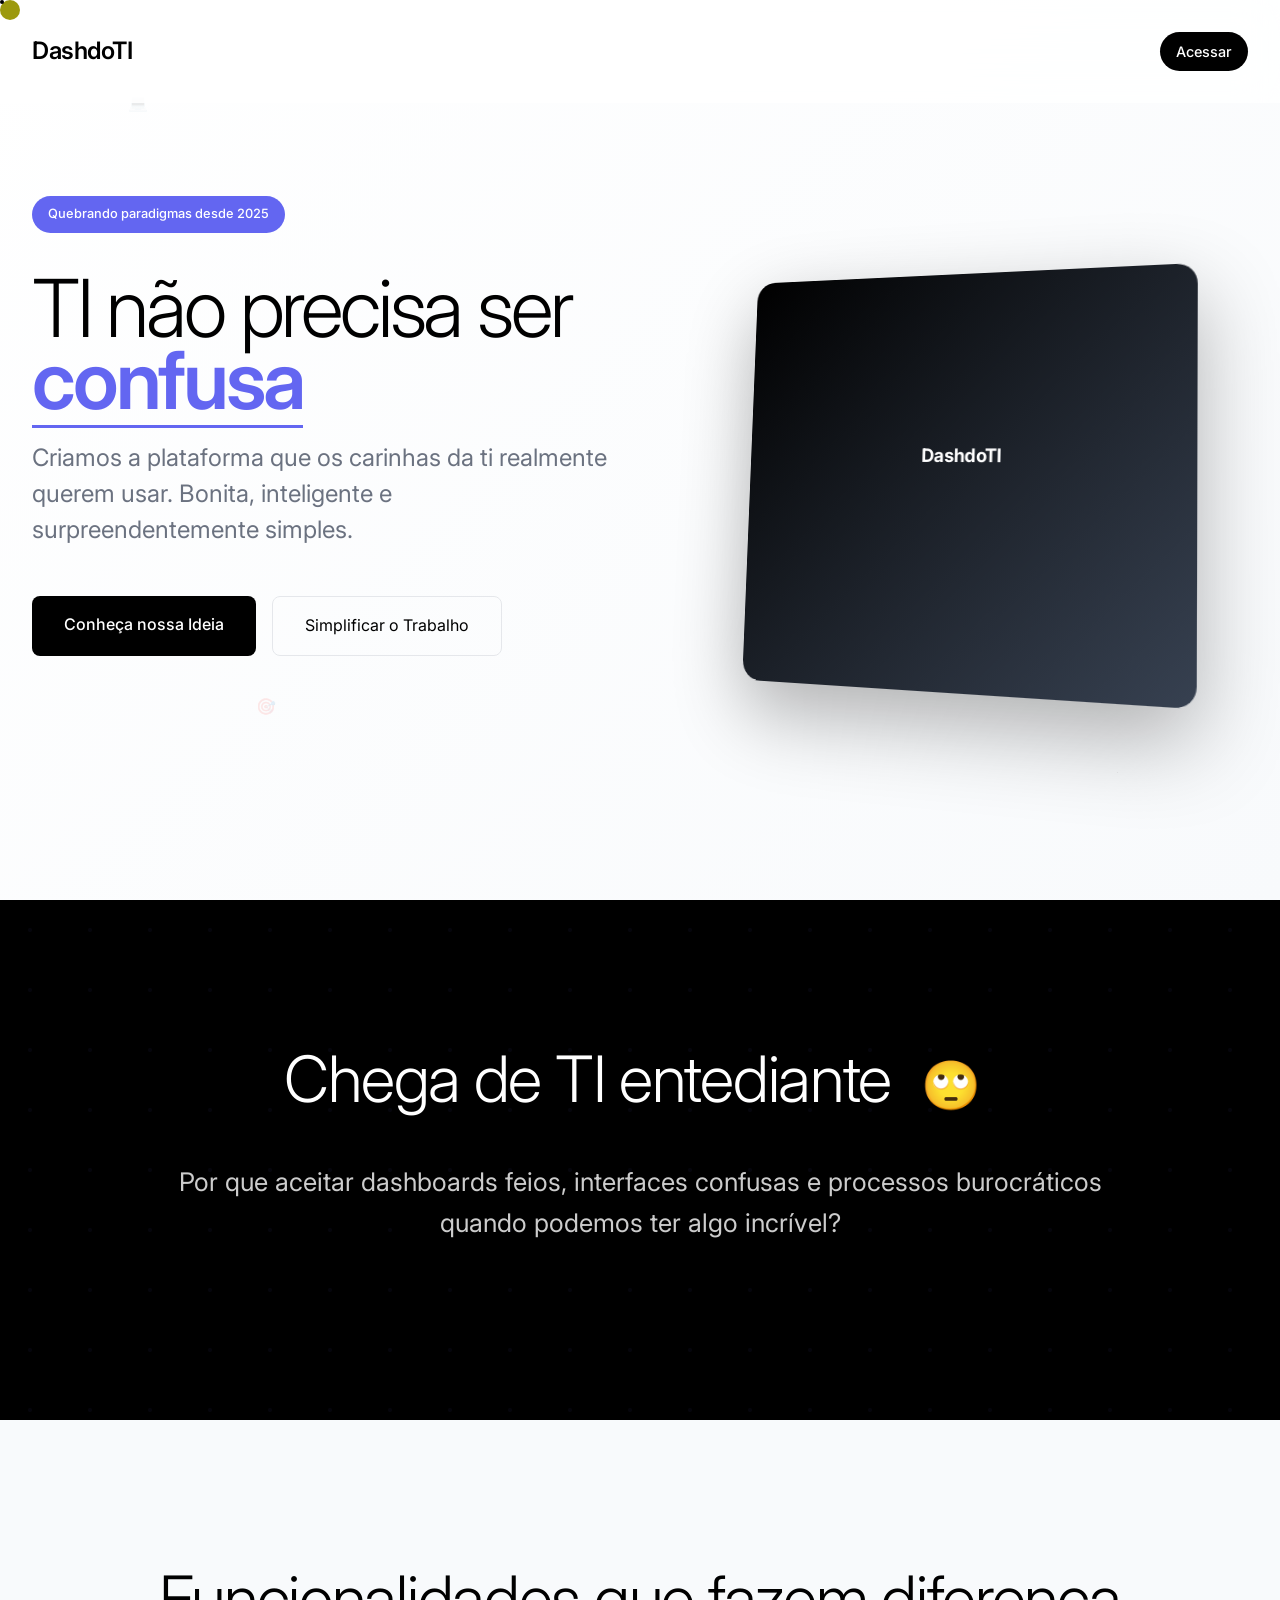
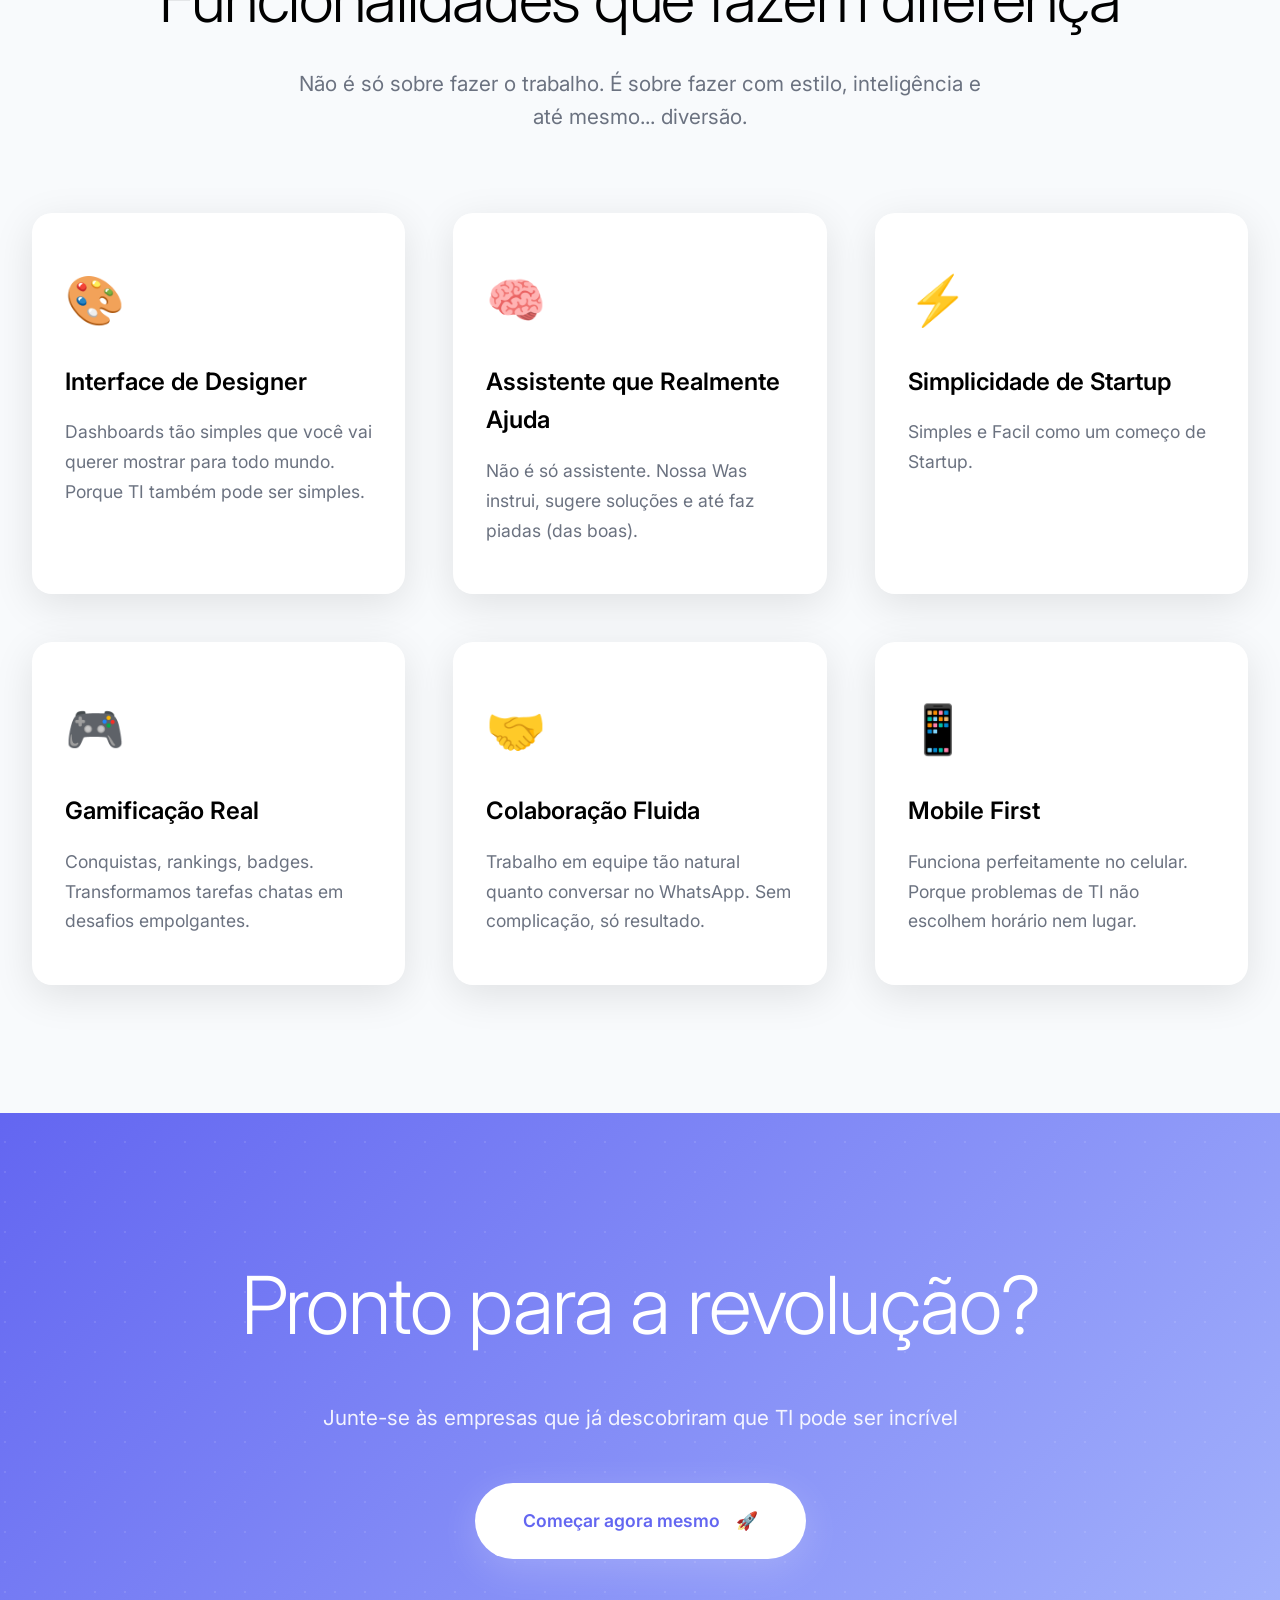
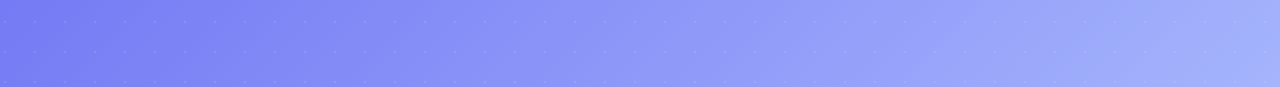
<file: index.html>
<!DOCTYPE html>
<html lang="pt-BR">
<head>
    <meta charset="UTF-8">
    <meta name="viewport" content="width=device-width, initial-scale=1.0">
    <title>DashdoTI - TI Não Precisa Ser Chata</title>
    <link href="https://fonts.googleapis.com/css2?family=Inter:wght@300;400;500;600&family=JetBrains+Mono:wght@300;400;500&display=swap" rel="stylesheet">
    <style>
        * {
            margin: 0;
            padding: 0;
            box-sizing: border-box;
        }

        :root {
            --primary: #000000;
            --secondary: #ffffff;
            --accent: #6366f1;
            --accent-light: #a5b4fc;
            --text-primary: #000000;
            --text-secondary: #6b7280;
            --text-light: #9ca3af;
            --border: #e5e7eb;
            --bg-subtle: #f8fafc;
        }

        body {
            font-family: 'Inter', -apple-system, BlinkMacSystemFont, sans-serif;
            line-height: 1.6;
            color: var(--text-primary);
            background: var(--secondary);
            overflow-x: hidden;
        }

        /* Cursor personalizado */
        body {
            cursor: none;
        }

        .cursor {
            position: fixed;
            width: 20px;
            height: 20px;
            background: var(--accent);
            border-radius: 50%;
            pointer-events: none;
            z-index: 9999;
            mix-blend-mode: difference;
            transition: transform 0.1s ease;
        }

        .cursor-dot {
            position: fixed;
            width: 4px;
            height: 4px;
            background: var(--primary);
            border-radius: 50%;
            pointer-events: none;
            z-index: 10000;
        }

        /* Navigation */
        .nav {
            position: fixed;
            top: 0;
            width: 100%;
            padding: 2rem;
            backdrop-filter: blur(20px);
            background: rgba(255, 255, 255, 0.8);
            z-index: 1000;
            transition: all 0.3s cubic-bezier(0.4, 0, 0.2, 1);
        }

        .nav.scrolled {
            padding: 1rem 2rem;
            border-bottom: 1px solid var(--border);
        }

        .nav-content {
            display: flex;
            justify-content: space-between;
            align-items: center;
            max-width: 1400px;
            margin: 0 auto;
        }

        .logo {
            font-size: 1.5rem;
            font-weight: 600;
            letter-spacing: -0.02em;
            color: var(--text-primary);
            position: relative;
        }

        .logo::after {
            content: '';
            position: absolute;
            bottom: -2px;
            left: 0;
            width: 0;
            height: 2px;
            background: var(--accent);
            transition: width 0.3s ease;
        }

        .logo:hover::after {
            width: 100%;
        }

        .nav-pill {
            padding: 0.5rem 1rem;
            background: var(--primary);
            color: var(--secondary);
            border-radius: 20px;
            text-decoration: none;
            font-size: 0.9rem;
            font-weight: 500;
            transition: all 0.3s ease;
            position: relative;
            overflow: hidden;
        }

        .nav-pill:hover {
            transform: scale(1.05);
            box-shadow: 0 10px 30px rgba(0, 0, 0, 0.2);
        }

        /* Hero Section */
        .hero {
            min-height: 100vh;
            display: flex;
            align-items: center;
            padding: 0 2rem;
            position: relative;
            background: linear-gradient(135deg, var(--secondary) 0%, var(--bg-subtle) 100%);
        }

        .floating-elements {
            position: absolute;
            top: 0;
            left: 0;
            width: 100%;
            height: 100%;
            overflow: hidden;
            pointer-events: none;
        }

        .floating-element {
            position: absolute;
            opacity: 0.1;
            animation: float 20s infinite linear;
        }

        .floating-element:nth-child(1) {
            top: 10%;
            left: 10%;
            animation-delay: 0s;
        }

        .floating-element:nth-child(2) {
            top: 60%;
            right: 10%;
            animation-delay: 5s;
        }

        .floating-element:nth-child(3) {
            bottom: 20%;
            left: 20%;
            animation-delay: 10s;
        }

        @keyframes float {
            0% { transform: translateY(0) rotate(0deg); }
            50% { transform: translateY(-20px) rotate(180deg); }
            100% { transform: translateY(0) rotate(360deg); }
        }

        .hero-container {
            max-width: 1400px;
            margin: 0 auto;
            display: grid;
            grid-template-columns: 1fr 1fr;
            gap: 4rem;
            align-items: center;
        }

        .hero-content {
            z-index: 10;
        }

        .hero-badge {
            display: inline-block;
            padding: 0.5rem 1rem;
            background: var(--accent);
            color: var(--secondary);
            border-radius: 20px;
            font-size: 0.8rem;
            font-weight: 500;
            margin-bottom: 2rem;
            opacity: 0;
            animation: slideInUp 0.8s ease 0.2s forwards;
            position: relative;
            overflow: hidden;
        }

        .hero-badge::before {
            content: '';
            position: absolute;
            top: 0;
            left: -100%;
            width: 100%;
            height: 100%;
            background: linear-gradient(90deg, transparent, rgba(255,255,255,0.3), transparent);
            animation: shimmer 2s infinite;
        }

        @keyframes shimmer {
            0% { left: -100%; }
            100% { left: 100%; }
        }

        .hero-title {
            font-size: clamp(3rem, 8vw, 5rem);
            font-weight: 300;
            letter-spacing: -0.04em;
            margin-bottom: 1.5rem;
            line-height: 0.9;
            opacity: 0;
            animation: slideInUp 0.8s ease 0.4s forwards;
        }

        .hero-highlight {
            color: var(--accent);
            font-weight: 600;
            position: relative;
        }

        .hero-highlight::after {
            content: '';
            position: absolute;
            bottom: 0;
            left: 0;
            width: 100%;
            height: 3px;
            background: var(--accent);
            transform: scaleX(0);
            animation: underlineGrow 1s ease 1s forwards;
        }

        @keyframes underlineGrow {
            to { transform: scaleX(1); }
        }

        .hero-subtitle {
            font-size: clamp(1.2rem, 3vw, 1.5rem);
            color: var(--text-secondary);
            margin-bottom: 3rem;
            line-height: 1.5;
            opacity: 0;
            animation: slideInUp 0.8s ease 0.6s forwards;
        }

        .hero-buttons {
            display: flex;
            gap: 1rem;
            margin-bottom: 3rem;
            opacity: 0;
            animation: slideInUp 0.8s ease 0.8s forwards;
        }

        .btn-primary {
            padding: 1rem 2rem;
            background: var(--primary);
            color: var(--secondary);
            text-decoration: none;
            border-radius: 8px;
            font-weight: 500;
            transition: all 0.3s cubic-bezier(0.4, 0, 0.2, 1);
            position: relative;
            overflow: hidden;
        }

        .btn-primary::before {
            content: '';
            position: absolute;
            top: 0;
            left: -100%;
            width: 100%;
            height: 100%;
            background: linear-gradient(90deg, transparent, rgba(255,255,255,0.2), transparent);
            transition: left 0.6s;
        }

        .btn-primary:hover::before {
            left: 100%;
        }

        .btn-primary:hover {
            transform: translateY(-2px);
            box-shadow: 0 20px 40px rgba(0, 0, 0, 0.2);
        }

        .btn-secondary {
            padding: 1rem 2rem;
            color: var(--text-primary);
            text-decoration: none;
            border: 1px solid var(--border);
            border-radius: 8px;
            transition: all 0.3s ease;
            backdrop-filter: blur(10px);
        }

        .btn-secondary:hover {
            background: var(--bg-subtle);
            transform: translateY(-2px);
        }

        .hero-stats {
            display: flex;
            gap: 3rem;
            opacity: 0;
            animation: slideInUp 0.8s ease 1s forwards;
        }

        .stat {
            text-align: left;
        }

        .stat-number {
            font-size: 2rem;
            font-weight: 600;
            color: var(--accent);
            margin-bottom: 0.5rem;
            font-family: 'JetBrains Mono', monospace;
        }

        .stat-label {
            color: var(--text-light);
            font-size: 0.9rem;
        }

        /* Hero Visual */
        .hero-visual {
            position: relative;
            height: 600px;
            opacity: 0;
            animation: slideInUp 0.8s ease 0.4s forwards;
        }

        .mockup-container {
            position: relative;
            width: 100%;
            height: 100%;
            perspective: 1000px;
        }

        .mockup-screen {
            width: 80%;
            height: 70%;
            background: linear-gradient(135deg, var(--primary) 0%, #374151 100%);
            border-radius: 20px;
            position: absolute;
            top: 20%;
            left: 10%;
            box-shadow: 0 30px 80px rgba(0, 0, 0, 0.3);
            transform: rotateY(-15deg) rotateX(5deg);
            animation: screenFloat 6s ease-in-out infinite;
            overflow: hidden;
        }

        @keyframes screenFloat {
            0%, 100% { transform: rotateY(-15deg) rotateX(5deg) translateY(0); }
            50% { transform: rotateY(-15deg) rotateX(5deg) translateY(-10px); }
        }

        .mockup-content {
            padding: 2rem;
            height: 100%;
            display: flex;
            flex-direction: column;
            justify-content: center;
            align-items: center;
            color: var(--secondary);
            text-align: center;
        }

        .code-preview {
            font-family: 'JetBrains Mono', monospace;
            font-size: 0.8rem;
            color: var(--accent-light);
            background: rgba(0, 0, 0, 0.5);
            padding: 1rem;
            border-radius: 8px;
            margin-top: 1rem;
            width: 100%;
            text-align: left;
            opacity: 0;
            animation: typewriter 3s ease-in-out 2s infinite;
        }

        @keyframes typewriter {
            0%, 90%, 100% { opacity: 0; }
            10%, 80% { opacity: 1; }
        }

        /* Provocação Section */
        .provocation {
            padding: 8rem 2rem;
            background: var(--primary);
            color: var(--secondary);
            text-align: center;
            position: relative;
            overflow: hidden;
        }

        .provocation::before {
            content: '';
            position: absolute;
            top: 0;
            left: 0;
            width: 100%;
            height: 100%;
            background: url("data:image/svg+xml,%3Csvg width='60' height='60' viewBox='0 0 60 60' xmlns='http://www.w3.org/2000/svg'%3E%3Cg fill='none' fill-rule='evenodd'%3E%3Cg fill='%236366f1' fill-opacity='0.05'%3E%3Ccircle cx='30' cy='30' r='2'/%3E%3C/g%3E%3C/g%3E%3C/svg%3E");
            animation: patternMove 20s linear infinite;
        }

        @keyframes patternMove {
            0% { transform: translateX(0) translateY(0); }
            100% { transform: translateX(-60px) translateY(-60px); }
        }

        .provocation-container {
            max-width: 1000px;
            margin: 0 auto;
            position: relative;
            z-index: 10;
        }

        .provocation-title {
            font-size: clamp(2.5rem, 6vw, 4rem);
            font-weight: 300;
            margin-bottom: 2rem;
            letter-spacing: -0.02em;
        }

        .provocation-emoji {
            font-size: 3rem;
            margin: 0 1rem;
            animation: bounce 2s infinite;
        }

        @keyframes bounce {
            0%, 100% { transform: translateY(0); }
            50% { transform: translateY(-10px); }
        }

        .provocation-text {
            font-size: clamp(1.2rem, 3vw, 1.6rem);
            color: rgba(255, 255, 255, 0.8);
            margin-bottom: 3rem;
            line-height: 1.6;
        }

        .myth-buster {
            display: grid;
            grid-template-columns: repeat(auto-fit, minmax(250px, 1fr));
            gap: 2rem;
            margin-top: 4rem;
        }

        .myth-card {
            background: rgba(255, 255, 255, 0.1);
            padding: 2rem;
            border-radius: 16px;
            backdrop-filter: blur(10px);
            border: 1px solid rgba(255, 255, 255, 0.1);
            transition: all 0.3s ease;
        }

        .myth-card:hover {
            transform: translateY(-5px) scale(1.02);
            background: rgba(255, 255, 255, 0.15);
        }

        .myth-before {
            font-size: 1.2rem;
            color: #ef4444;
            text-decoration: line-through;
            margin-bottom: 1rem;
        }

        .myth-after {
            font-size: 1.2rem;
            color: var(--accent-light);
            font-weight: 500;
        }

        /* Features com Twist */
        .features {
            padding: 8rem 2rem;
            background: var(--bg-subtle);
        }

        .features-container {
            max-width: 1400px;
            margin: 0 auto;
        }

        .section-header {
            text-align: center;
            margin-bottom: 5rem;
        }

        .section-title {
            font-size: clamp(2.5rem, 6vw, 4rem);
            font-weight: 300;
            margin-bottom: 1rem;
            letter-spacing: -0.02em;
        }

        .section-subtitle {
            font-size: 1.3rem;
            color: var(--text-secondary);
            max-width: 700px;
            margin: 0 auto;
        }

        .features-grid {
            display: grid;
            grid-template-columns: repeat(auto-fit, minmax(350px, 1fr));
            gap: 3rem;
        }

        .feature-card {
            background: var(--secondary);
            padding: 3rem 2rem;
            border-radius: 20px;
            box-shadow: 0 10px 40px rgba(0, 0, 0, 0.1);
            transition: all 0.5s cubic-bezier(0.4, 0, 0.2, 1);
            position: relative;
            overflow: hidden;
            border: 1px solid transparent;
        }

        .feature-card::before {
            content: '';
            position: absolute;
            top: 0;
            left: 0;
            width: 100%;
            height: 100%;
            background: linear-gradient(135deg, var(--accent), var(--accent-light));
            opacity: 0;
            transition: opacity 0.3s ease;
        }

        .feature-card:hover::before {
            opacity: 0.05;
        }

        .feature-card:hover {
            transform: translateY(-10px);
            box-shadow: 0 30px 80px rgba(99, 102, 241, 0.2);
            border-color: var(--accent);
        }

        .feature-icon {
            font-size: 3rem;
            margin-bottom: 1.5rem;
            display: block;
        }

        .feature-title {
            font-size: 1.5rem;
            font-weight: 600;
            margin-bottom: 1rem;
            color: var(--text-primary);
        }

        .feature-description {
            color: var(--text-secondary);
            line-height: 1.7;
            font-size: 1.1rem;
        }

        /* CTA Final */
        .final-cta {
            padding: 8rem 2rem;
            background: linear-gradient(135deg, var(--accent) 0%, var(--accent-light) 100%);
            color: var(--secondary);
            text-align: center;
            position: relative;
            overflow: hidden;
        }

        .final-cta::before {
            content: '';
            position: absolute;
            top: -50%;
            left: -50%;
            width: 200%;
            height: 200%;
            background: radial-gradient(circle, rgba(255,255,255,0.1) 1px, transparent 1px);
            background-size: 30px 30px;
            animation: rotate 30s linear infinite;
        }

        @keyframes rotate {
            0% { transform: rotate(0deg); }
            100% { transform: rotate(360deg); }
        }

        .final-container {
            max-width: 800px;
            margin: 0 auto;
            position: relative;
            z-index: 10;
        }

        .final-title {
            font-size: clamp(3rem, 8vw, 5rem);
            font-weight: 300;
            margin-bottom: 2rem;
            letter-spacing: -0.02em;
        }

        .final-subtitle {
            font-size: 1.3rem;
            margin-bottom: 3rem;
            opacity: 0.9;
        }

        .final-btn {
            display: inline-flex;
            align-items: center;
            gap: 1rem;
            padding: 1.5rem 3rem;
            background: var(--secondary);
            color: var(--accent);
            text-decoration: none;
            border-radius: 50px;
            font-weight: 600;
            font-size: 1.1rem;
            transition: all 0.4s ease;
            box-shadow: 0 10px 40px rgba(255, 255, 255, 0.2);
        }

        .final-btn:hover {
            transform: translateY(-3px) scale(1.05);
            box-shadow: 0 20px 60px rgba(255, 255, 255, 0.3);
        }

        /* Animations */
        @keyframes slideInUp {
            from {
                opacity: 0;
                transform: translateY(2rem);
            }
            to {
                opacity: 1;
                transform: translateY(0);
            }
        }

        /* Responsive */
        @media (max-width: 1024px) {
            .hero-container {
                grid-template-columns: 1fr;
                text-align: center;
            }
            
            .hero-visual {
                order: -1;
                height: 400px;
            }
        }

        @media (max-width: 768px) {
            .cursor, .cursor-dot {
                display: none;
            }
            
            body {
                cursor: auto;
            }
            
            .hero-buttons {
                flex-direction: column;
            }
            
            .hero-stats {
                justify-content: center;
            }
            
            .myth-buster {
                grid-template-columns: 1fr;
            }
        }
    </style>
</head>
<body>
    <div class="cursor"></div>
    <div class="cursor-dot"></div>

    <nav class="nav">
        <div class="nav-content">
            <div class="logo">DashdoTI</div>
            <a href="dashboard.html" class="nav-pill">Acessar </a>

        </div>
    </nav>

    <section class="hero">
        <div class="floating-elements">
            <div class="floating-element">💻</div>
            <div class="floating-element">⚡</div>
            <div class="floating-element">🎯</div>
        </div>
        
        <div class="hero-container">
            <div class="hero-content">
                <div class="hero-badge">Quebrando paradigmas desde 2025</div>
                <h1 class="hero-title">
                    TI não precisa ser <span class="hero-highlight">confusa</span>
                </h1>
                <p class="hero-subtitle">
                    Criamos a plataforma que os carinhas da ti realmente querem usar. 
                    Bonita, inteligente e surpreendentemente simples.
                </p>
                <div class="hero-buttons">
                    <a href="#demo" class="btn-primary">Conheça nossa Ideia</a>
                    <a href="dashboard.html" class="btn-secondary">Simplificar o Trabalho</a>
                </div>
                
            </div>
            
            <div class="hero-visual">
                <div class="mockup-container">
                    <div class="mockup-screen">
                        <div class="mockup-content">
                            <h3>DashdoTI</h3>
                            <div class="code-preview">
                                if (boring) {<br>
                                &nbsp;&nbsp;makItAwesome();<br>
                                }
                            </div>
                        </div>
                    </div>
                </div>
            </div>
        </div>
    </section>

    <section class="provocation">
        <div class="provocation-container">
            <h2 class="provocation-title">
                Chega de TI entediante 
                <span class="provocation-emoji">🙄</span>
            </h2>
            <p class="provocation-text">
                Por que aceitar dashboards feios, interfaces confusas e processos burocráticos 
                quando podemos ter algo incrível?
            </p>
            
            
        </div>
    </section>

    <section class="features" id="features">
        <div class="features-container">
            <div class="section-header">
                <h2 class="section-title">Funcionalidades que fazem diferença</h2>
                <p class="section-subtitle">
                    Não é só sobre fazer o trabalho. É sobre fazer com estilo, 
                    inteligência e até mesmo... diversão.
                </p>
            </div>
            
            <div class="features-grid">
                <div class="feature-card">
                    <div class="feature-icon">🎨</div>
                    <h3 class="feature-title">Interface de Designer</h3>
                    <p class="feature-description">
                        Dashboards tão simples que você vai querer mostrar para todo mundo. 
                        Porque TI também pode ser simples.
                    </p>
                </div>

                <div class="feature-card">
                    <div class="feature-icon">🧠</div>
                    <h3 class="feature-title">Assistente que Realmente Ajuda</h3>
                    <p class="feature-description">
                        Não é só assistente. Nossa Was instrui, sugere soluções 
                        e até faz piadas (das boas).
                    </p>
                </div>

                <div class="feature-card">
                    <div class="feature-icon">⚡</div>
                    <h3 class="feature-title">Simplicidade de Startup</h3>
                    <p class="feature-description">
                        Simples e Facil como um começo de Startup.
                    </p>
                </div>

                <div class="feature-card">
                    <div class="feature-icon">🎮</div>
                    <h3 class="feature-title">Gamificação Real</h3>
                    <p class="feature-description">
                        Conquistas, rankings, badges. Transformamos tarefas chatas 
                        em desafios empolgantes.
                    </p>
                </div>

                <div class="feature-card">
                    <div class="feature-icon">🤝</div>
                    <h3 class="feature-title">Colaboração Fluida</h3>
                    <p class="feature-description">
                        Trabalho em equipe tão natural quanto conversar no WhatsApp. 
                        Sem complicação, só resultado.
                    </p>
                </div>

                <div class="feature-card">
                    <div class="feature-icon">📱</div>
                    <h3 class="feature-title">Mobile First</h3>
                    <p class="feature-description">
                        Funciona perfeitamente no celular. Porque problemas de TI 
                        não escolhem horário nem lugar.
                    </p>
                </div>
            </div>
        </div>
    </section>

    <section class="final-cta" id="demo">
        <div class="final-container">
            <h2 class="final-title">Pronto para a revolução?</h2>
            <p class="final-subtitle">
                Junte-se às empresas que já descobriram que TI pode ser incrível
            </p>
            <a href="dashboard.html" class="final-btn">
                Começar agora mesmo
                <span>🚀</span>
            </a>
        </div>
    </section>

    <script>
        // Cursor customizado
        const cursor = document.querySelector('.cursor');
        const cursorDot = document.querySelector('.cursor-dot');

        document.addEventListener('mousemove', (e) => {
            cursor.style.left = e.clientX - 10 + 'px';
            cursor.style.top = e.clientY - 10 + 'px';
            cursorDot.style.left = e.clientX - 2 + 'px';
            cursorDot.style.top = e.clientY - 2 + 'px';
        });

        // Hover effects no cursor
        document.querySelectorAll('a, button, .feature-card').forEach(el => {
            el.addEventListener('mouseenter', () => {
                cursor.style.transform = 'scale(2)';
            });
            el.addEventListener('mouseleave', () => {
                cursor.style.transform = 'scale(1)';
            });
        });

        // Navbar scroll effect
        window.addEventListener('scroll', () => {
            const nav = document.querySelector('.nav');
            if (window.scrollY > 100) {
                nav.classList.add('scrolled');
            } else {
                nav.classList.remove('scrolled');
            }
        });

        // Smooth scrolling
        document.querySelectorAll('a[href^="#"]').forEach(anchor => {
            anchor.addEventListener('click', function (e) {
                e.preventDefault();
                const target = document.querySelector(this.getAttribute('href'));
                if (target) {
                    target.scrollIntoView({
                        behavior: 'smooth'
                    });
                }
            });
        });

        // Intersection Observer para animações
        const observerOptions = {
            threshold: 0.1,
            rootMargin: '0px 0px -50px 0px'
        };

        const observer = new IntersectionObserver((entries) => {
            entries.forEach(entry => {
                if (entry.isIntersecting) {
                    entry.target.style.opacity = '1';
                    entry.target.style.transform = 'translateY(0)';
                }
            });
        }, observerOptions);

        // Observar elementos para animações de scroll
        document.querySelectorAll('.feature-card, .myth-card, .section-header').forEach(el => {
            el.style.opacity = '0';
            el.style.transform = 'translateY(30px)';
            el.style.transition = 'all 0.8s cubic-bezier(0.4, 0, 0.2, 1)';
            observer.observe(el);
        });

        // Easter eggs e interações divertidas
        let clickCount = 0;
        document.querySelector('.logo').addEventListener('click', () => {
            clickCount++;
            if (clickCount === 5) {
                document.body.style.filter = 'hue-rotate(180deg)';
                setTimeout(() => {
                    document.body.style.filter = 'none';
                }, 2000);
                clickCount = 0;
            }
        });

        // Efeito de partículas no hover dos cards
        document.querySelectorAll('.feature-card').forEach(card => {
            card.addEventListener('mouseenter', (e) => {
                createParticles(e.target);
            });
        });

        function createParticles(element) {
            for (let i = 0; i < 5; i++) {
                const particle = document.createElement('div');
                particle.style.position = 'absolute';
                particle.style.width = '4px';
                particle.style.height = '4px';
                particle.style.background = 'var(--accent)';
                particle.style.borderRadius = '50%';
                particle.style.pointerEvents = 'none';
                particle.style.zIndex = '1000';
                
                const rect = element.getBoundingClientRect();
                particle.style.left = rect.left + Math.random() * rect.width + 'px';
                particle.style.top = rect.top + Math.random() * rect.height + 'px';
                
                document.body.appendChild(particle);
                
                particle.animate([
                    { opacity: 1, transform: 'translateY(0) scale(1)' },
                    { opacity: 0, transform: 'translateY(-50px) scale(0)' }
                ], {
                    duration: 1000,
                    easing: 'cubic-bezier(0.4, 0, 0.2, 1)'
                });
                
                setTimeout(() => {
                    particle.remove();
                }, 1000);
            }
        }

        // Animação de digitação no código
        const codeElement = document.querySelector('.code-preview');
        const codeText = codeElement.innerHTML;
        codeElement.innerHTML = '';

        function typeCode() {
            let i = 0;
            const timer = setInterval(() => {
                if (i < codeText.length) {
                    codeElement.innerHTML = codeText.slice(0, i + 1);
                    i++;
                } else {
                    clearInterval(timer);
                    setTimeout(() => {
                        codeElement.innerHTML = '';
                        typeCode();
                    }, 2000);
                }
            }, 100);
        }

        // Iniciar animação de digitação após 2 segundos
        setTimeout(typeCode, 2000);

        // Efeito parallax sutil
        window.addEventListener('scroll', () => {
            const scrolled = window.pageYOffset;
            const parallaxElements = document.querySelectorAll('.floating-element');
            
            parallaxElements.forEach((el, index) => {
                const speed = 0.5 + (index * 0.1);
                el.style.transform = `translateY(${scrolled * speed}px) rotate(${scrolled * 0.1}deg)`;
            });
        });

        // Shake animation no botão final quando scroll chega perto
        const finalBtn = document.querySelector('.final-btn');
        const finalSection = document.querySelector('.final-cta');

        const finalObserver = new IntersectionObserver((entries) => {
            entries.forEach(entry => {
                if (entry.isIntersecting) {
                    finalBtn.style.animation = 'shake 0.5s ease-in-out';
                    setTimeout(() => {
                        finalBtn.style.animation = 'none';
                    }, 500);
                }
            });
        }, { threshold: 0.5 });

        finalObserver.observe(finalSection);

        // Adicionar keyframes para shake animation
        const shakeKeyframes = `
            @keyframes shake {
                0%, 100% { transform: translateX(0); }
                25% { transform: translateX(-5px); }
                75% { transform: translateX(5px); }
            }
        `;
        
        const styleSheet = document.createElement('style');
        styleSheet.textContent = shakeKeyframes;
        document.head.appendChild(styleSheet);
    </script>
</body>
</html>
</file>
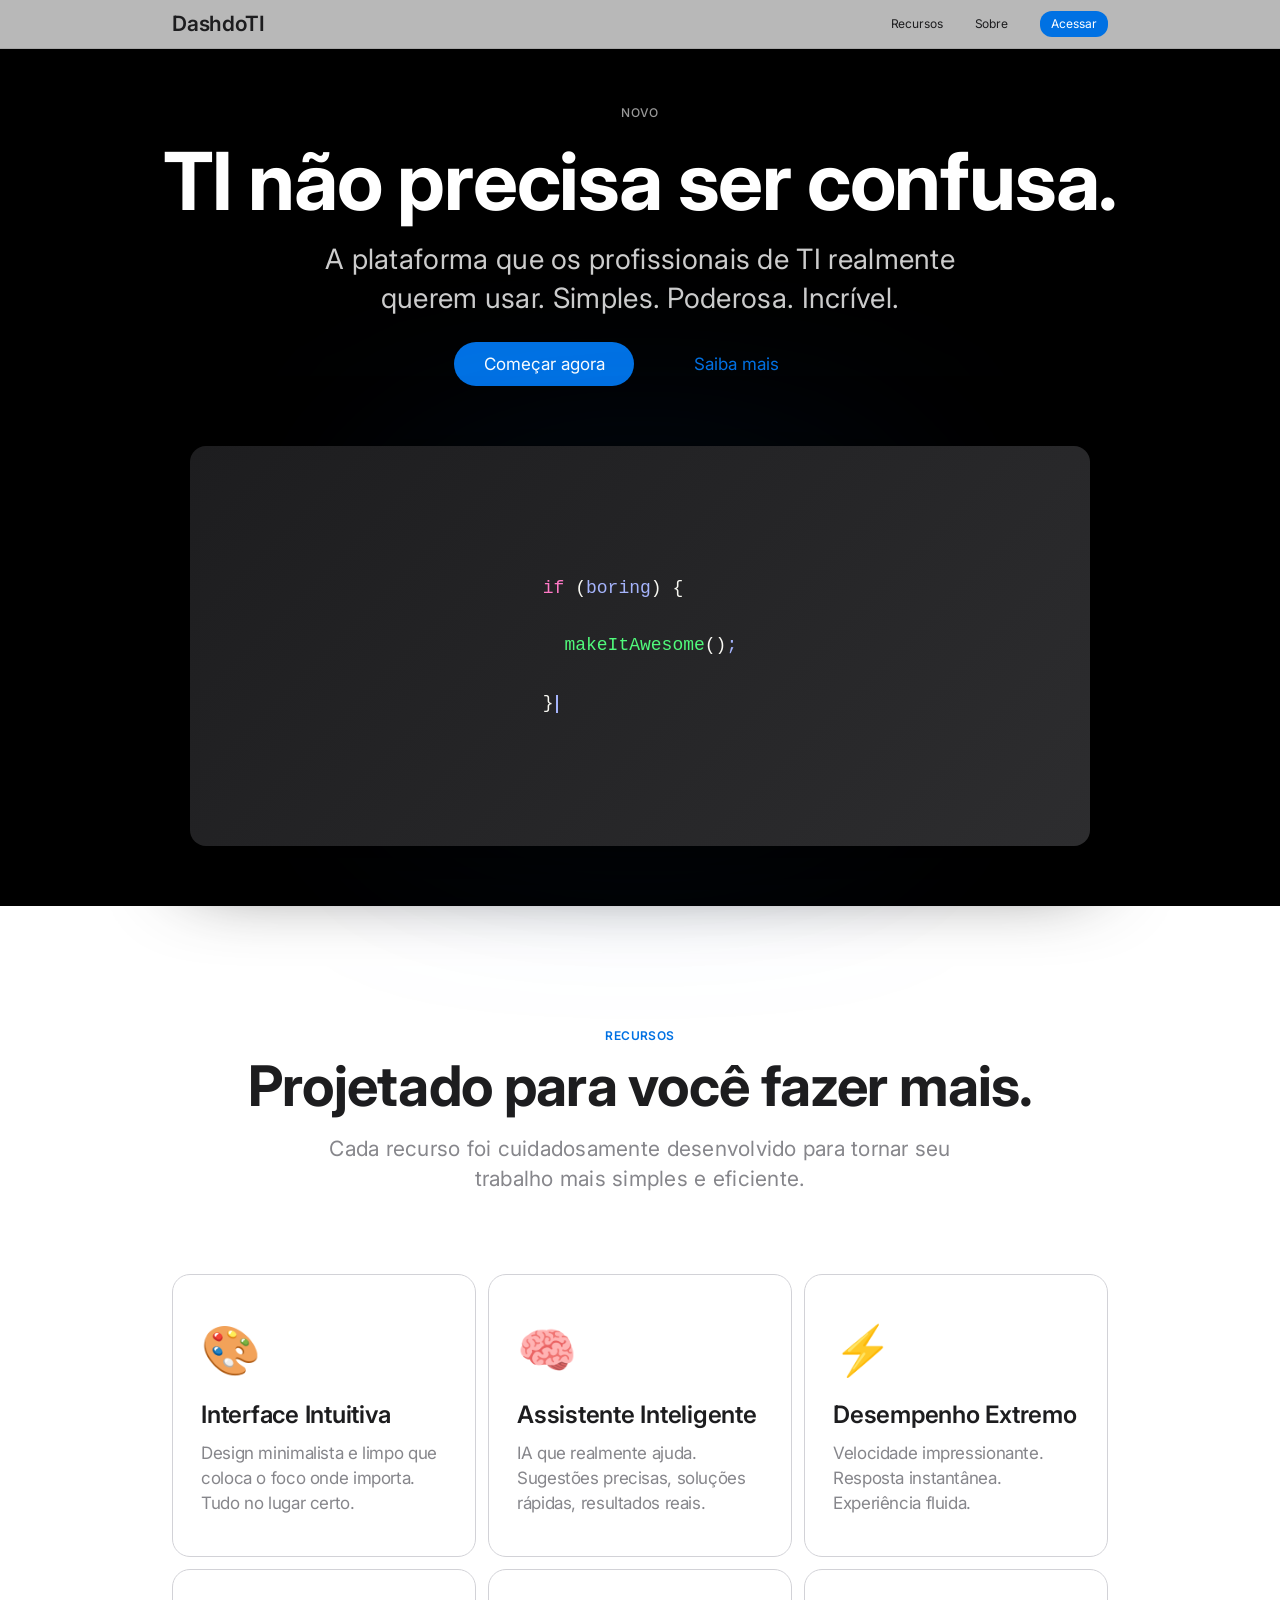
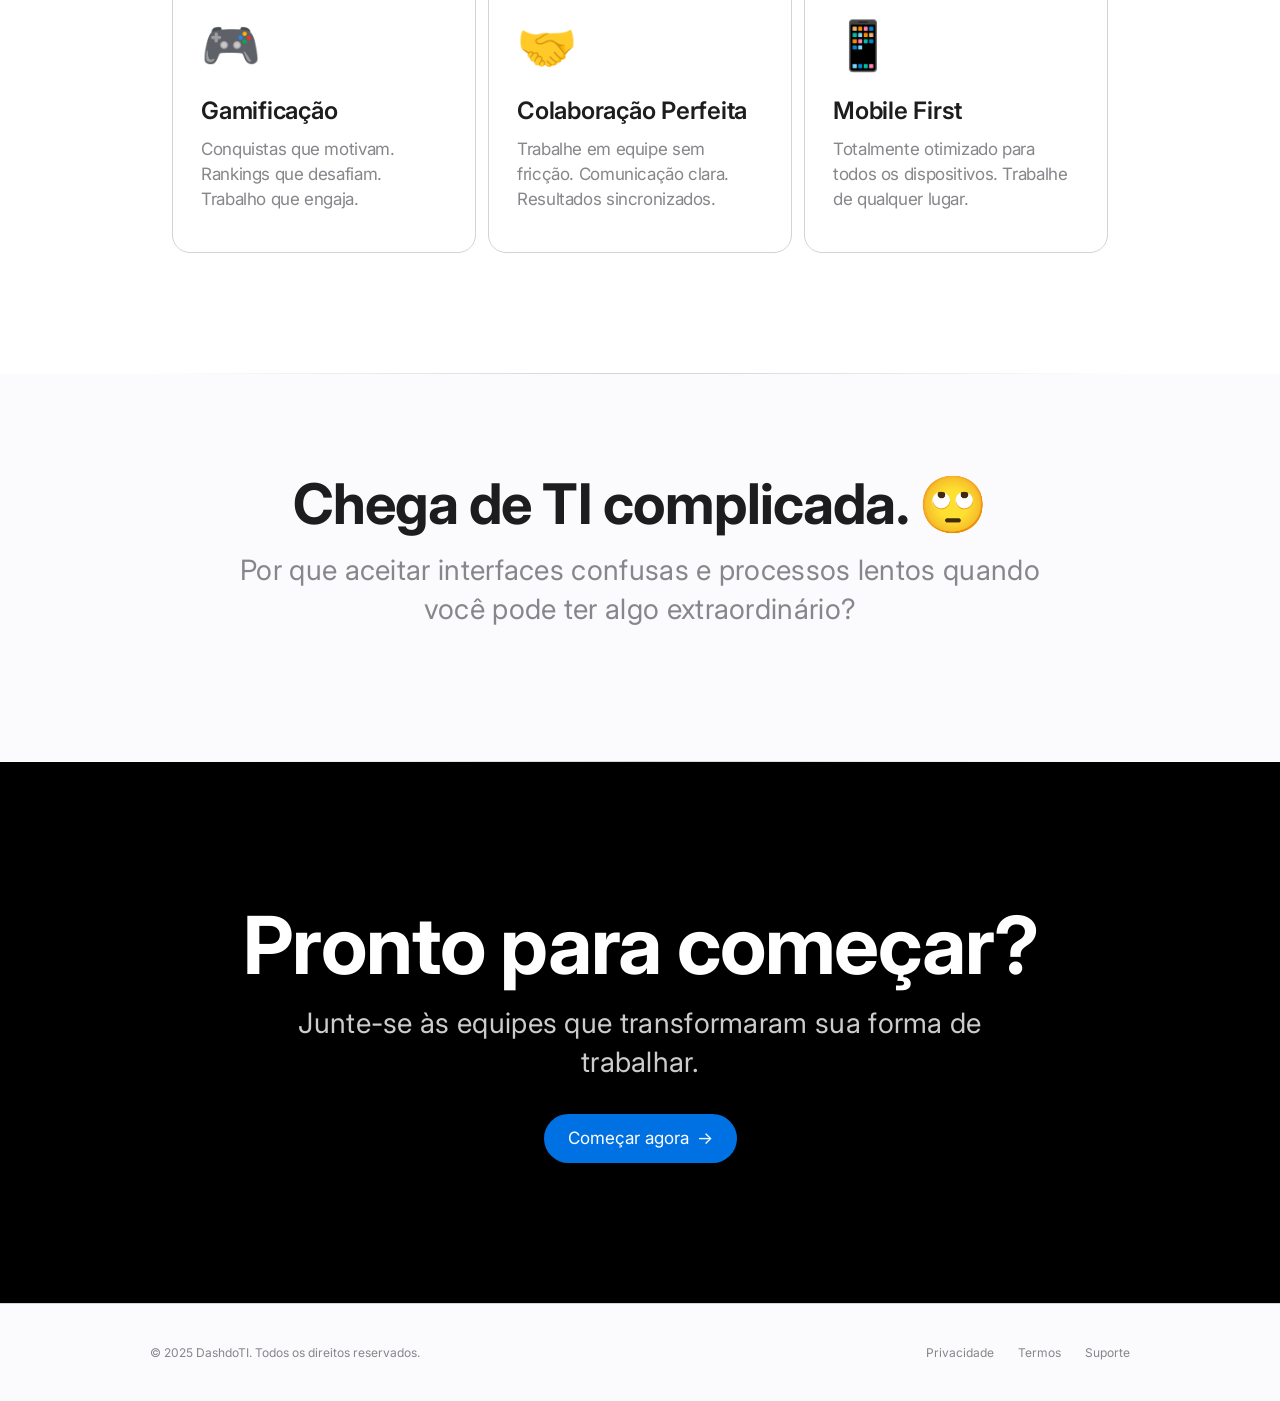
<file: landing.html>
<!DOCTYPE html>
<html lang="pt-BR">
<head>
    <meta charset="UTF-8">
    <meta name="viewport" content="width=device-width, initial-scale=1.0, maximum-scale=5.0">
    <title>DashdoTI - TI Não Precisa Ser Chata</title>
    <link href="https://fonts.googleapis.com/css2?family=Inter:wght@300;400;500;600;700;800;900&display=swap" rel="stylesheet">
    <style>
        * {
            margin: 0;
            padding: 0;
            box-sizing: border-box;
        }

        :root {
            --primary: #000000;
            --secondary: #ffffff;
            --accent: #0071e3;
            --accent-hover: #0077ed;
            --text-primary: #1d1d1f;
            --text-secondary: #86868b;
            --border: #d2d2d7;
            --bg-subtle: #fbfbfd;
            --card-bg: rgba(255, 255, 255, 0.8);
        }

        html {
            scroll-behavior: smooth;
            -webkit-font-smoothing: antialiased;
            -moz-osx-font-smoothing: grayscale;
        }

        body {
            font-family: -apple-system, BlinkMacSystemFont, 'Inter', 'SF Pro Display', 'SF Pro Text', 'Helvetica Neue', sans-serif;
            line-height: 1.47059;
            color: var(--text-primary);
            background: var(--secondary);
            overflow-x: hidden;
            font-weight: 400;
        }

        /* Navigation - Apple Style */
        .nav {
            position: fixed;
            top: 0;
            width: 100%;
            backdrop-filter: saturate(180%) blur(20px);
            background: rgba(255, 255, 255, 0.72);
            z-index: 1000;
            border-bottom: 1px solid rgba(0, 0, 0, 0.1);
            transition: all 0.3s cubic-bezier(0.28, 0.11, 0.32, 1);
        }

        .nav::before {
            content: '';
            position: absolute;
            top: 0;
            left: 0;
            right: 0;
            height: 1px;
            background: linear-gradient(90deg, transparent, rgba(0, 113, 227, 0.3), transparent);
            opacity: 0;
            transition: opacity 0.3s ease;
        }

        .nav:hover::before {
            opacity: 1;
        }

        .nav-content {
            display: flex;
            justify-content: space-between;
            align-items: center;
            max-width: 980px;
            margin: 0 auto;
            padding: 0 22px;
            height: 44px;
        }

        @media (min-width: 1024px) {
            .nav-content {
                max-width: 980px;
                height: 48px;
            }
        }

        .logo {
            font-size: 21px;
            font-weight: 600;
            letter-spacing: -0.01em;
            color: var(--text-primary);
            text-decoration: none;
        }

        .nav-links {
            display: flex;
            gap: 32px;
            align-items: center;
        }

        .nav-link {
            color: var(--text-primary);
            text-decoration: none;
            font-size: 12px;
            font-weight: 400;
            letter-spacing: -0.01em;
            transition: all 0.3s cubic-bezier(0.28, 0.11, 0.32, 1);
            position: relative;
        }

        .nav-link::after {
            content: '';
            position: absolute;
            bottom: -4px;
            left: 0;
            right: 0;
            height: 1px;
            background: var(--accent);
            transform: scaleX(0);
            transition: transform 0.3s cubic-bezier(0.28, 0.11, 0.32, 1);
        }

        .nav-link:hover {
            color: var(--accent);
        }

        .nav-link:hover::after {
            transform: scaleX(1);
        }

        .nav-cta {
            padding: 4px 11px;
            background: var(--accent);
            color: var(--secondary);
            border-radius: 12px;
            text-decoration: none;
            font-size: 12px;
            font-weight: 400;
            transition: all 0.3s cubic-bezier(0.28, 0.11, 0.32, 1);
            position: relative;
            overflow: hidden;
        }

        .nav-cta::before {
            content: '';
            position: absolute;
            top: 50%;
            left: 50%;
            width: 0;
            height: 0;
            background: rgba(255, 255, 255, 0.2);
            border-radius: 50%;
            transform: translate(-50%, -50%);
            transition: width 0.4s ease, height 0.4s ease;
        }

        .nav-cta:hover::before {
            width: 100px;
            height: 100px;
        }

        .nav-cta:hover {
            background: var(--accent-hover);
            transform: translateY(-1px);
            box-shadow: 0 4px 12px rgba(0, 113, 227, 0.25);
        }

        /* Hero Section - Apple Style */
        .hero {
            min-height: 100vh;
            display: flex;
            align-items: center;
            justify-content: center;
            padding: 100px 22px 60px;
            position: relative;
            background: var(--primary);
            color: var(--secondary);
            text-align: center;
        }

        .hero-container {
            max-width: 980px;
            margin: 0 auto;
            width: 100%;
        }

        .hero-badge {
            display: inline-block;
            font-size: 12px;
            font-weight: 500;
            letter-spacing: 0.04em;
            text-transform: uppercase;
            color: rgba(255, 255, 255, 0.6);
            margin-bottom: 16px;
            opacity: 0;
            animation: fadeInUp 0.8s cubic-bezier(0.28, 0.11, 0.32, 1) 0.2s forwards;
        }

        .hero-title {
            font-size: 48px;
            font-weight: 700;
            letter-spacing: -0.015em;
            line-height: 1.08349;
            margin-bottom: 16px;
            opacity: 0;
            animation: fadeInUp 0.8s cubic-bezier(0.28, 0.11, 0.32, 1) 0.3s forwards;
        }

        @media (min-width: 768px) {
            .hero-title {
                font-size: 64px;
            }
        }

        @media (min-width: 1024px) {
            .hero-title {
                font-size: 80px;
            }
        }

        .hero-subtitle {
            font-size: 21px;
            font-weight: 400;
            line-height: 1.381;
            letter-spacing: 0.011em;
            color: rgba(255, 255, 255, 0.8);
            margin-bottom: 24px;
            max-width: 700px;
            margin-left: auto;
            margin-right: auto;
            opacity: 0;
            animation: fadeInUp 0.8s cubic-bezier(0.28, 0.11, 0.32, 1) 0.4s forwards;
        }

        @media (min-width: 768px) {
            .hero-subtitle {
                font-size: 28px;
            }
        }

        .hero-buttons {
            display: flex;
            flex-direction: column;
            gap: 12px;
            align-items: center;
            margin-bottom: 40px;
            opacity: 0;
            animation: fadeInUp 0.8s cubic-bezier(0.28, 0.11, 0.32, 1) 0.5s forwards;
        }

        @media (min-width: 640px) {
            .hero-buttons {
                flex-direction: row;
                justify-content: center;
            }
        }

        .btn-primary {
            display: inline-block;
            padding: 12px 22px;
            background: var(--accent);
            color: var(--secondary);
            text-decoration: none;
            border-radius: 980px;
            font-size: 17px;
            font-weight: 400;
            line-height: 1.17648;
            transition: all 0.3s cubic-bezier(0.28, 0.11, 0.32, 1);
            min-width: 180px;
            text-align: center;
            position: relative;
            overflow: hidden;
        }

        .btn-primary::before {
            content: '';
            position: absolute;
            top: 50%;
            left: 50%;
            width: 0;
            height: 0;
            border-radius: 50%;
            background: rgba(255, 255, 255, 0.2);
            transform: translate(-50%, -50%);
            transition: width 0.6s ease, height 0.6s ease;
        }

        .btn-primary:hover::before {
            width: 300px;
            height: 300px;
        }

        .btn-primary:hover {
            background: var(--accent-hover);
            transform: translateY(-2px);
            box-shadow: 0 8px 24px rgba(0, 113, 227, 0.25);
        }

        .btn-primary:active {
            transform: translateY(0);
        }

        .btn-secondary {
            display: inline-block;
            padding: 12px 22px;
            color: var(--accent);
            text-decoration: none;
            border-radius: 980px;
            font-size: 17px;
            font-weight: 400;
            line-height: 1.17648;
            transition: all 0.3s cubic-bezier(0.28, 0.11, 0.32, 1);
            min-width: 180px;
            text-align: center;
            position: relative;
        }

        .btn-secondary::after {
            content: '';
            position: absolute;
            bottom: 8px;
            left: 22px;
            right: 22px;
            height: 1px;
            background: var(--accent);
            transform: scaleX(0);
            transition: transform 0.3s cubic-bezier(0.28, 0.11, 0.32, 1);
        }

        .btn-secondary:hover::after {
            transform: scaleX(1);
        }

        .hero-visual {
            position: relative;
            max-width: 900px;
            margin: 60px auto 0;
            opacity: 0;
            animation: fadeInUp 0.8s cubic-bezier(0.28, 0.11, 0.32, 1) 0.6s forwards;
        }

        .hero-visual::before {
            content: '';
            position: absolute;
            top: -20%;
            left: -10%;
            right: -10%;
            bottom: -20%;
            background: radial-gradient(circle, rgba(0, 113, 227, 0.1) 0%, transparent 70%);
            filter: blur(60px);
            animation: pulse 4s ease-in-out infinite;
        }

        @keyframes pulse {
            0%, 100% { opacity: 0.5; transform: scale(1); }
            50% { opacity: 0.8; transform: scale(1.05); }
        }

        .hero-image {
            width: 100%;
            height: auto;
            border-radius: 16px;
            box-shadow: 0 25px 80px rgba(0, 0, 0, 0.8);
            background: linear-gradient(135deg, #1d1d1f 0%, #2d2d2f 100%);
            padding: 40px;
            display: flex;
            align-items: center;
            justify-content: center;
            min-height: 300px;
            position: relative;
            overflow: hidden;
        }

        .hero-image::before {
            content: '';
            position: absolute;
            top: 0;
            left: -100%;
            width: 100%;
            height: 100%;
            background: linear-gradient(90deg, transparent, rgba(255, 255, 255, 0.03), transparent);
            animation: shimmer 8s infinite;
        }

        @keyframes shimmer {
            0% { left: -100%; }
            50%, 100% { left: 100%; }
        }

        @media (min-width: 768px) {
            .hero-image {
                min-height: 400px;
            }
        }

        .hero-code {
            font-family: 'SF Mono', Monaco, 'Cascadia Code', 'Roboto Mono', Consolas, 'Courier New', monospace;
            font-size: 14px;
            color: #a5b4fc;
            text-align: left;
            line-height: 1.6;
            position: relative;
            z-index: 1;
        }

        .hero-code .code-line {
            opacity: 0;
            display: block;
            animation: typeLine 0.5s ease forwards;
        }

        .hero-code .code-line:nth-child(1) {
            animation-delay: 0.5s;
        }

        .hero-code .code-line:nth-child(2) {
            animation-delay: 1s;
        }

        .hero-code .code-line:nth-child(3) {
            animation-delay: 1.5s;
        }

        .hero-code .code-keyword {
            color: #ff79c6;
        }

        .hero-code .code-function {
            color: #50fa7b;
        }

        .hero-code .code-bracket {
            color: #f8f8f2;
        }

        .cursor-blink {
            display: inline-block;
            width: 2px;
            height: 1em;
            background: #a5b4fc;
            margin-left: 2px;
            animation: blink 1s infinite;
            vertical-align: text-bottom;
        }

        @keyframes typeLine {
            to {
                opacity: 1;
            }
        }

        @keyframes blink {
            0%, 49% { opacity: 1; }
            50%, 100% { opacity: 0; }
        }

        @media (min-width: 768px) {
            .hero-code {
                font-size: 18px;
            }
        }

        /* Section Divider */
        .section-divider {
            height: 1px;
            background: linear-gradient(90deg, transparent, var(--border), transparent);
            max-width: 980px;
            margin: 0 auto;
            position: relative;
            overflow: hidden;
        }

        .section-divider::after {
            content: '';
            position: absolute;
            top: 0;
            left: -100%;
            width: 50%;
            height: 100%;
            background: linear-gradient(90deg, transparent, rgba(0, 113, 227, 0.5), transparent);
            animation: dividerShine 3s ease-in-out infinite;
        }

        @keyframes dividerShine {
            0% { left: -100%; }
            50%, 100% { left: 100%; }
        }

        /* Feature Section - Apple Style */
        .feature-section {
            padding: 80px 22px;
            max-width: 980px;
            margin: 0 auto;
        }

        @media (min-width: 768px) {
            .feature-section {
                padding: 100px 22px;
            }
        }

        @media (min-width: 1024px) {
            .feature-section {
                padding: 120px 22px;
            }
        }

        .section-header {
            text-align: center;
            margin-bottom: 60px;
        }

        @media (min-width: 768px) {
            .section-header {
                margin-bottom: 80px;
            }
        }

        .section-eyebrow {
            font-size: 12px;
            font-weight: 600;
            letter-spacing: 0.04em;
            text-transform: uppercase;
            color: var(--accent);
            margin-bottom: 12px;
        }

        .section-title {
            font-size: 40px;
            font-weight: 700;
            letter-spacing: -0.015em;
            line-height: 1.1;
            color: var(--text-primary);
            margin-bottom: 16px;
        }

        @media (min-width: 768px) {
            .section-title {
                font-size: 48px;
            }
        }

        @media (min-width: 1024px) {
            .section-title {
                font-size: 56px;
            }
        }

        .section-subtitle {
            font-size: 19px;
            font-weight: 400;
            line-height: 1.42105;
            letter-spacing: 0.012em;
            color: var(--text-secondary);
            max-width: 700px;
            margin: 0 auto;
        }

        @media (min-width: 768px) {
            .section-subtitle {
                font-size: 21px;
            }
        }

        /* Features Grid */
        .features-grid {
            display: grid;
            grid-template-columns: 1fr;
            gap: 12px;
        }

        @media (min-width: 768px) {
            .features-grid {
                grid-template-columns: repeat(2, 1fr);
            }
        }

        @media (min-width: 1024px) {
            .features-grid {
                grid-template-columns: repeat(3, 1fr);
            }
        }

        .feature-card {
            background: var(--card-bg);
            backdrop-filter: saturate(180%) blur(20px);
            padding: 40px 28px;
            border-radius: 18px;
            border: 1px solid var(--border);
            transition: all 0.4s cubic-bezier(0.28, 0.11, 0.32, 1);
            position: relative;
            overflow: hidden;
        }

        .feature-card::before {
            content: '';
            position: absolute;
            top: -50%;
            left: -50%;
            width: 200%;
            height: 200%;
            background: radial-gradient(circle, rgba(0, 113, 227, 0.05) 0%, transparent 70%);
            opacity: 0;
            transition: opacity 0.6s ease;
        }

        .feature-card:hover::before {
            opacity: 1;
        }

        .feature-card:hover {
            transform: translateY(-4px) scale(1.02);
            box-shadow: 0 12px 40px rgba(0, 0, 0, 0.12);
            border-color: rgba(0, 113, 227, 0.3);
        }

        .feature-icon {
            font-size: 48px;
            margin-bottom: 16px;
            display: block;
            transition: transform 0.4s cubic-bezier(0.28, 0.11, 0.32, 1);
        }

        .feature-card:hover .feature-icon {
            transform: scale(1.1) translateY(-4px);
        }

        .feature-title {
            font-size: 24px;
            font-weight: 600;
            letter-spacing: -0.01em;
            line-height: 1.16667;
            color: var(--text-primary);
            margin-bottom: 12px;
        }

        .feature-description {
            font-size: 17px;
            font-weight: 400;
            line-height: 1.47059;
            letter-spacing: -0.022em;
            color: var(--text-secondary);
        }

        /* Promo Section */
        .promo-section {
            padding: 80px 22px;
            background: var(--bg-subtle);
            text-align: center;
        }

        @media (min-width: 768px) {
            .promo-section {
                padding: 100px 22px;
            }
        }

        .promo-container {
            max-width: 800px;
            margin: 0 auto;
        }

        .promo-title {
            font-size: 40px;
            font-weight: 700;
            letter-spacing: -0.015em;
            line-height: 1.1;
            margin-bottom: 16px;
        }

        @media (min-width: 768px) {
            .promo-title {
                font-size: 56px;
            }
        }

        .promo-subtitle {
            font-size: 21px;
            font-weight: 400;
            line-height: 1.381;
            letter-spacing: 0.011em;
            color: var(--text-secondary);
            margin-bottom: 32px;
        }

        @media (min-width: 768px) {
            .promo-subtitle {
                font-size: 28px;
            }
        }

        /* Final CTA */
        .final-cta {
            padding: 100px 22px;
            background: var(--primary);
            color: var(--secondary);
            text-align: center;
        }

        @media (min-width: 768px) {
            .final-cta {
                padding: 140px 22px;
            }
        }

        .final-container {
            max-width: 800px;
            margin: 0 auto;
        }

        .final-title {
            font-size: 48px;
            font-weight: 700;
            letter-spacing: -0.015em;
            line-height: 1.08349;
            margin-bottom: 16px;
        }

        @media (min-width: 768px) {
            .final-title {
                font-size: 64px;
            }
        }

        @media (min-width: 1024px) {
            .final-title {
                font-size: 80px;
            }
        }

        .final-subtitle {
            font-size: 21px;
            font-weight: 400;
            line-height: 1.381;
            letter-spacing: 0.011em;
            color: rgba(255, 255, 255, 0.8);
            margin-bottom: 32px;
        }

        @media (min-width: 768px) {
            .final-subtitle {
                font-size: 28px;
            }
        }

        .final-btn {
            display: inline-flex;
            align-items: center;
            gap: 8px;
            padding: 12px 24px;
            background: var(--accent);
            color: var(--secondary);
            text-decoration: none;
            border-radius: 980px;
            font-size: 17px;
            font-weight: 400;
            transition: all 0.2s ease;
        }

        .final-btn:hover {
            background: var(--accent-hover);
            transform: scale(1.02);
        }

        /* Footer */
        .footer {
            background: var(--bg-subtle);
            padding: 40px 22px;
            border-top: 1px solid var(--border);
        }

        .footer-content {
            max-width: 980px;
            margin: 0 auto;
            display: flex;
            justify-content: space-between;
            align-items: center;
            flex-wrap: wrap;
            gap: 20px;
        }

        .footer-text {
            font-size: 12px;
            color: var(--text-secondary);
        }

        .footer-links {
            display: flex;
            gap: 24px;
        }

        .footer-link {
            font-size: 12px;
            color: var(--text-secondary);
            text-decoration: none;
            transition: color 0.2s ease;
        }

        .footer-link:hover {
            color: var(--text-primary);
        }

        /* Animations */
        @keyframes fadeInUp {
            from {
                opacity: 0;
                transform: translateY(30px);
            }
            to {
                opacity: 1;
                transform: translateY(0);
            }
        }

        /* Scroll Animations */
        .scroll-animate {
            opacity: 0;
            transform: translateY(30px);
            transition: all 0.8s cubic-bezier(0.28, 0.11, 0.32, 1);
        }

        .scroll-animate.visible {
            opacity: 1;
            transform: translateY(0);
        }

        /* Mobile Menu Toggle */
        @media (max-width: 767px) {
            .nav-links {
                display: none;
            }
        }
    </style>
</head>
<body>
    <nav class="nav">
        <div class="nav-content">
            <a href="#" class="logo">DashdoTI</a>
            <div class="nav-links">
                <a href="#features" class="nav-link">Recursos</a>
                <a href="#about" class="nav-link">Sobre</a>
                <a href="dashboard.html" class="nav-cta">Acessar</a>
            </div>
        </div>
    </nav>

    <section class="hero">
        <div class="hero-container">
            <div class="hero-badge">Novo</div>
            <h1 class="hero-title">TI não precisa ser confusa.</h1>
            <p class="hero-subtitle">
                A plataforma que os profissionais de TI realmente querem usar. Simples. Poderosa. Incrível.
            </p>
            <div class="hero-buttons">
                <a href="dashboard.html" class="btn-primary">Começar agora</a>
                <a href="#features" class="btn-secondary">Saiba mais</a>
            </div>
            <div class="hero-visual">
                <div class="hero-image">
                    <pre class="hero-code"><span class="code-line"><span class="code-keyword">if</span> <span class="code-bracket">(</span>boring<span class="code-bracket">)</span> <span class="code-bracket">{</span></span>
<span class="code-line">  <span class="code-function">makeItAwesome</span><span class="code-bracket">()</span>;</span>
<span class="code-line"><span class="code-bracket">}</span><span class="cursor-blink"></span></span></pre>
                </div>
            </div>
        </div>
    </section>

    <div class="section-divider"></div>

    <section class="feature-section" id="features">
        <div class="section-header scroll-animate">
            <div class="section-eyebrow">Recursos</div>
            <h2 class="section-title">Projetado para você fazer mais.</h2>
            <p class="section-subtitle">
                Cada recurso foi cuidadosamente desenvolvido para tornar seu trabalho mais simples e eficiente.
            </p>
        </div>
        
        <div class="features-grid">
            <div class="feature-card scroll-animate">
                <div class="feature-icon">🎨</div>
                <h3 class="feature-title">Interface Intuitiva</h3>
                <p class="feature-description">
                    Design minimalista e limpo que coloca o foco onde importa. Tudo no lugar certo.
                </p>
            </div>

            <div class="feature-card scroll-animate">
                <div class="feature-icon">🧠</div>
                <h3 class="feature-title">Assistente Inteligente</h3>
                <p class="feature-description">
                    IA que realmente ajuda. Sugestões precisas, soluções rápidas, resultados reais.
                </p>
            </div>

            <div class="feature-card scroll-animate">
                <div class="feature-icon">⚡</div>
                <h3 class="feature-title">Desempenho Extremo</h3>
                <p class="feature-description">
                    Velocidade impressionante. Resposta instantânea. Experiência fluida.
                </p>
            </div>

            <div class="feature-card scroll-animate">
                <div class="feature-icon">🎮</div>
                <h3 class="feature-title">Gamificação</h3>
                <p class="feature-description">
                    Conquistas que motivam. Rankings que desafiam. Trabalho que engaja.
                </p>
            </div>

            <div class="feature-card scroll-animate">
                <div class="feature-icon">🤝</div>
                <h3 class="feature-title">Colaboração Perfeita</h3>
                <p class="feature-description">
                    Trabalhe em equipe sem fricção. Comunicação clara. Resultados sincronizados.
                </p>
            </div>

            <div class="feature-card scroll-animate">
                <div class="feature-icon">📱</div>
                <h3 class="feature-title">Mobile First</h3>
                <p class="feature-description">
                    Totalmente otimizado para todos os dispositivos. Trabalhe de qualquer lugar.
                </p>
            </div>
        </div>
    </section>

    <div class="section-divider"></div>

    <section class="promo-section" id="about">
        <div class="promo-container scroll-animate">
            <h2 class="promo-title">Chega de TI complicada. 🙄</h2>
            <p class="promo-subtitle">
                Por que aceitar interfaces confusas e processos lentos quando você pode ter algo extraordinário?
            </p>
        </div>
    </section>

    <div class="section-divider"></div>

    <section class="final-cta">
        <div class="final-container">
            <h2 class="final-title">Pronto para começar?</h2>
            <p class="final-subtitle">
                Junte-se às equipes que transformaram sua forma de trabalhar.
            </p>
            <a href="dashboard.html" class="final-btn">
                Começar agora
                <span>→</span>
            </a>
        </div>
    </section>

    <footer class="footer">
        <div class="footer-content">
            <p class="footer-text">© 2025 DashdoTI. Todos os direitos reservados.</p>
            <div class="footer-links">
                <a href="#" class="footer-link">Privacidade</a>
                <a href="#" class="footer-link">Termos</a>
                <a href="#" class="footer-link">Suporte</a>
            </div>
        </div>
    </footer>

    <script>
        // Smooth scroll
        document.querySelectorAll('a[href^="#"]').forEach(anchor => {
            anchor.addEventListener('click', function (e) {
                e.preventDefault();
                const target = document.querySelector(this.getAttribute('href'));
                if (target) {
                    const navHeight = document.querySelector('.nav').offsetHeight;
                    const targetPosition = target.offsetTop - navHeight;
                    
                    window.scrollTo({
                        top: targetPosition,
                        behavior: 'smooth'
                    });
                }
            });
        });

        // Scroll animations
        const observerOptions = {
            threshold: 0.1,
            rootMargin: '0px 0px -100px 0px'
        };

        const observer = new IntersectionObserver((entries) => {
            entries.forEach((entry, index) => {
                if (entry.isIntersecting) {
                    setTimeout(() => {
                        entry.target.classList.add('visible');
                    }, index * 100);
                }
            });
        }, observerOptions);

        document.querySelectorAll('.scroll-animate').forEach(el => {
            observer.observe(el);
        });

        // Navbar scroll effect
        let lastScroll = 0;
        window.addEventListener('scroll', () => {
            const nav = document.querySelector('.nav');
            const currentScroll = window.pageYOffset;
            
            if (currentScroll > 50) {
                nav.style.background = 'rgba(255, 255, 255, 0.85)';
                nav.style.boxShadow = '0 1px 3px rgba(0, 0, 0, 0.08)';
            } else {
                nav.style.background = 'rgba(255, 255, 255, 0.72)';
                nav.style.boxShadow = 'none';
            }
            
            lastScroll = currentScroll;
        }, { passive: true });

        // Parallax effect sutil para o hero
        window.addEventListener('scroll', () => {
            const heroVisual = document.querySelector('.hero-visual');
            if (heroVisual) {
                const scrolled = window.pageYOffset;
                const rate = scrolled * 0.3;
                heroVisual.style.transform = `translateY(${rate}px)`;
            }
        }, { passive: true });

        // Efeito de mouse follow no hero
        const hero = document.querySelector('.hero');
        if (hero && window.innerWidth > 768) {
            hero.addEventListener('mousemove', (e) => {
                const x = (e.clientX / window.innerWidth - 0.5) * 20;
                const y = (e.clientY / window.innerHeight - 0.5) * 20;
                
                const heroImage = document.querySelector('.hero-image');
                if (heroImage) {
                    heroImage.style.transform = `perspective(1000px) rotateY(${x}deg) rotateX(${-y}deg)`;
                }
            });
            
            hero.addEventListener('mouseleave', () => {
                const heroImage = document.querySelector('.hero-image');
                if (heroImage) {
                    heroImage.style.transform = 'perspective(1000px) rotateY(0deg) rotateX(0deg)';
                }
            });
        }

        // Efeito ripple nos botões
        document.querySelectorAll('.btn-primary, .btn-secondary, .final-btn').forEach(button => {
            button.addEventListener('click', function(e) {
                const rect = this.getBoundingClientRect();
                const x = e.clientX - rect.left;
                const y = e.clientY - rect.top;
                
                const ripple = document.createElement('span');
                ripple.style.position = 'absolute';
                ripple.style.left = x + 'px';
                ripple.style.top = y + 'px';
                ripple.style.width = '0';
                ripple.style.height = '0';
                ripple.style.borderRadius = '50%';
                ripple.style.background = 'rgba(255, 255, 255, 0.5)';
                ripple.style.transform = 'translate(-50%, -50%)';
                ripple.style.pointerEvents = 'none';
                
                this.appendChild(ripple);
                
                ripple.animate([
                    { width: '0', height: '0', opacity: 1 },
                    { width: '200px', height: '200px', opacity: 0 }
                ], {
                    duration: 600,
                    easing: 'ease-out'
                });
                
                setTimeout(() => ripple.remove(), 600);
            });
        });

        // Contador animado para números (se houver)
        function animateCounter(element, target, duration = 2000) {
            let start = 0;
            const increment = target / (duration / 16);
            
            const timer = setInterval(() => {
                start += increment;
                if (start >= target) {
                    element.textContent = target;
                    clearInterval(timer);
                } else {
                    element.textContent = Math.floor(start);
                }
            }, 16);
        }

        // Efeito de hover nos feature cards com particles
        if (window.innerWidth > 768) {
            document.querySelectorAll('.feature-card').forEach(card => {
                card.addEventListener('mouseenter', function(e) {
                    const rect = this.getBoundingClientRect();
                    
                    for (let i = 0; i < 3; i++) {
                        setTimeout(() => {
                            const particle = document.createElement('div');
                            particle.style.position = 'fixed';
                            particle.style.width = '4px';
                            particle.style.height = '4px';
                            particle.style.background = 'var(--accent)';
                            particle.style.borderRadius = '50%';
                            particle.style.pointerEvents = 'none';
                            particle.style.zIndex = '999';
                            particle.style.left = rect.left + Math.random() * rect.width + 'px';
                            particle.style.top = rect.top + rect.height + 'px';
                            
                            document.body.appendChild(particle);
                            
                            particle.animate([
                                { transform: 'translateY(0) scale(1)', opacity: 1 },
                                { transform: 'translateY(-30px) scale(0)', opacity: 0 }
                            ], {
                                duration: 800,
                                easing: 'cubic-bezier(0.28, 0.11, 0.32, 1)'
                            });
                            
                            setTimeout(() => particle.remove(), 800);
                        }, i * 100);
                    }
                });
            });
        }

        // Prevent zoom on iOS
        document.addEventListener('gesturestart', function(e) {
            e.preventDefault();
        });

        // Viewport height fix for mobile
        function setVH() {
            let vh = window.innerHeight * 0.01;
            document.documentElement.style.setProperty('--vh', `${vh}px`);
        }
        
        setVH();
        window.addEventListener('resize', setVH);
        window.addEventListener('orientationchange', setVH);
    </script>
</body>
</html>
</file>
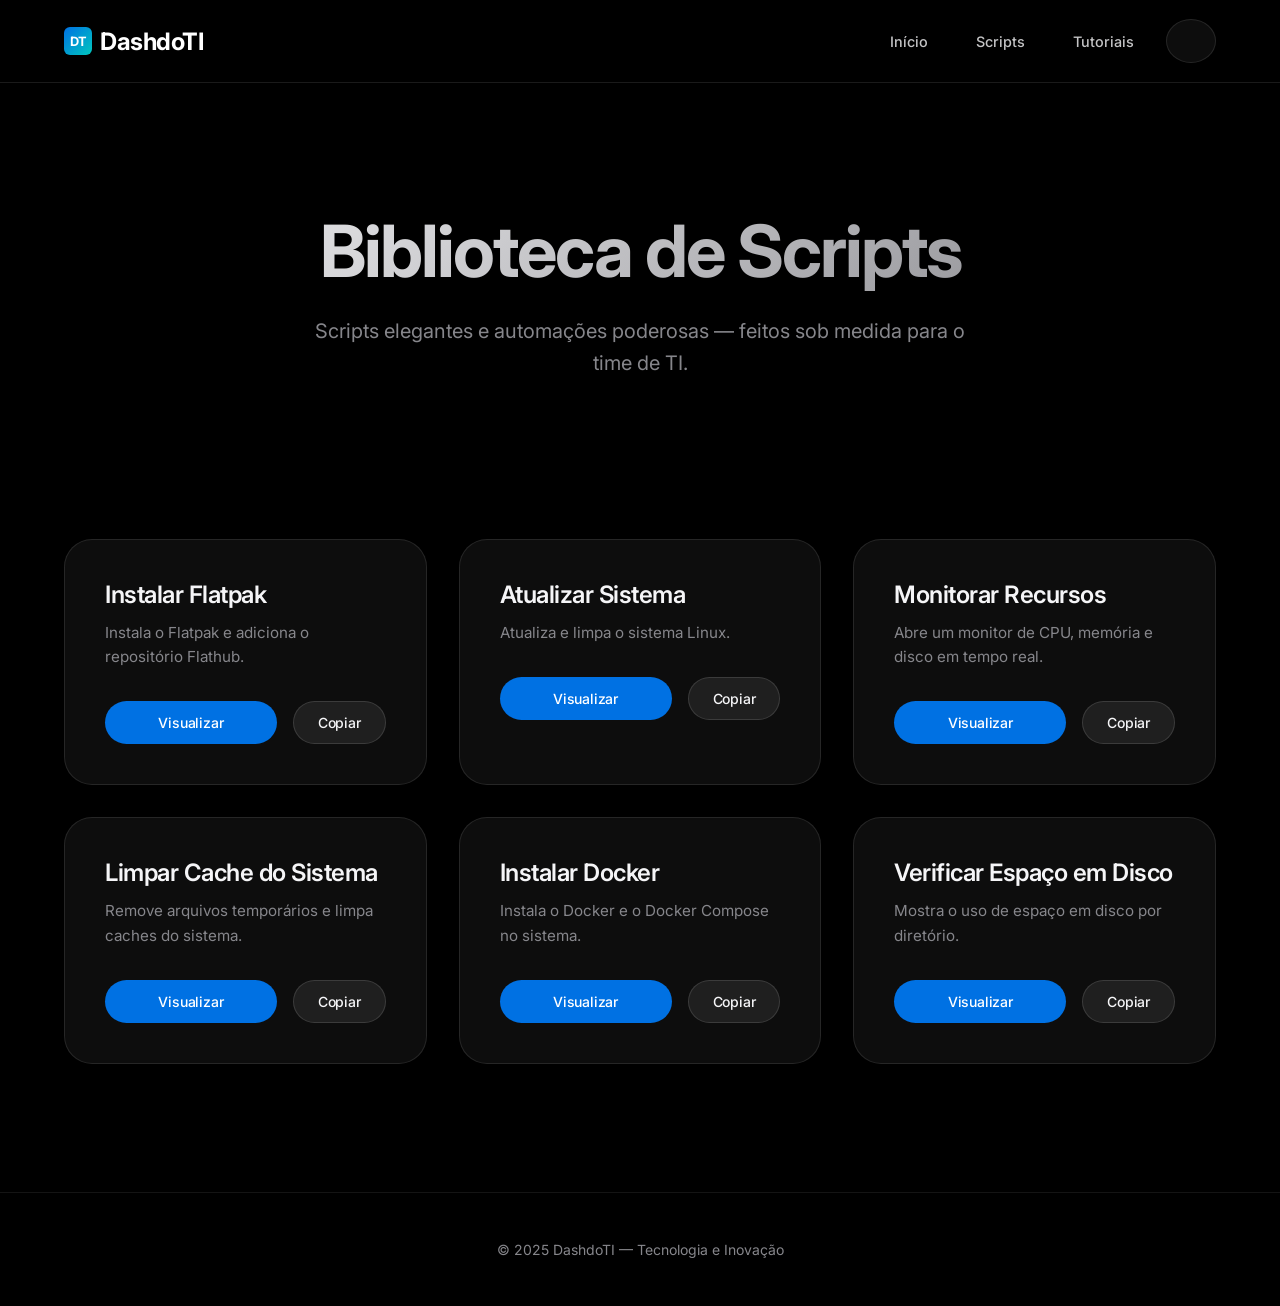
<file: scripts.html>
<!DOCTYPE html>
<html lang="pt-BR">
<head>
  <meta charset="UTF-8">
  <meta name="viewport" content="width=device-width, initial-scale=1.0, maximum-scale=1.0, user-scalable=no">
  <title>DashdoTI — Biblioteca de Scripts</title>
  <link href="https://fonts.googleapis.com/css2?family=Inter:wght@300;400;500;600;700&display=swap" rel="stylesheet">
  <style>
    :root {
      --bg: #000;
      --text: #f5f5f7;
      --gray: #86868b;
      --accent: #0071e3;
      --accent-hover: #0077ed;
      --card-bg: rgba(255,255,255,0.05);
      --border: rgba(255,255,255,0.1);
      --terminal-bg: #1d1d1f;
      --terminal-text: #30d158;
      --blur: blur(40px);
      --header-bg: rgba(0,0,0,0.8);
      --modal-overlay: rgba(0,0,0,0.95);
      --logo-color: #fff;
    }

    [data-theme="light"] {
      --bg: #f5f5f7;
      --text: #1d1d1f;
      --gray: #6e6e73;
      --accent: #0071e3;
      --accent-hover: #0077ed;
      --card-bg: rgba(255,255,255,0.9);
      --border: rgba(0,0,0,0.1);
      --terminal-bg: #ffffff;
      --terminal-text: #0071e3;
      --header-bg: rgba(255,255,255,0.9);
      --modal-overlay: rgba(0,0,0,0.6);
      --logo-color: #000;
    }

    * {
      margin: 0;
      padding: 0;
      box-sizing: border-box;
      font-family: 'Inter', -apple-system, BlinkMacSystemFont, sans-serif;
      -webkit-font-smoothing: antialiased;
      -moz-osx-font-smoothing: grayscale;
    }

    body {
      background: var(--bg);
      color: var(--text);
      overflow-x: hidden;
      transition: background-color 0.3s ease;
    }

    body.modal-open {
      overflow: hidden;
      position: fixed;
      width: 100%;
      height: 100%;
    }

    header {
      display: flex;
      justify-content: space-between;
      align-items: center;
      padding: 1.2rem 4rem;
      background: var(--header-bg);
      backdrop-filter: var(--blur);
      -webkit-backdrop-filter: var(--blur);
      border-bottom: 1px solid var(--border);
      position: sticky;
      top: 0;
      z-index: 1000;
      transition: all 0.3s ease;
    }

    .header-right {
      display: flex;
      align-items: center;
      gap: 2rem;
    }

    .theme-toggle {
      width: 44px;
      height: 44px;
      border-radius: 50%;
      background: var(--card-bg);
      border: 1px solid var(--border);
      cursor: pointer;
      display: flex;
      align-items: center;
      justify-content: center;
      transition: all 0.3s cubic-bezier(0.4, 0, 0.2, 1);
      position: relative;
      overflow: hidden;
    }

    .theme-toggle:hover {
      transform: scale(1.1);
      background: var(--accent);
      border-color: var(--accent);
    }

    .theme-toggle svg {
      width: 22px;
      height: 22px;
      fill: var(--text);
      transition: all 0.3s ease;
    }

    .theme-toggle:hover svg {
      fill: #fff;
    }

    .logo {
      font-weight: 700;
      font-size: 1.5rem;
      letter-spacing: -0.5px;
      color: var(--logo-color);
      display: flex;
      align-items: center;
      gap: 0.5rem;
    }

    .logo-icon {
      width: 28px;
      height: 28px;
      background: linear-gradient(135deg, #0071e3, #00c7be);
      border-radius: 6px;
      display: flex;
      align-items: center;
      justify-content: center;
      color: white;
      font-size: 0.8rem;
      font-weight: 700;
    }

    nav {
      display: flex;
      gap: 3rem;
    }

    nav a {
      text-decoration: none;
      color: var(--text);
      font-weight: 500;
      font-size: 0.9rem;
      transition: all 0.3s cubic-bezier(0.4, 0, 0.2, 1);
      opacity: 0.8;
      position: relative;
    }

    nav a::after {
      content: '';
      position: absolute;
      bottom: -5px;
      left: 50%;
      width: 0;
      height: 2px;
      background: var(--accent);
      transition: all 0.3s cubic-bezier(0.4, 0, 0.2, 1);
      transform: translateX(-50%);
    }

    nav a:hover {
      opacity: 1;
    }

    nav a:hover::after {
      width: 100%;
    }

    .menu-btn {
      display: none;
      flex-direction: column;
      width: 22px;
      gap: 5px;
      cursor: pointer;
    }

    .menu-btn span {
      height: 2px;
      width: 100%;
      background: var(--text);
      border-radius: 2px;
      transition: all 0.3s;
    }

    main {
      padding: 4rem 4rem 8rem;
      max-width: 1400px;
      margin: auto;
    }

    .hero {
      text-align: center;
      margin-bottom: 6rem;
      padding: 4rem 0;
      animation: fadeInUp 1s cubic-bezier(0.4, 0, 0.2, 1);
    }

    @keyframes fadeInUp {
      from {
        opacity: 0;
        transform: translateY(30px);
      }
      to {
        opacity: 1;
        transform: translateY(0);
      }
    }

    .hero h1 {
      font-size: clamp(2.5rem, 6vw, 4.5rem);
      font-weight: 700;
      margin-bottom: 1.5rem;
      letter-spacing: -2px;
      background: linear-gradient(135deg, var(--text), var(--gray));
      -webkit-background-clip: text;
      -webkit-text-fill-color: transparent;
      background-clip: text;
      line-height: 1.1;
    }

    .hero p {
      color: var(--gray);
      max-width: 680px;
      margin: auto;
      font-size: 1.25rem;
      font-weight: 400;
      line-height: 1.6;
    }

    .cards {
      display: grid;
      grid-template-columns: repeat(auto-fit, minmax(320px, 1fr));
      gap: 2rem;
      animation: fadeIn 1s 0.3s cubic-bezier(0.4, 0, 0.2, 1) backwards;
    }

    @keyframes fadeIn {
      from { opacity: 0; }
      to { opacity: 1; }
    }

    .card {
      background: var(--card-bg);
      backdrop-filter: var(--blur);
      -webkit-backdrop-filter: var(--blur);
      border: 1px solid var(--border);
      border-radius: 28px;
      padding: 2.5rem;
      transition: all 0.5s cubic-bezier(0.4, 0, 0.2, 1);
      position: relative;
      overflow: hidden;
    }

    .card::before {
      content: '';
      position: absolute;
      top: 0;
      left: 0;
      width: 100%;
      height: 100%;
      background: radial-gradient(circle at top left, rgba(0,113,227,0.1), transparent 50%);
      opacity: 0;
      transition: opacity 0.5s cubic-bezier(0.4, 0, 0.2, 1);
    }

    .card:hover::before {
      opacity: 1;
    }

    .card:hover {
      transform: translateY(-10px);
      border-color: rgba(0,113,227,0.3);
      box-shadow: 0 20px 60px rgba(0,113,227,0.2);
    }

    .card h3 {
      margin-bottom: 0.75rem;
      font-size: 1.5rem;
      font-weight: 600;
      letter-spacing: -0.5px;
      position: relative;
      z-index: 1;
      color: var(--text);
    }

    .card p {
      color: var(--gray);
      margin-bottom: 2rem;
      line-height: 1.6;
      font-size: 0.95rem;
      position: relative;
      z-index: 1;
    }

    .card .buttons {
      display: flex;
      gap: 1rem;
      position: relative;
      z-index: 1;
    }

    button {
      border: none;
      padding: 0.75rem 1.5rem;
      border-radius: 980px;
      cursor: pointer;
      font-weight: 500;
      font-size: 0.875rem;
      transition: all 0.3s cubic-bezier(0.4, 0, 0.2, 1);
      letter-spacing: -0.2px;
    }

    .view-btn {
      background: var(--accent);
      color: #fff;
      flex: 1;
      position: relative;
      overflow: hidden;
    }

    .view-btn::before {
      content: '';
      position: absolute;
      top: 50%;
      left: 50%;
      width: 0;
      height: 0;
      background: rgba(255,255,255,0.2);
      border-radius: 50%;
      transform: translate(-50%, -50%);
      transition: width 0.6s, height 0.6s;
    }

    .view-btn:hover::before {
      width: 300px;
      height: 300px;
    }

    .view-btn:hover {
      background: var(--accent-hover);
      transform: scale(1.02);
    }

    .copy-btn {
      background: rgba(255,255,255,0.08);
      color: var(--text);
      border: 1px solid rgba(255,255,255,0.12);
    }

    .copy-btn:hover {
      background: rgba(255,255,255,0.12);
      border-color: rgba(255,255,255,0.2);
      transform: scale(1.02);
    }

    footer {
      text-align: center;
      padding: 3rem 2rem;
      color: var(--gray);
      border-top: 1px solid rgba(255,255,255,0.08);
      font-size: 0.875rem;
    }

    /* MODAL COMPLETAMENTE RESPONSIVO */
    .modal {
      display: none;
      position: fixed;
      top: 0;
      left: 0;
      width: 100vw;
      height: 100vh;
      height: 100dvh;
      background: var(--modal-overlay);
      backdrop-filter: var(--blur);
      -webkit-backdrop-filter: var(--blur);
      align-items: center;
      justify-content: center;
      z-index: 9999;
      animation: fadeIn 0.4s cubic-bezier(0.4, 0, 0.2, 1);
      padding: 0;
      overflow: hidden;
    }

    .modal.show {
      display: flex;
    }

    .modal-content {
      background: var(--terminal-bg);
      border: 1px solid var(--border);
      color: var(--terminal-text);
      width: 90%;
      max-width: 800px;
      max-height: 85vh;
      max-height: 85dvh;
      border-radius: 20px;
      box-shadow: 0 30px 60px rgba(0,0,0,0.5);
      font-family: 'SF Mono', 'Monaco', 'Courier New', monospace;
      overflow: hidden;
      animation: scaleIn 0.4s cubic-bezier(0.4, 0, 0.2, 1);
      display: flex;
      flex-direction: column;
    }

    @keyframes scaleIn {
      from {
        transform: scale(0.9);
        opacity: 0;
      }
      to {
        transform: scale(1);
        opacity: 1;
      }
    }

    .modal-header {
      display: flex;
      justify-content: space-between;
      align-items: center;
      padding: 1.2rem 1.5rem;
      background: var(--terminal-bg);
      border-bottom: 1px solid var(--border);
      flex-shrink: 0;
      gap: 1rem;
    }

    .modal-copy-btn {
      padding: 0.7rem 1.5rem;
      background: var(--accent);
      color: #fff;
      border: none;
      border-radius: 980px;
      cursor: pointer;
      font-weight: 500;
      font-size: 0.875rem;
      transition: all 0.3s cubic-bezier(0.4, 0, 0.2, 1);
      white-space: nowrap;
      flex-shrink: 0;
    }

    .modal-copy-btn:hover {
      background: var(--accent-hover);
      transform: scale(1.05);
    }

    .modal-copy-btn:active {
      transform: scale(0.95);
    }

    .close {
      width: 36px;
      height: 36px;
      border-radius: 50%;
      background: rgba(255,59,48,0.15);
      color: #ff3b30;
      font-size: 1.5rem;
      cursor: pointer;
      display: flex;
      align-items: center;
      justify-content: center;
      transition: all 0.3s cubic-bezier(0.4, 0, 0.2, 1);
      border: 1px solid rgba(255,59,48,0.3);
      flex-shrink: 0;
      line-height: 1;
    }

    .close:hover {
      background: rgba(255,59,48,0.25);
      border-color: #ff3b30;
      transform: scale(1.1);
    }

    .close:active {
      transform: scale(0.9);
    }

    .terminal-container {
      flex: 1;
      overflow: auto;
      padding: 1.5rem;
      background: var(--terminal-bg);
      -webkit-overflow-scrolling: touch;
      position: relative;
    }

    #terminal {
      line-height: 1.6;
      font-size: 0.9rem;
      white-space: pre-wrap;
      word-wrap: break-word;
      overflow-wrap: break-word;
      font-family: 'SF Mono', 'Monaco', 'Courier New', monospace;
      color: var(--terminal-text);
      margin: 0;
      padding: 0;
      display: block;
    }

    .cursor {
      display: inline-block;
      width: 8px;
      height: 16px;
      background: var(--terminal-text);
      animation: blink 1s infinite;
      margin-left: 2px;
      vertical-align: text-bottom;
    }

    @keyframes blink {
      0%, 50% { opacity: 1; }
      50.1%, 100% { opacity: 0; }
    }

    /* Feedback visual ao copiar */
    .copied {
      position: fixed;
      bottom: 40px;
      left: 50%;
      transform: translateX(-50%);
      background: var(--terminal-bg);
      backdrop-filter: var(--blur);
      -webkit-backdrop-filter: var(--blur);
      color: var(--text);
      padding: 1rem 2rem;
      border-radius: 980px;
      box-shadow: 0 10px 30px rgba(0,0,0,0.5);
      animation: slideUp 0.5s cubic-bezier(0.4, 0, 0.2, 1), fadeOut 0.5s 2s forwards;
      z-index: 99999;
      border: 1px solid var(--border);
      font-size: 0.9rem;
      font-weight: 500;
      max-width: 90%;
      text-align: center;
    }

    @keyframes slideUp {
      from {
        transform: translate(-50%, 40px);
        opacity: 0;
      }
      to {
        transform: translate(-50%, 0);
        opacity: 1;
      }
    }

    @keyframes fadeOut {
      to {
        opacity: 0;
        transform: translate(-50%, 20px);
      }
    }

    .terminal-container::-webkit-scrollbar {
      width: 8px;
      height: 8px;
    }

    .terminal-container::-webkit-scrollbar-track {
      background: transparent;
    }

    .terminal-container::-webkit-scrollbar-thumb {
      background: var(--accent);
      border-radius: 4px;
    }

    .terminal-container::-webkit-scrollbar-thumb:hover {
      background: var(--accent-hover);
    }

    /* RESPONSIVIDADE TABLET */
    @media (max-width: 1024px) {
      header {
        padding: 1rem 2rem;
      }
      main {
        padding: 3rem 2rem 6rem;
      }
      .cards {
        grid-template-columns: repeat(auto-fit, minmax(280px, 1fr));
        gap: 1.5rem;
      }
    }

    /* RESPONSIVIDADE MOBILE */
    @media (max-width: 768px) {
      header { 
        padding: 1rem 1.5rem; 
      }
      .header-right { 
        gap: 1rem; 
      }
      nav {
        position: fixed;
        top: 70px;
        right: -100%;
        flex-direction: column;
        background: var(--header-bg);
        backdrop-filter: var(--blur);
        width: 80%;
        max-width: 300px;
        height: calc(100vh - 70px);
        height: calc(100dvh - 70px);
        padding: 3rem 2rem;
        gap: 2rem;
        border-left: 1px solid var(--border);
        transition: right 0.4s cubic-bezier(0.4, 0, 0.2, 1);
        z-index: 999;
      }
      nav.active { 
        right: 0; 
      }
      .menu-btn { 
        display: flex; 
      }
      .theme-toggle {
        width: 40px;
        height: 40px;
      }
      main { 
        padding: 2rem 1.5rem 4rem; 
      }
      .hero { 
        margin-bottom: 3rem; 
        padding: 2rem 0; 
      }
      .hero h1 {
        font-size: clamp(2rem, 8vw, 3rem);
      }
      .hero p {
        font-size: 1.05rem;
        padding: 0 1rem;
      }
      .cards { 
        gap: 1.5rem; 
        grid-template-columns: 1fr;
      }
      .card { 
        padding: 1.75rem;
        border-radius: 24px;
      }
      
      /* MODAL MOBILE - FULL SCREEN PERFEITO */
      .modal {
        padding: 0;
        align-items: stretch;
        justify-content: stretch;
      }
      
      .modal-content {
        width: 100%;
        max-width: 100%;
        height: 100%;
        max-height: 100%;
        border-radius: 0;
        border: none;
      }
      
      .modal-header {
        padding: 1rem 1.25rem;
        background: var(--terminal-bg);
        border-bottom: 2px solid var(--border);
      }
      
      .modal-copy-btn {
        padding: 0.65rem 1.25rem;
        font-size: 0.85rem;
      }
      
      .close {
        width: 38px;
        height: 38px;
        font-size: 1.4rem;
      }
      
      .terminal-container {
        padding: 1.25rem;
        overflow-x: auto;
        overflow-y: auto;
      }
      
      #terminal {
        font-size: 0.85rem;
        line-height: 1.55;
        min-width: 100%;
      }
      
      .cursor {
        width: 7px;
        height: 14px;
      }
    }

    /* MOBILE PEQUENO */
    @media (max-width: 480px) {
      header {
        padding: 0.875rem 1rem;
      }
      
      .logo {
        font-size: 1.25rem;
      }
      
      .logo-icon {
        width: 24px;
        height: 24px;
        font-size: 0.7rem;
      }
      
      .theme-toggle {
        width: 36px;
        height: 36px;
      }
      
      .theme-toggle svg {
        width: 18px;
        height: 18px;
      }
      
      main {
        padding: 1.5rem 1rem 3rem;
      }
      
      .hero {
        margin-bottom: 2.5rem;
        padding: 1.5rem 0;
      }
      
      .hero h1 {
        font-size: clamp(1.75rem, 7vw, 2.5rem);
        margin-bottom: 1rem;
      }
      
      .hero p {
        font-size: 0.95rem;
        padding: 0 0.5rem;
      }
      
      .cards {
        gap: 1.25rem;
      }
      
      .card {
        padding: 1.5rem;
        border-radius: 20px;
      }
      
      .card h3 {
        font-size: 1.3rem;
        margin-bottom: 0.6rem;
      }
      
      .card p {
        font-size: 0.9rem;
        margin-bottom: 1.5rem;
      }
      
      .card .buttons {
        flex-direction: column;
        gap: 0.75rem;
      }
      
      .view-btn, .copy-btn {
        width: 100%;
        padding: 0.875rem;
        font-size: 0.875rem;
      }
      
      .modal-header {
        padding: 0.875rem 1rem;
        gap: 0.75rem;
      }
      
      .modal-copy-btn {
        padding: 0.6rem 1rem;
        font-size: 0.8rem;
      }
      
      .close {
        width: 34px;
        height: 34px;
        font-size: 1.3rem;
      }
      
      .terminal-container {
        padding: 1rem;
      }
      
      #terminal {
        font-size: 0.8rem;
        line-height: 1.5;
      }
      
      .copied {
        bottom: 30px;
        padding: 0.875rem 1.5rem;
        font-size: 0.85rem;
      }
    }

    /* MOBILE MUITO PEQUENO */
    @media (max-width: 360px) {
      .logo {
        font-size: 1.1rem;
      }
      
      .hero h1 {
        font-size: 1.65rem;
      }
      
      .hero p {
        font-size: 0.9rem;
      }
      
      .card {
        padding: 1.25rem;
      }
      
      #terminal {
        font-size: 0.75rem;
        line-height: 1.45;
      }
      
      .modal-copy-btn {
        padding: 0.55rem 0.875rem;
        font-size: 0.75rem;
      }
    }

    /* LANDSCAPE MOBILE */
    @media (max-height: 500px) and (orientation: landscape) {
      .modal-content {
        max-height: 95vh;
        max-height: 95dvh;
      }
      
      .modal-header {
        padding: 0.75rem 1rem;
      }
      
      .terminal-container {
        padding: 1rem;
      }
    }

    /* Prevenir zoom em inputs no iOS */
    @media (max-width: 768px) {
      input, select, textarea, button {
        font-size: 16px !important;
      }
    }

    /* Remover highlight tap em mobile */
    * {
      -webkit-tap-highlight-color: transparent;
      -webkit-touch-callout: none;
    }

    button {
      -webkit-user-select: none;
      user-select: none;
    }
  </style>
</head>
<body data-theme="dark">
  <header>
    <div class="logo">
      <div class="logo-icon">DT</div>
      DashdoTI
    </div>
    <div class="header-right">
      <nav id="menu">
        <a href="#">Início</a>
        <a href="#">Scripts</a>
        <a href="#">Tutoriais</a>
      </nav>
      <button class="theme-toggle" id="theme-toggle" aria-label="Alternar tema">
        <svg id="theme-icon" viewBox="0 0 24 24" xmlns="http://www.w3.org/2000/svg">
          <path d="M21 12.79A9 9 0 1 1 11.21 3 7 7 0 0 0 21 12.79z"/>
        </svg>
      </button>
      <div class="menu-btn" id="menu-btn">
        <span></span><span></span><span></span>
      </div>
    </div>
  </header>

  <main>
    <section class="hero">
      <h1>Biblioteca de Scripts</h1>
      <p>Scripts elegantes e automações poderosas — feitos sob medida para o time de TI.</p>
    </section>

    <section class="cards" id="cards-container"></section>
  </main>

  <footer>© 2025 DashdoTI — Tecnologia e Inovação</footer>

  <!-- Modal de visualização -->
  <div class="modal" id="modal">
    <div class="modal-content">
      <div class="modal-header">
        <button class="modal-copy-btn" id="modal-copy-btn">✓ Copiar Código</button>
        <span class="close" id="close">&times;</span>
      </div>
      <div class="terminal-container">
        <pre id="terminal"></pre><span class="cursor"></span>
      </div>
    </div>
  </div>

  <script>
    const scripts = [
      {
        titulo: "Instalar Flatpak",
        descricao: "Instala o Flatpak e adiciona o repositório Flathub.",
        codigo: "sudo apt install flatpak -y\nflatpak remote-add --if-not-exists flathub https://flathub.org/repo/flathub.flatpakrepo"
      },
      {
        titulo: "Atualizar Sistema",
        descricao: "Atualiza e limpa o sistema Linux.",
        codigo: "sudo apt update && sudo apt upgrade -y && sudo apt autoremove -y"
      },
      {
        titulo: "Monitorar Recursos",
        descricao: "Abre um monitor de CPU, memória e disco em tempo real.",
        codigo: "htop"
      },
      {
        titulo: "Limpar Cache do Sistema",
        descricao: "Remove arquivos temporários e limpa caches do sistema.",
        codigo: "sudo apt clean && sudo apt autoclean && sudo journalctl --vacuum-time=7d"
      },
      {
        titulo: "Instalar Docker",
        descricao: "Instala o Docker e o Docker Compose no sistema.",
        codigo: "curl -fsSL https://get.docker.com -o get-docker.sh\nsudo sh get-docker.sh\nsudo usermod -aG docker $USER"
      },
      {
        titulo: "Verificar Espaço em Disco",
        descricao: "Mostra o uso de espaço em disco por diretório.",
        codigo: "du -h --max-depth=1 / | sort -hr"
      }
    ];

    const cardsContainer = document.getElementById("cards-container");
    const modal = document.getElementById("modal");
    const terminal = document.getElementById("terminal");
    const closeModal = document.getElementById("close");
    const modalCopyBtn = document.getElementById("modal-copy-btn");
    const themeToggle = document.getElementById("theme-toggle");
    const themeIcon = document.getElementById("theme-icon");
    const menuBtn = document.getElementById("menu-btn");
    const nav = document.getElementById("menu");

    let typingTimeout;
    let currentCode = "";

    // Alternar tema
    themeToggle.addEventListener("click", () => {
      const body = document.body;
      const currentTheme = body.getAttribute("data-theme");
      const newTheme = currentTheme === "dark" ? "light" : "dark";
      
      body.setAttribute("data-theme", newTheme);
      localStorage.setItem("dashti-theme", newTheme);
      
      // Atualizar ícone
      if (newTheme === "light") {
        themeIcon.innerHTML = '<circle cx="12" cy="12" r="5"/><line x1="12" y1="1" x2="12" y2="3"/><line x1="12" y1="21" x2="12" y2="23"/><line x1="4.22" y1="4.22" x2="5.64" y2="5.64"/><line x1="18.36" y1="18.36" x2="19.78" y2="19.78"/><line x1="1" y1="12" x2="3" y2="12"/><line x1="21" y1="12" x2="23" y2="12"/><line x1="4.22" y1="19.78" x2="5.64" y2="18.36"/><line x1="18.36" y1="5.64" x2="19.78" y2="4.22"/>';
      } else {
        themeIcon.innerHTML = '<path d="M21 12.79A9 9 0 1 1 11.21 3 7 7 0 0 0 21 12.79z"/>';
      }
    });

    // Carregar tema salvo
    const savedTheme = localStorage.getItem("dashti-theme");
    if (savedTheme) {
      document.body.setAttribute("data-theme", savedTheme);
      if (savedTheme === "light") {
        themeIcon.innerHTML = '<circle cx="12" cy="12" r="5"/><line x1="12" y1="1" x2="12" y2="3"/><line x1="12" y1="21" x2="12" y2="23"/><line x1="4.22" y1="4.22" x2="5.64" y2="5.64"/><line x1="18.36" y1="18.36" x2="19.78" y2="19.78"/><line x1="1" y1="12" x2="3" y2="12"/><line x1="21" y1="12" x2="23" y2="12"/><line x1="4.22" y1="19.78" x2="5.64" y2="18.36"/><line x1="18.36" y1="5.64" x2="19.78" y2="4.22"/>';
      }
    }

    function carregarScripts() {
      scripts.forEach(script => {
        const card = document.createElement("div");
        card.classList.add("card");
        card.innerHTML = `
          <h3>${script.titulo}</h3>
          <p>${script.descricao}</p>
          <div class="buttons">
            <button class="view-btn" data-codigo="${encodeURIComponent(script.codigo)}">Visualizar</button>
            <button class="copy-btn" data-codigo="${encodeURIComponent(script.codigo)}">Copiar</button>
          </div>
        `;
        cardsContainer.appendChild(card);
      });

      // Adicionar event listeners aos botões
      document.querySelectorAll('.view-btn').forEach(btn => {
        btn.addEventListener('click', function() {
          const codigo = decodeURIComponent(this.getAttribute('data-codigo'));
          verScript(codigo);
        });
      });

      document.querySelectorAll('.copy-btn').forEach(btn => {
        btn.addEventListener('click', function() {
          const codigo = decodeURIComponent(this.getAttribute('data-codigo'));
          copiarScript(codigo);
        });
      });
    }

    function verScript(codigo) {
      currentCode = codigo;
      modal.classList.add('show');
      document.body.classList.add('modal-open');
      terminal.textContent = "";
      
      let i = 0;
      clearTimeout(typingTimeout);

      function digitar() {
        if (i < currentCode.length) {
          terminal.textContent += currentCode[i];
          i++;
          typingTimeout = setTimeout(digitar, 15);
        }
      }
      digitar();
    }

    // Copiar do modal
    modalCopyBtn.addEventListener("click", () => {
      navigator.clipboard.writeText(currentCode).then(() => {
        mostrarFeedback("✓ Script copiado com sucesso");
      }).catch(() => {
        mostrarFeedback("✗ Erro ao copiar");
      });
    });

    closeModal.addEventListener("click", () => {
      fecharModal();
    });

    function fecharModal() {
      modal.classList.remove('show');
      document.body.classList.remove('modal-open');
      terminal.textContent = "";
      clearTimeout(typingTimeout);
    }

    // Fechar modal ao clicar fora
    modal.addEventListener('click', e => {
      if (e.target === modal) {
        fecharModal();
      }
    });

    // Fechar modal com ESC
    document.addEventListener('keydown', e => {
      if (e.key === 'Escape' && modal.classList.contains('show')) {
        fecharModal();
      }
    });

    function copiarScript(codigo) {
      navigator.clipboard.writeText(codigo).then(() => {
        mostrarFeedback("✓ Script copiado com sucesso");
      }).catch(() => {
        mostrarFeedback("✗ Erro ao copiar");
      });
    }

    function mostrarFeedback(mensagem) {
      const msg = document.createElement("div");
      msg.classList.add("copied");
      msg.textContent = mensagem;
      document.body.appendChild(msg);
      setTimeout(() => msg.remove(), 2500);
    }

    // Menu mobile
    menuBtn.addEventListener("click", () => {
      nav.classList.toggle("active");
    });

    // Fechar menu ao clicar em um link
    document.querySelectorAll('nav a').forEach(link => {
      link.addEventListener('click', () => {
        nav.classList.remove('active');
      });
    });

    // Fechar menu ao clicar fora
    document.addEventListener('click', (e) => {
      if (!nav.contains(e.target) && !menuBtn.contains(e.target) && nav.classList.contains('active')) {
        nav.classList.remove('active');
      }
    });

    // Prevenir zoom duplo em iOS
    let lastTouchEnd = 0;
    document.addEventListener('touchend', (e) => {
      const now = Date.now();
      if (now - lastTouchEnd <= 300) {
        e.preventDefault();
      }
      lastTouchEnd = now;
    }, false);

    // Ajustar altura do viewport para mobile
    function setVH() {
      const vh = window.innerHeight * 0.01;
      document.documentElement.style.setProperty('--vh', `${vh}px`);
    }

    setVH();
    window.addEventListener('resize', setVH);
    window.addEventListener('orientationchange', setVH);

    // Inicializar
    carregarScripts();
  </script>
</body>
</html>
</file>
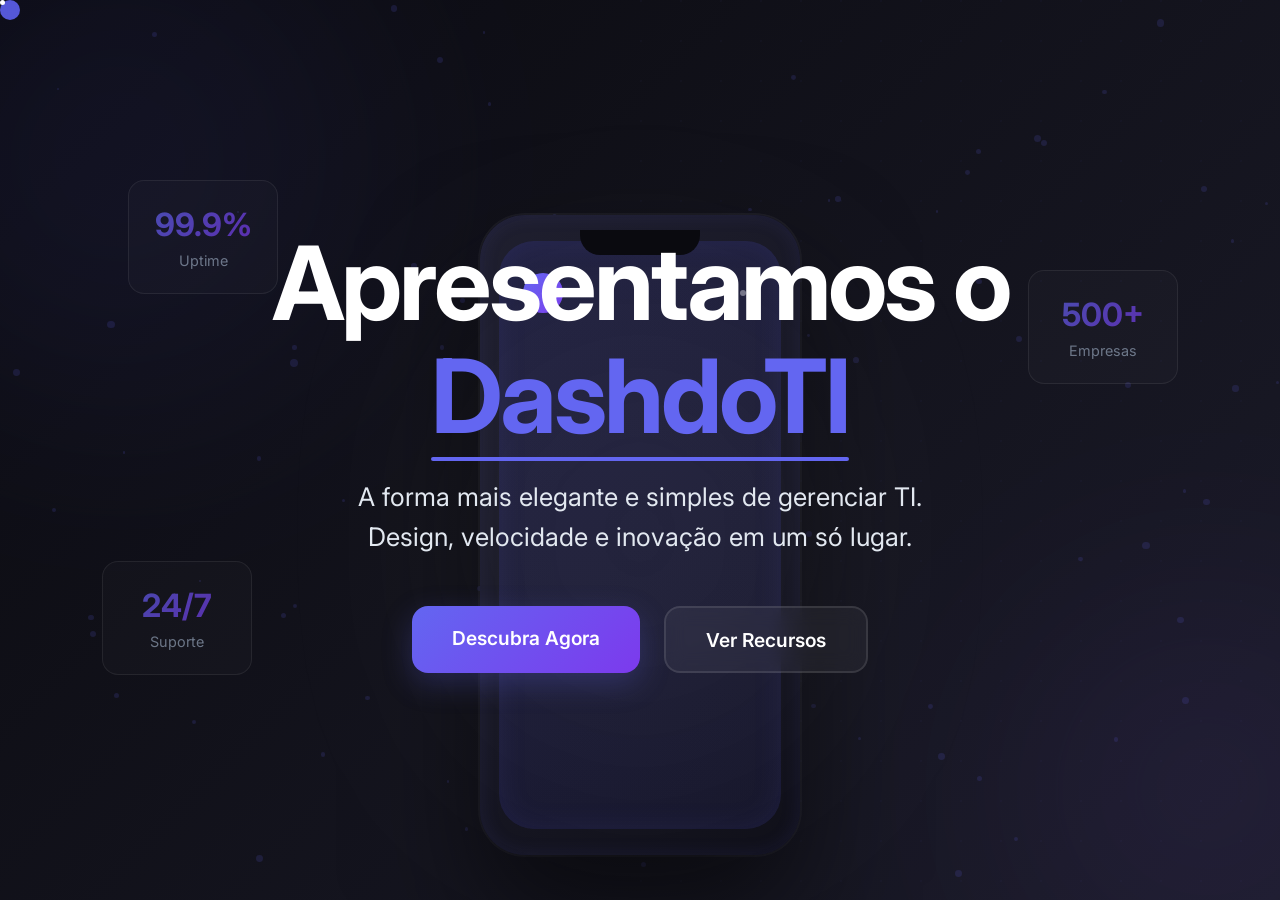
<file: teste.html>
<!DOCTYPE html>
<html lang="pt-BR">
<head>
<meta charset="UTF-8">
<meta name="viewport" content="width=device-width, initial-scale=1.0">
<title>DashdoTI - Lançamento Épico</title>
<link href="https://fonts.googleapis.com/css2?family=Inter:wght@300;400;600;700&family=JetBrains+Mono:wght@300;400&display=swap" rel="stylesheet">
<style>
* { margin:0; padding:0; box-sizing:border-box; }
body { font-family:'Inter', sans-serif; background:#0a0a0f; color:#fff; overflow-x:hidden; }

/* Cursor customizado */
.cursor { position:fixed; width:20px; height:20px; background:#6366f1; border-radius:50%; pointer-events:none; z-index:9999; mix-blend-mode:difference; transition:transform 0.1s ease; }
.cursor-dot { position:fixed; width:5px; height:5px; background:#fff; border-radius:50%; pointer-events:none; z-index:10000; }

/* Hero fullscreen */
.hero { position:relative; width:100vw; height:100vh; display:flex; justify-content:center; align-items:center; text-align:center; overflow:hidden; }

/* Fundo sofisticado com grid */
.hero-bg { position:absolute; top:0; left:0; width:100%; height:100%; background:linear-gradient(135deg,#0a0a0f 0%,#1b1b29 100%); overflow:hidden; z-index:0; }
.hero-bg::before { content:''; position:absolute; width:100%; height:100%; background-image:radial-gradient(circle at 1px 1px, rgba(99,102,241,0.1) 1px, transparent 1px); background-size:40px 40px; opacity:0.3; }

.particle { position:absolute; border-radius:50%; background:rgba(99,102,241,0.15); animation:floatParticles linear infinite; }
@keyframes floatParticles {
  0% { transform:translateY(0) translateX(0) scale(1); opacity:0.5; }
  50% { transform:translateY(-50vh) translateX(30vw) scale(0.5); opacity:0.2; }
  100% { transform:translateY(-100vh) translateX(-10vw) scale(1); opacity:0; }
}

/* Glow orbs de fundo */
.glow-orb { position:absolute; border-radius:50%; filter:blur(120px); opacity:0.08; animation:float 10s ease-in-out infinite; }
.orb1 { width:500px; height:500px; background:#6366f1; top:-10%; left:-10%; animation-delay:0s; }
.orb2 { width:400px; height:400px; background:#8b5cf6; bottom:-10%; right:-10%; animation-delay:3s; }
@keyframes float { 0%,100%{ transform:translate(0,0) scale(1); } 50%{ transform:translate(20px,-20px) scale(1.05); } }

/* Conteúdo hero */
.hero-content { position:relative; z-index:2; max-width:1200px; padding:2rem; }
.hero-title { font-size:clamp(3rem, 8vw, 7rem); font-weight:700; letter-spacing:-0.03em; line-height:1.1; margin-bottom:1.5rem; opacity:0; animation:fadeInUp 1s ease forwards; color:#fff; }
.hero-highlight { color:#6366f1; position:relative; display:inline-block; }
.hero-highlight::after { content:''; position:absolute; bottom:-8px; left:0; width:100%; height:4px; background:#6366f1; border-radius:2px; }
.hero-subtitle { font-size:clamp(1.1rem, 3vw, 1.6rem); font-weight:400; color:#e2e8f0; margin-bottom:3rem; opacity:0; animation:fadeInUp 1s ease 0.3s forwards; line-height:1.6; max-width:700px; margin-left:auto; margin-right:auto; }
.hero-buttons { display:flex; gap:1.5rem; justify-content:center; flex-wrap:wrap; opacity:0; animation:fadeInUp 1s ease 0.6s forwards; }
.btn-primary { padding:1.2rem 2.5rem; background:linear-gradient(135deg,#6366f1 0%,#7c3aed 100%); color:#fff; border-radius:16px; font-weight:600; text-decoration:none; transition:all 0.3s ease; font-size:1.2rem; position:relative; overflow:hidden; border:none; cursor:pointer; box-shadow:0 10px 30px rgba(99,102,241,0.25); }
.btn-primary::before { content:''; position:absolute; top:50%; left:50%; width:0; height:0; border-radius:50%; background:rgba(255,255,255,0.2); transition:width 0.6s, height 0.6s, top 0.6s, left 0.6s; }
.btn-primary:hover::before { width:400px; height:400px; top:-200px; left:-200px; }
.btn-primary:hover { transform:translateY(-5px); box-shadow:0 20px 50px rgba(99,102,241,0.35); }
.btn-secondary { padding:1.2rem 2.5rem; background:rgba(255,255,255,0.05); color:#fff; border-radius:16px; font-weight:600; text-decoration:none; transition:all 0.3s ease; font-size:1.2rem; border:2px solid rgba(255,255,255,0.1); backdrop-filter:blur(10px); }
.btn-secondary:hover { background:rgba(255,255,255,0.1); transform:translateY(-5px); box-shadow:0 20px 50px rgba(255,255,255,0.1); }
@keyframes fadeInUp { from { opacity:0; transform:translateY(30px); } to { opacity:1; transform:translateY(0); } }

/* Mockup central tipo iPhone */
.hero-mockup { position:absolute; bottom:5%; left:50%; transform:translateX(-50%); width:320px; height:640px; background:linear-gradient(135deg,#1e1e2e,#0f0f18); border-radius:45px; box-shadow:0 60px 120px rgba(0,0,0,0.6),0 0 0 2px rgba(255,255,255,0.05),inset 0 0 20px rgba(99,102,241,0.1); display:flex; justify-content:center; align-items:center; backdrop-filter:blur(20px); }
@keyframes floatMockup { 0%,100%{ transform:translateX(-50%) translateY(0) rotateY(-5deg); } 50%{ transform:translateX(-50%) translateY(-30px) rotateY(5deg); } }
.hero-mockup::after { content:''; position:absolute; width:150%; height:150%; top:-25%; left:-25%; background:radial-gradient(circle, rgba(255,255,255,0.05) 0%, transparent 70%); filter:blur(80px); animation:spotlight 6s ease-in-out infinite; }
@keyframes spotlight { 0%,100%{ transform:translate(0,0); } 50%{ transform:translate(30px,20px); } }

.mockup-notch { position:absolute; top:15px; width:120px; height:25px; background:#0a0a0f; border-radius:0 0 20px 20px; z-index:3; }
.mockup-screen { width:88%; height:92%; background:linear-gradient(180deg,#1a1a2e 0%,#16162a 100%); border-radius:35px; display:flex; flex-direction:column; padding:2rem 1.5rem; gap:1rem; position:relative; overflow:hidden; box-shadow:inset 0 0 30px rgba(99,102,241,0.1); }
.mockup-screen::before { content:''; position:absolute; top:0; left:0; width:100%; height:100%; background:linear-gradient(135deg, rgba(99,102,241,0.1) 0%, transparent 100%); pointer-events:none; }
.mock-header { width:100%; display:flex; justify-content:space-between; align-items:center; margin-bottom:1rem; }
.mock-avatar { width:40px; height:40px; background:linear-gradient(135deg,#6366f1,#7c3aed); border-radius:50%; animation:pulse 2s ease-in-out infinite; }
.mock-menu { display:flex; gap:5px; }
.mock-dot { width:6px; height:6px; background:rgba(255,255,255,0.4); border-radius:50%; }
.mock-card { width:100%; height:100px; background:rgba(99,102,241,0.1); border:1px solid rgba(99,102,241,0.2); border-radius:16px; display:flex; flex-direction:column; justify-content:center; padding:1rem; gap:0.5rem; transition:all 0.3s ease; opacity:0; animation:slideIn 0.5s ease forwards; }
.mock-card:nth-child(2) { animation-delay:0.2s; }
.mock-card:nth-child(3) { animation-delay:0.4s; }
.mock-card:nth-child(4) { animation-delay:0.6s; }
.mock-bar { width:100%; height:8px; background:rgba(255,255,255,0.15); border-radius:4px; position:relative; overflow:hidden; }
.mock-bar::after { content:''; position:absolute; top:0; left:0; height:100%; background:linear-gradient(90deg,#6366f1,#7c3aed); border-radius:4px; animation:fillBar 2s ease-in-out infinite; }
.mock-bar:nth-child(1)::after { width:80%; animation-delay:0s; }
.mock-bar:nth-child(2)::after { width:60%; animation-delay:0.3s; }
.mock-bar:nth-child(3)::after { width:90%; animation-delay:0.6s; }
@keyframes fillBar { 0%,100%{ transform:scaleX(0.3); opacity:0.5; } 50%{ transform:scaleX(1); opacity:1; } }
@keyframes pulse { 0%,100%{ transform:scale(1); opacity:0.8; } 50%{ transform:scale(1.05); opacity:1; } }

/* Estatísticas flutuantes */
.floating-stats { position:absolute; z-index:1; animation:floatStat 4s ease-in-out infinite; }
.stat-card { background:rgba(255,255,255,0.03); backdrop-filter:blur(20px); border:1px solid rgba(255,255,255,0.1); border-radius:16px; padding:1.5rem; min-width:150px; opacity:0; animation:fadeInUp 1s ease forwards; }
.stat-number { font-size:2rem; font-weight:700; background:linear-gradient(135deg,#6366f1,#7c3aed); -webkit-background-clip:text; -webkit-text-fill-color:transparent; background-clip:text; }
.stat-label { font-size:0.9rem; color:#94a3b8; margin-top:0.5rem; }
@keyframes floatStat { 0%,100%{ transform:translateY(0); } 50%{ transform:translateY(-20px); } }
.stat1 { top:20%; left:10%; animation-delay:0s; }
.stat2 { top:30%; right:8%; animation-delay:1s; }
.stat3 { bottom:25%; left:8%; animation-delay:2s; }

/* Responsividade */
@media (max-width: 768px) {
  .hero-mockup { width:280px; height:560px; bottom:2%; }
  .floating-stats { display:none; }
  .hero-buttons { flex-direction:column; }
  .btn-primary, .btn-secondary { width:100%; max-width:300px; }
}
</style>
</head>
<body>

<div class="cursor"></div>
<div class="cursor-dot"></div>

<section class="hero">
  <div class="hero-bg" id="particles">
    <div class="glow-orb orb1"></div>
    <div class="glow-orb orb2"></div>
  </div>

  <!-- Estatísticas flutuantes -->
  <div class="floating-stats stat1" style="opacity:0.7;">
    <div class="stat-card" style="animation-delay:1s;">
      <div class="stat-number">99.9%</div>
      <div class="stat-label">Uptime</div>
    </div>
  </div>
  <div class="floating-stats stat2" style="opacity:0.7;">
    <div class="stat-card" style="animation-delay:2s;">
      <div class="stat-number">500+</div>
      <div class="stat-label">Empresas</div>
    </div>
  </div>
  <div class="floating-stats stat3" style="opacity:0.7;">
    <div class="stat-card" style="animation-delay:3s;">
      <div class="stat-number">24/7</div>
      <div class="stat-label">Suporte</div>
    </div>
  </div>

  <div class="hero-content">
    <h1 class="hero-title">Apresentamos o <span class="hero-highlight">DashdoTI</span></h1>
    <p class="hero-subtitle">A forma mais elegante e simples de gerenciar TI.<br>Design, velocidade e inovação em um só lugar.</p>
    <div class="hero-buttons">
      <a href="#demo" class="btn-primary">Descubra Agora</a>
      <a href="#features" class="btn-secondary">Ver Recursos</a>
    </div>
  </div>

  <div class="hero-mockup">
    <div class="mockup-notch"></div>
    <div class="mockup-screen">
      <div class="mock-header">
        <div class="mock-avatar"></div>
        <div class="mock-menu">
          <div class="mock-dot"></div>
          <div class="mock-dot"></div>
          <div class="mock-dot"></div>
        </div>
      </div>
      <div class="mock-card">
        <div class="mock-bar"></div>
        <div class="mock-bar"></div>
      </div>
      <div class="mock-card">
        <div class="mock-bar"></div>
        <div class="mock-bar"></div>
      </div>
      <div class="mock-card">
        <div class="mock-bar"></div>
        <div class="mock-bar"></div>
      </div>
    </div>
  </div>
</section>

<script>
// Cursor customizado
const cursor = document.querySelector('.cursor');
const cursorDot = document.querySelector('.cursor-dot');
document.addEventListener('mousemove', e => {
  cursor.style.transform = `translate(${e.clientX-10}px, ${e.clientY-10}px)`;
  cursorDot.style.transform = `translate(${e.clientX-2.5}px, ${e.clientY-2.5}px)`;
});

// Botões
document.querySelectorAll('.btn-primary, .btn-secondary').forEach(btn => {
  btn.addEventListener('mouseenter', (e) => {
    cursor.style.transform = `translate(${e.clientX-10}px, ${e.clientY-10}px) scale(1.5)`;
  });
  btn.addEventListener('mouseleave', (e) => {
    cursor.style.transform = `translate(${e.clientX-10}px, ${e.clientY-10}px) scale(1)`;
  });
});

// Partículas
const particlesContainer = document.getElementById('particles');
for(let i=0;i<80;i++){
  let particle = document.createElement('div');
  particle.classList.add('particle');
  particle.style.top = `${Math.random()*100}vh`;
  particle.style.left = `${Math.random()*100}vw`;
  particle.style.width = `${Math.random()*6+2}px`;
  particle.style.height = particle.style.width;
  particle.style.animationDuration = `${Math.random()*15+10}s`;
  particle.style.animationDelay = `${Math.random()*5}s`;
  particlesContainer.appendChild(particle);
}

// Parallax suave
document.addEventListener('mousemove', e => {
  const mockup = document.querySelector('.hero-mockup');
  const xAxis = (window.innerWidth / 2 - e.pageX) / 50;
  const yAxis = (window.innerHeight / 2 - e.pageY) / 50;
  mockup.style.transform = `translateX(-50%) translateY(${yAxis}px) rotateY(${xAxis}deg)`;
});
</script>

</body>
</html>
</file>
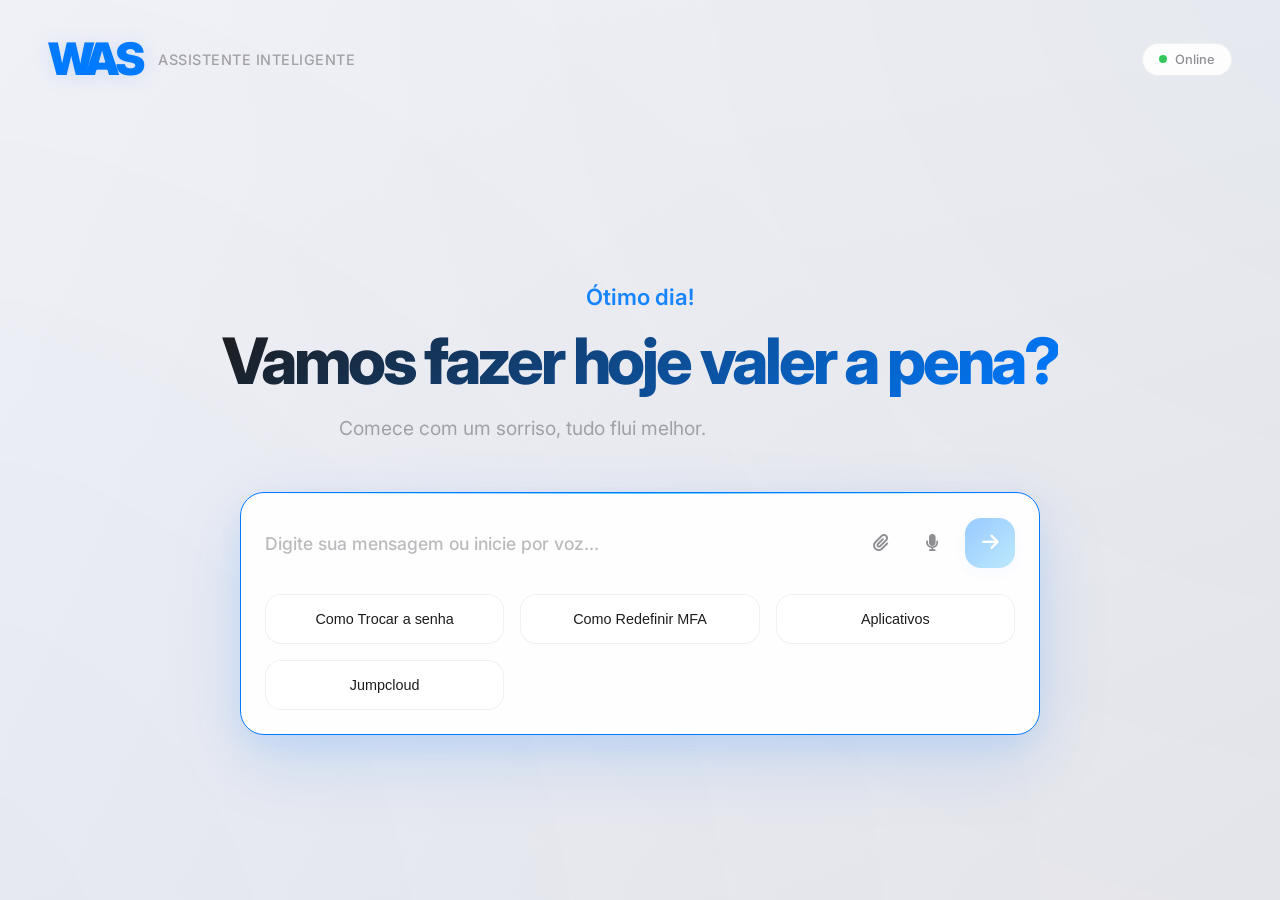
<file: was.html>
<!DOCTYPE html>
<html lang="pt-BR">
<head>
  <meta charset="UTF-8">
  <meta name="viewport" content="width=device-width, initial-scale=1.0">
  <title>WAS Assistant - Assistente Inteligente</title>
  <link rel="stylesheet" href="https://cdnjs.cloudflare.com/ajax/libs/font-awesome/6.4.0/css/all.min.css">
  <style>
    @import url('https://fonts.googleapis.com/css2?family=Inter:wght@300;400;500;600;700;800;900&display=swap');
    
    * { 
      margin: 0; 
      padding: 0; 
      box-sizing: border-box; 
    }

    :root {
      --primary: #007AFF; 
      --primary-light: #5AC8FA;
      --secondary: #FF453A; 
      --text-primary: #1C1C1E; 
      --text-secondary: #8E8E93; 
      --bg-primary: linear-gradient(135deg, #F2F2F7 0%, #E5E5EA 100%); 
      --bg-secondary: rgba(229, 229, 234, 0.6); 
      --surface: rgba(255, 255, 255, 0.9); 
      --surface-elevated: rgba(255, 255, 255, 0.95);
      --border: rgba(28, 28, 30, 0.06);
      --shadow-soft: rgba(0, 122, 255, 0.08);
      --shadow-medium: rgba(0, 0, 0, 0.12);
      --blur: blur(20px);
      --glass: backdrop-filter: blur(20px) saturate(180%);
    }

    body {
      font-family: "Inter", -apple-system, BlinkMacSystemFont, system-ui, sans-serif;
      background: var(--bg-primary); 
      color: var(--text-primary);
      min-height: 100vh;
      display: flex;
      flex-direction: column;
      -webkit-font-smoothing: antialiased;
      text-rendering: optimizeLegibility;
      overflow-x: hidden;
      position: relative;
    }

    body::before {
      content: '';
      position: fixed;
      top: -50%;
      left: -50%;
      width: 200%;
      height: 200%;
      background: radial-gradient(circle at 20% 80%, rgba(0, 122, 255, 0.03) 0%, transparent 50%), 
                  radial-gradient(circle at 80% 20%, rgba(90, 200, 250, 0.03) 0%, transparent 50%);
      animation: float 20s ease-in-out infinite;
      pointer-events: none;
      z-index: -1;
    }

    @keyframes float {
      0%, 100% { transform: rotate(0deg) translate(0, 0); }
      33% { transform: rotate(1deg) translate(30px, -30px); }
      66% { transform: rotate(-1deg) translate(-20px, 20px); }
    }

    /* Header Fluido */
    .header {
      display: flex;
      align-items: center;
      justify-content: space-between;
      padding: 2rem 3rem;
      position: relative;
      z-index: 100;
    }

    .logo-section {
      display: flex;
      align-items: center;
      gap: 1rem;
    }

    .logo {
      font-size: 2.8rem;
      font-weight: 900;
      color: var(--primary);
      letter-spacing: -0.08em;
      text-shadow: 0 2px 20px rgba(0, 122, 255, 0.15);
      transition: all 0.3s ease;
    }

    .logo:hover {
      transform: scale(1.05);
      text-shadow: 0 4px 30px rgba(0, 122, 255, 0.3);
    }

    .logo-subtitle {
      font-size: 0.9rem;
      color: var(--text-secondary);
      font-weight: 500;
      letter-spacing: 0.5px;
      text-transform: uppercase;
      opacity: 0.8;
    }

    .status-indicator {
      display: flex;
      align-items: center;
      gap: 0.5rem;
      background: var(--surface);
      padding: 0.5rem 1rem;
      border-radius: 50px;
      border: 1px solid var(--border);
      backdrop-filter: var(--blur);
    }

    .status-dot {
      width: 8px;
      height: 8px;
      background: #34C759;
      border-radius: 50%;
      animation: pulse 2s infinite;
    }

    @keyframes pulse {
      0%, 100% { opacity: 1; }
      50% { opacity: 0.6; }
    }

    .status-text {
      font-size: 0.8rem;
      color: var(--text-secondary);
      font-weight: 500;
    }

    /* Conteúdo Principal Sem Containers */
    .main-content {
      flex: 1;
      display: flex;
      flex-direction: column;
      position: relative;
      overflow: hidden;
    }

    /* Welcome Screen - Completamente Fluido */
    .welcome {
      flex: 1;
      display: flex;
      flex-direction: column;
      align-items: center;
      justify-content: center;
      text-align: center;
      padding: 0 2rem;
      position: relative;
      background: transparent;
    }

    .greeting-section {
      margin-bottom: 3rem;
      transform: translateY(-20px);
      animation: slideIn 1s ease-out forwards;
    }

    @keyframes slideIn {
      to {
        transform: translateY(0);
        opacity: 1;
      }
    }

    .time-greeting {
      font-size: 1.4rem;
      color: var(--primary);
      font-weight: 600;
      margin-bottom: 1rem;
      opacity: 0.9;
    }

    .welcome-title {
      font-size: clamp(2.5rem, 5vw, 4rem);
      font-weight: 800;
      letter-spacing: -0.05em;
      line-height: 1.1;
      margin-bottom: 1rem;
      background: linear-gradient(135deg, var(--text-primary) 0%, var(--primary) 100%);
      -webkit-background-clip: text;
      -webkit-text-fill-color: transparent;
      background-clip: text;
    }

    .welcome-subtitle {
      font-size: 1.2rem;
      color: var(--text-secondary);
      font-weight: 400;
      max-width: 600px;
      line-height: 1.6;
      opacity: 0.8;
    }

    /* Input Fluido e Elevado */
    .input-zone {
      width: 100%;
      max-width: 800px;
      position: relative;
      animation: slideUp 1s ease-out 0.3s both;
    }

    @keyframes slideUp {
      from {
        transform: translateY(40px);
        opacity: 0;
      }
      to {
        transform: translateY(0);
        opacity: 1;
      }
    }

    .main-input-container {
      background: var(--surface-elevated);
      backdrop-filter: var(--blur);
      border: 1px solid var(--border);
      border-radius: 24px;
      padding: 1.5rem;
      box-shadow: 0 20px 60px rgba(0, 0, 0, 0.08), 0 8px 25px rgba(0, 122, 255, 0.06);
      transition: all 0.4s cubic-bezier(0.25, 0.46, 0.45, 0.94);
      position: relative;
      overflow: hidden;
    }

    .main-input-container::before {
      content: '';
      position: absolute;
      top: 0;
      left: 0;
      right: 0;
      height: 1px;
      background: linear-gradient(90deg, transparent, var(--primary-light), transparent);
      opacity: 0;
      transition: opacity 0.3s ease;
    }

    .main-input-container:hover {
      transform: translateY(-5px);
      box-shadow: 0 30px 80px rgba(0, 0, 0, 0.12), 0 12px 35px rgba(0, 122, 255, 0.1);
    }

    .main-input-container:focus-within {
      border-color: var(--primary);
      box-shadow: 0 25px 70px rgba(0, 122, 255, 0.15), 0 10px 30px rgba(0, 122, 255, 0.08);
    }

    .main-input-container:focus-within::before {
      opacity: 1;
    }

    .input-field {
      display: flex;
      align-items: center;
      gap: 1rem;
      margin-bottom: 1.5rem;
    }

    .main-input {
      flex: 1;
      border: none;
      outline: none;
      font-size: 1.1rem;
      font-weight: 500;
      color: var(--text-primary);
      background: transparent;
      padding: 1rem 0;
      font-family: inherit;
    }

    .main-input::placeholder {
      color: var(--text-secondary);
      opacity: 0.6;
    }

    .input-actions {
      display: flex;
      align-items: center;
      gap: 0.8rem;
    }

    .action-icon {
      background: none;
      border: none;
      cursor: pointer;
      font-size: 1.1rem;
      color: var(--text-secondary);
      padding: 0.8rem;
      border-radius: 12px;
      transition: all 0.2s ease;
      display: flex;
      align-items: center;
      justify-content: center;
      position: relative;
      overflow: hidden;
    }

    .action-icon::before {
      content: '';
      position: absolute;
      inset: 0;
      background: var(--primary);
      opacity: 0;
      transition: opacity 0.2s ease;
      border-radius: inherit;
    }

    .action-icon:hover {
      color: white;
      transform: scale(1.05);
    }

    .action-icon:hover::before {
      opacity: 0.1;
    }

    .voice-btn.recording {
      background: var(--secondary);
      color: white;
      animation: pulse-record 1.5s infinite;
    }

    @keyframes pulse-record {
      0% { box-shadow: 0 0 0 0 rgba(255, 69, 58, 0.5); }
      70% { box-shadow: 0 0 0 15px rgba(255, 69, 58, 0); }
      100% { box-shadow: 0 0 0 0 rgba(255, 69, 58, 0); }
    }

    .send-main-btn {
      background: linear-gradient(135deg, var(--primary) 0%, var(--primary-light) 100%);
      border: none;
      color: white;
      font-size: 1.2rem;
      border-radius: 16px;
      width: 50px;
      height: 50px;
      cursor: pointer;
      display: flex;
      align-items: center;
      justify-content: center;
      transition: all 0.3s ease;
      box-shadow: 0 8px 25px rgba(0, 122, 255, 0.3);
      position: relative;
      overflow: hidden;
    }

    .send-main-btn::before {
      content: '';
      position: absolute;
      inset: 0;
      background: linear-gradient(135deg, rgba(255, 255, 255, 0.2) 0%, transparent 100%);
      opacity: 0;
      transition: opacity 0.3s ease;
    }

    .send-main-btn:hover:not(:disabled) {
      transform: scale(1.05) translateY(-2px);
      box-shadow: 0 12px 35px rgba(0, 122, 255, 0.4);
    }

    .send-main-btn:hover:not(:disabled)::before {
      opacity: 1;
    }
    
    .send-main-btn:disabled {
      opacity: 0.4;
      cursor: not-allowed;
      transform: none;
      box-shadow: 0 4px 15px rgba(0, 122, 255, 0.1);
    }

    /* Quick Actions - Cards Fluidos */
    .quick-actions {
      display: grid;
      grid-template-columns: repeat(auto-fit, minmax(200px, 1fr));
      gap: 1rem;
      margin-top: 1rem;
    }

    .quick-action {
      background: var(--surface);
      backdrop-filter: var(--blur);
      border: 1px solid var(--border);
      border-radius: 16px;
      padding: 1rem 1.5rem;
      cursor: pointer;
      transition: all 0.3s cubic-bezier(0.25, 0.46, 0.45, 0.94);
      position: relative;
      overflow: hidden;
      text-align: center;
      font-weight: 500;
      color: var(--text-primary);
      font-size: 0.9rem;
    }

    .quick-action::before {
      content: '';
      position: absolute;
      inset: 0;
      background: linear-gradient(135deg, var(--primary) 0%, var(--primary-light) 100%);
      opacity: 0;
      transition: opacity 0.3s ease;
    }

    .quick-action:hover {
      transform: translateY(-3px);
      box-shadow: 0 15px 40px rgba(0, 122, 255, 0.15);
      color: white;
    }

    .quick-action:hover::before {
      opacity: 1;
    }

    .quick-action span {
      position: relative;
      z-index: 1;
    }

    /* Chat Interface - Completamente Reimaginado */
    .chat {
        display: none;
        flex-direction: column;
        height: 100vh;
        position: relative;
        background: transparent;
    }

    .chat-header {
      display: flex;
      align-items: center;
      justify-content: center;
      padding: 1.5rem 2rem;
      position: relative;
    }

    .back-control {
      position: absolute;
      left: 2rem;
      background: var(--surface);
      backdrop-filter: var(--blur);
      border: 1px solid var(--border);
      border-radius: 50px;
      padding: 0.8rem 1.5rem;
      cursor: pointer;
      display: flex;
      align-items: center;
      gap: 0.5rem;
      font-size: 0.9rem;
      color: var(--text-secondary);
      transition: all 0.3s ease;
      font-weight: 500;
    }

    .back-control:hover {
      background: var(--primary);
      color: white;
      transform: scale(1.05);
    }

    .chat-title {
      font-size: 1.2rem;
      font-weight: 600;
      color: var(--text-primary);
      opacity: 0.8;
    }

    /* Messages - Conversational Design */
    .messages-container {
      flex: 1;
      overflow-y: auto;
      padding: 2rem;
      display: flex;
      flex-direction: column;
      gap: 0.5rem;
      scroll-behavior: smooth;
    }

    .message-wrapper {
      display: flex;
      flex-direction: column;
      gap: 0.3rem;
      animation: messageFloat 0.4s cubic-bezier(0.25, 0.46, 0.45, 0.94);
    }

    .message-wrapper.user {
      align-items: flex-end;
    }

    .message-wrapper.bot {
      align-items: flex-start;
    }

    @keyframes messageFloat {
        from { 
          opacity: 0; 
          transform: translateY(15px); 
        }
        to { 
          opacity: 1; 
          transform: translateY(0); 
        }
    }

    .message {
      max-width: 65%;
      padding: 1rem 1.5rem;
      border-radius: 20px;
      line-height: 1.5;
      font-size: 0.95rem;
      font-weight: 400;
      position: relative;
      word-wrap: break-word;
      white-space: pre-wrap;
    }

    .message.user {
      background: linear-gradient(135deg, var(--primary) 0%, #0066E6 100%);
      color: white;
      border-bottom-right-radius: 4px;
      box-shadow: 0 2px 8px rgba(0, 122, 255, 0.25);
    }

    .message.bot {
      background: var(--surface-elevated);
      color: var(--text-primary);
      border: 1px solid var(--border);
      border-bottom-left-radius: 4px;
      box-shadow: 0 2px 8px rgba(0, 0, 0, 0.06);
    }

    .message-time {
      font-size: 0.7rem;
      color: var(--text-secondary);
      opacity: 0.7;
      font-weight: 400;
      padding: 0 0.5rem;
      display: flex;
      align-items: center;
      gap: 0.3rem;
    }

    .message-wrapper.user .message-time {
      justify-content: flex-end;
    }

    .message-wrapper.bot .message-time {
      justify-content: flex-start;
    }

    .message-time i {
      font-size: 0.6rem;
    }

    /* Typing Indicator - Conversational Style */
    .typing-indicator-wrapper {
      display: flex;
      flex-direction: column;
      align-items: flex-start;
      gap: 0.3rem;
      animation: messageFloat 0.3s ease-out;
    }

    .typing-indicator {
      display: flex;
      align-items: center;
      gap: 0.5rem;
      padding: 1rem 1.5rem;
      background: var(--surface-elevated);
      backdrop-filter: var(--blur);
      border: 1px solid var(--border);
      border-radius: 20px;
      border-bottom-left-radius: 4px;
      box-shadow: 0 2px 8px rgba(0, 0, 0, 0.06);
    }

    .typing-dots {
      display: flex;
      gap: 0.25rem;
      align-items: center;
    }

    .typing-dots span {
      width: 8px;
      height: 8px;
      border-radius: 50%;
      background: var(--primary);
      animation: typingBounce 1.4s infinite ease-in-out;
    }

    .typing-dots span:nth-child(1) { animation-delay: -0.32s; }
    .typing-dots span:nth-child(2) { animation-delay: -0.16s; }

    @keyframes typingBounce {
      0%, 80%, 100% { transform: scale(0.8); opacity: 0.4; }
      40% { transform: scale(1); opacity: 1; }
    }

    /* Chat Input - Floating Bottom */
    .chat-input-zone {
      padding: 2rem;
      background: linear-gradient(180deg, transparent 0%, rgba(242, 242, 247, 0.8) 50%);
      backdrop-filter: var(--blur);
      position: relative;
    }

    .chat-input-container {
      display: flex;
      align-items: flex-end;
      gap: 1rem;
      max-width: 1000px;
      margin: 0 auto;
      background: var(--surface-elevated);
      backdrop-filter: var(--blur);
      border: 1px solid var(--border);
      border-radius: 24px;
      padding: 1rem 1.5rem;
      box-shadow: 0 15px 40px rgba(0, 0, 0, 0.1);
      transition: all 0.3s ease;
    }

    .chat-input-container:focus-within {
      border-color: var(--primary);
      box-shadow: 0 20px 50px rgba(0, 122, 255, 0.15);
      transform: translateY(-2px);
    }

    .chat-input {
      flex: 1;
      background: transparent;
      border: none;
      padding: 0.8rem 0;
      font-size: 1rem;
      outline: none;
      color: var(--text-primary);
      resize: none;
      max-height: 120px;
      line-height: 1.5;
      font-family: inherit;
      font-weight: 500;
    }

    .chat-input::placeholder {
      color: var(--text-secondary);
      opacity: 0.6;
    }
    
    .chat-input:disabled {
        opacity: 0.7;
    }

    .chat-send-btn {
      background: linear-gradient(135deg, var(--primary) 0%, var(--primary-light) 100%);
      border: none;
      color: white;
      border-radius: 16px;
      padding: 1rem 2rem;
      font-weight: 600;
      cursor: pointer;
      transition: all 0.3s ease;
      font-size: 0.95rem;
      box-shadow: 0 8px 25px rgba(0, 122, 255, 0.3);
      position: relative;
      overflow: hidden;
    }

    .chat-send-btn::before {
      content: '';
      position: absolute;
      inset: 0;
      background: linear-gradient(135deg, rgba(255, 255, 255, 0.2) 0%, transparent 100%);
      opacity: 0;
      transition: opacity 0.3s ease;
    }

    .chat-send-btn:hover:not(:disabled) {
      transform: translateY(-2px);
      box-shadow: 0 12px 35px rgba(0, 122, 255, 0.4);
    }

    .chat-send-btn:hover:not(:disabled)::before {
      opacity: 1;
    }
    
    .chat-send-btn:disabled {
      opacity: 0.4;
      cursor: not-allowed;
      transform: none;
    }

    /* Scrollbar Personalizada */
    .messages-container::-webkit-scrollbar {
      width: 6px;
    }

    .messages-container::-webkit-scrollbar-track {
      background: transparent;
    }

    .messages-container::-webkit-scrollbar-thumb {
      background: var(--border);
      border-radius: 10px;
    }

    .messages-container::-webkit-scrollbar-thumb:hover {
      background: var(--text-secondary);
    }

    /* ===========================================
       RESPONSIVE DESIGN - MOBILE OPTIMIZATIONS
       =========================================== */
    
    /* Mobile First - Simplificações para telas menores */
    @media (max-width: 768px) {
      /* Reduzir animações para melhor performance */
      body::before {
        animation: none;
      }
      
      /* Header simplificado para mobile */
      .header {
        padding: 1rem 1.5rem;
        flex-direction: column;
        gap: 0.8rem;
        align-items: flex-start;
      }
      
      .logo-section {
        gap: 0.8rem;
      }
      
      .logo {
        font-size: 2rem;
      }
      
      .logo-subtitle {
        font-size: 0.8rem;
      }
      
      .status-indicator {
        order: -1;
        align-self: flex-start;
        padding: 0.4rem 0.8rem;
      }
      
      /* Welcome screen mais compacta */
      .welcome {
        padding: 0 1rem;
        justify-content: flex-start;
        padding-top: 2rem;
      }
      
      .greeting-section {
        margin-bottom: 2rem;
        transform: none;
        animation: none;
      }
      
      .time-greeting {
        font-size: 1.1rem;
        margin-bottom: 0.8rem;
      }
      
      .welcome-title {
        font-size: 1.8rem;
        margin-bottom: 0.8rem;
      }
      
      .welcome-subtitle {
        font-size: 1rem;
        line-height: 1.4;
      }
      
      /* Input zone otimizada para mobile */
      .input-zone {
        animation: none;
        width: 100%;
      }
      
      .main-input-container {
        padding: 1.2rem;
        border-radius: 20px;
        box-shadow: 0 10px 30px rgba(0, 0, 0, 0.08);
      }
      
      .main-input-container:hover {
        transform: none;
      }
      
      .input-field {
        flex-direction: column;
        gap: 1rem;
        margin-bottom: 1.2rem;
      }
      
      .main-input {
        padding: 0.8rem 0;
        font-size: 1rem;
      }
      
      .input-actions {
        justify-content: space-between;
        width: 100%;
      }
      
      .action-icon {
        padding: 0.8rem;
        font-size: 1rem;
      }
      
      .send-main-btn {
        width: 50px;
        height: 50px;
      }
      
      /* Quick actions em grid mais simples */
      .quick-actions {
        grid-template-columns: 1fr;
        gap: 0.8rem;
        margin-top: 0.8rem;
      }
      
      .quick-action {
        padding: 1rem;
        font-size: 0.85rem;
      }
      
      /* Chat otimizado para mobile */
      .chat-header {
        padding: 1rem 1.5rem;
        flex-direction: column;
        align-items: flex-start;
        gap: 0.8rem;
      }
      
      .back-control {
        position: static;
        align-self: flex-start;
        padding: 0.6rem 1.2rem;
        font-size: 0.85rem;
      }
      
      .chat-title {
        font-size: 1.1rem;
      }
      
      .messages-container {
        padding: 1.5rem 1rem 1rem;
        gap: 0.8rem;
      }
      
      .message {
        max-width: 85%;
        padding: 0.8rem 1.2rem;
        font-size: 0.9rem;
      }
      
      .message-time {
        font-size: 0.65rem;
      }
      
      .chat-input-zone {
        padding: 1.5rem 1rem;
      }
      
      .chat-input-container {
        padding: 1rem;
        border-radius: 20px;
      }
      
      .chat-input {
        font-size: 0.95rem;
        padding: 0.6rem 0;
      }
      
      .chat-send-btn {
        padding: 0.8rem 1.5rem;
        font-size: 0.9rem;
      }
      
      /* Melhorar acessibilidade touch */
      .action-icon, 
      .quick-action, 
      .send-main-btn, 
      .chat-send-btn,
      .back-control {
        min-height: 44px;
        min-width: 44px;
      }
    }

    /* Desktop - Manter layout original */
    @media (min-width: 769px) {
      /* Manter todas as animações e efeitos para desktop */
    }

    /* Ajustes para telas muito pequenas */
    @media (max-width: 480px) {
      .header {
        padding: 0.8rem 1rem;
      }
      
      .welcome {
        padding-top: 1.5rem;
      }
      
      .greeting-section {
        margin-bottom: 1.5rem;
      }
      
      .welcome-title {
        font-size: 1.6rem;
      }
      
      .main-input-container {
        padding: 1rem;
      }
      
      .input-actions {
        gap: 0.5rem;
      }
      
      .action-icon {
        padding: 0.7rem;
      }
      
      .send-main-btn {
        width: 45px;
        height: 45px;
      }
      
      .quick-actions {
        gap: 0.6rem;
      }
      
      .quick-action {
        padding: 0.8rem;
      }
      
      .messages-container {
        padding: 1rem 0.8rem 0.8rem;
      }
      
      .message {
        max-width: 90%;
        padding: 0.7rem 1rem;
      }
      
      .chat-input-zone {
        padding: 1rem 0.8rem;
      }
      
      .chat-input-container {
        padding: 0.8rem;
      }
    }

    /* Ajustes para tablets */
    @media (min-width: 481px) and (max-width: 768px) {
      .quick-actions {
        grid-template-columns: repeat(2, 1fr);
      }
    }

    /* Estados especiais para acessibilidade */
    @media (prefers-reduced-motion: reduce) {
      *, *::before, *::after {
        animation-duration: 0.01ms !important;
        animation-iteration-count: 1 !important;
        transition-duration: 0.01ms !important;
      }
    }

    /* Dark mode support */
    @media (prefers-color-scheme: dark) {
      :root {
        --text-primary: #FFFFFF;
        --text-secondary: #8E8E93;
        --bg-primary: linear-gradient(135deg, #1C1C1E 0%, #2C2C2E 100%);
        --bg-secondary: rgba(44, 44, 46, 0.6);
        --surface: rgba(28, 28, 30, 0.9);
        --surface-elevated: rgba(44, 44, 46, 0.95);
        --border: rgba(255, 255, 255, 0.1);
      }
    }
  </style>
</head>
<body>

  <div class="header">
    <div class="logo-section">
      <div class="logo">WAS</div>
      <div class="logo-subtitle">Assistente Inteligente</div>
    </div>
    <div class="status-indicator">
      <div class="status-dot"></div>
      <span class="status-text">Online</span>
    </div>
  </div>

  <div class="main-content">
    <div class="welcome" id="welcome">
        <div class="greeting-section">
            <div id="timeGreeting" class="time-greeting"></div>
            <h1 id="welcomeTitle" class="welcome-title">Pronto para a produtividade.</h1>
            <p class="welcome-subtitle" id="welcomeSubtitle">Pergunte qualquer coisa. Foco total na tarefa.</p>
        </div>
        
        <div class="input-zone">
            <div class="main-input-container">
                <div class="input-field">
                    <input type="text" id="firstInput" class="main-input" placeholder="Digite sua mensagem ou inicie por voz...">
                    <div class="input-actions">
                        <button class="action-icon" title="Anexar arquivo">
                            <i class="fas fa-paperclip"></i>
                        </button>
                        <button class="action-icon voice-btn" id="welcomeVoiceBtn" title="Gravar voz">
                            <i class="fas fa-microphone"></i>
                        </button>
                        <button class="send-main-btn" id="startBtn" disabled title="Enviar">
                            <i class="fas fa-arrow-right"></i>
                        </button>
                    </div>
                </div>
                <div class="quick-actions">
                    <button class="quick-action">
                        <span>Como Trocar a senha</span>
                    </button>
                    <button class="quick-action">
                        <span>Como Redefinir MFA</span>
                    </button>
                    <button class="quick-action">
                        <span>Aplicativos</span>
                    </button>
                    <button class="quick-action">
                        <span>Jumpcloud</span>
                    </button>
                </div>
            </div>
        </div>
    </div>

    <div class="chat" id="chat">
        <div class="chat-header">
            <button class="back-control" id="backBtn">
              <i class="fas fa-arrow-left"></i> Voltar para o Início
            </button>
            <div class="chat-title">Papo com a WAS</div>
        </div>
        
        <div class="messages-container" id="messages"></div>
        
        <div class="chat-input-zone">
            <div class="chat-input-container">
                <textarea 
                class="chat-input" 
                id="chatInput" 
                placeholder="Digite sua mensagem..."
                rows="1"
                ></textarea>
                <button class="action-icon voice-btn" id="voiceBtn" title="Gravar voz">
                    <i class="fas fa-microphone"></i>
                </button>
                <button class="chat-send-btn" id="sendBtn" disabled>Enviar</button>
            </div>
        </div>
    </div>
  </div>

  <script>
    // Elementos DOM
    const welcome = document.getElementById("welcome");
    const chat = document.getElementById("chat");
    const firstInput = document.getElementById("firstInput");
    const startBtn = document.getElementById("startBtn");
    const chatInput = document.getElementById("chatInput");
    const sendBtn = document.getElementById("sendBtn");
    const messages = document.getElementById("messages");
    const voiceBtn = document.getElementById("voiceBtn");
    const welcomeVoiceBtn = document.getElementById("welcomeVoiceBtn");
    const backBtn = document.getElementById("backBtn");
    const timeGreeting = document.getElementById("timeGreeting");
    const welcomeTitle = document.getElementById("welcomeTitle");
    const welcomeSubtitle = document.getElementById("welcomeSubtitle");
    
    // Estado da aplicação
    let isTyping = false;
    let isRecording = false;
    let chatHistory = [];

    async function callLlamaAPI(userMessage) {
      const apiURL = "https://api.groq.com/openai/v1/chat/completions";

    // Defina aqui as políticas que o assistente deve conhecer
    const politicasDaEmpresa = `
    **Políticas da Empresa WAS:**

    1. **Política de Senhas:**
       - As senhas devem ter no mínimo 12 caracteres, incluindo letras maiúsculas, minúsculas, números e símbolos.
       - Devem ser trocadas a cada 90 dias.
       - Não é permitido reutilizar as últimas 5 senhas.

    2. **Política de MFA (Autenticação Multifator):**
       - O MFA é obrigatório para todos os funcionários.
       - Deve ser redefinido a cada 180 dias ou em caso de suspeita de comprometimento.
       - Métodos aceitos: Aplicativos de autenticação (Google Authenticator, Microsoft Authenticator) ou chaves físicas (YubiKey).

    3. **Política de Uso de Aplicativos:**
       - Apenas aplicativos aprovados pela TI podem ser instalados em dispositivos corporativos.
       - A lista de aplicativos aprovados está disponível no portal interno.
       - Qualquer exceção deve ser solicitada via ticket no sistema de suporte.

    4. **Política de Acesso ao JumpCloud:**
       - O acesso ao JumpCloud é restrito a funcionários autorizados.
       - O compartilhamento de credenciais é proibido.
       - Qualquer atividade suspeita deve ser reportada imediatamente à equipe de segurança.
    `;

    try {
        const response = await fetch(apiURL, {
            method: 'POST',
            headers: {
                'Content-Type': 'application/json',
                'Authorization': `Bearer ${apiKey}`
            },
            body: JSON.stringify({
                model: "llama3-8b-8192",
                messages: [
                    {
                        role: "system",
                        content: `
                        Você é um assistente corporativo especializado em políticas internas da empresa WAS.
                        **Regras estritas:**
                        1. Responda **apenas** com base nas políticas definidas abaixo.
                        2. Se a pergunta não estiver relacionada às políticas, responda: "Desculpe, só posso responder sobre as políticas internas da empresa."
                        3. Seja claro, objetivo e use linguagem profissional.
                        4. Não invente informações. Se não souber, diga: "Não tenho informações sobre isso nas políticas atuais."

                        **Políticas da Empresa:**
                        ${politicasDaEmpresa}
                        `
                    },
                    {
                        role: "user",
                        content: userMessage
                    }
                ],
                temperature: 0.3, // Menor temperatura para respostas mais precisas e menos criativas
                max_tokens: 1024
            })
        });

        if (!response.ok) {
            throw new Error(`HTTP error! status: ${response.status}`);
        }

        const data = await response.json();
        return data.choices[0].message.content;
    } catch (error) {
        console.error("Erro na API:", error);
        return "Desculpe, não consegui processar sua solicitação. Tente novamente mais tarde.";
    }
}


// NOVO: Função sendMessage para usar async/await
async function sendMessage() {
    const text = chatInput.value.trim();
    if (text && !isTyping && !isRecording) {
        addMessage(text, "user");
        chatInput.value = "";
        updateInputState(chatInput, sendBtn);

        const typingDiv = showTyping();

        // 🌟 CHAMADA REAL AO LLAMA
        const response = await callLlamaAPI(text); 

        removeTyping(typingDiv);
        
        // Adiciona a resposta do Llama/Groq ao chat
        addMessage(response, "bot"); 
        chatInput.focus();
    }
}
    // --- Web Speech API Setup ---
    const SpeechRecognition = window.SpeechRecognition || window.webkitSpeechRecognition;
    let recognition = null;
    let isVoiceAPISupported = false;

    if (SpeechRecognition) {
        recognition = new SpeechRecognition();
        recognition.continuous = false;
        recognition.lang = 'pt-BR';
        recognition.interimResults = false;
        recognition.maxAlternatives = 1;
        isVoiceAPISupported = true;
    } 
    
    if (!isVoiceAPISupported) {
        // Desabilita botões de voz se a API não for suportada
        if (voiceBtn) voiceBtn.style.opacity = 0.5;
        if (welcomeVoiceBtn) welcomeVoiceBtn.style.opacity = 0.5;
    }

    // Funções auxiliares
    function updateInputState(input, button) {
        input.style.height = 'auto';
        input.style.height = Math.min(input.scrollHeight, 100) + 'px';
        
        button.disabled = !input.value.trim() || isRecording;
    }

    function getCurrentTime() {
        const now = new Date();
        return now.toLocaleTimeString('pt-BR', { hour: '2-digit', minute: '2-digit' });
    }

    function addMessage(text, sender) {
      const wrapper = document.createElement("div");
      wrapper.classList.add("message-wrapper", sender);
      
      const div = document.createElement("div");
      div.classList.add("message", sender);
      div.textContent = text;
      
      const timeSpan = document.createElement("div");
      timeSpan.classList.add("message-time");
      
      if (sender === 'bot') {
        timeSpan.innerHTML = `<i class="fas fa-check"></i> ${getCurrentTime()}`;
      } else {
        timeSpan.innerHTML = `${getCurrentTime()} <i class="fas fa-check-double"></i>`;
      }
      
      wrapper.appendChild(div);
      wrapper.appendChild(timeSpan);
      messages.appendChild(wrapper);
      messages.scrollTop = messages.scrollHeight;
      
      // Adicionar ao histórico
      chatHistory.push({
        text,
        sender,
        time: getCurrentTime()
      });
    }

    function showTyping() {
      if (isTyping) return;
      isTyping = true;
      
      const wrapper = document.createElement("div");
      wrapper.classList.add("typing-indicator-wrapper");
      
      const typingDiv = document.createElement("div");
      typingDiv.classList.add("typing-indicator");
      typingDiv.innerHTML = `
        <div class="typing-dots">
          <span></span>
          <span></span>
          <span></span>
        </div>
      `;
      
      wrapper.appendChild(typingDiv);
      messages.appendChild(wrapper);
      messages.scrollTop = messages.scrollHeight;
      
      return wrapper;
    }

    function removeTyping(typingDiv) {
      if (typingDiv && typingDiv.parentNode) {
        typingDiv.parentNode.removeChild(typingDiv);
      }
      isTyping = false;
    }

    // --- Funcionalidade de Voz ---
    function handleVoiceClick(targetInput) {
        if (!isVoiceAPISupported) {
            alert("A função de voz não é suportada por este navegador (requer HTTPS/Chrome).");
            return;
        }

        if (isRecording) {
            // Para a gravação se já estiver gravando
            try {
                recognition.stop();
            } catch (e) {
                console.error("Erro ao parar gravação:", e);
            }
            return;
        }
        
        // Ativa o estado de gravação
        isRecording = true;
        
        const currentVoiceBtn = targetInput === chatInput ? voiceBtn : welcomeVoiceBtn;

        currentVoiceBtn.classList.add('recording');
        currentVoiceBtn.title = "Clique para parar";
        
        targetInput.placeholder = "🎤 Fale agora...";
        targetInput.value = "";
        targetInput.disabled = true;
        
        // Desabilita o outro botão de voz durante a gravação
        const otherVoiceBtn = targetInput === chatInput ? welcomeVoiceBtn : voiceBtn;
        if (otherVoiceBtn) otherVoiceBtn.disabled = true;

        try {
            recognition.start();
        } catch (e) {
            console.error("Erro ao iniciar a gravação:", e);
            stopRecording(targetInput, '');
        }
    }

    function stopRecording(targetInput, transcribedText = '') {
      if (!isRecording) return;
      
      isRecording = false;

      const currentVoiceBtn = targetInput === chatInput ? voiceBtn : welcomeVoiceBtn;
      const otherVoiceBtn = targetInput === chatInput ? welcomeVoiceBtn : voiceBtn;

      if (currentVoiceBtn) {
        currentVoiceBtn.classList.remove('recording');
        currentVoiceBtn.title = "Gravar voz";
      }
      if (otherVoiceBtn) otherVoiceBtn.disabled = false;

      targetInput.placeholder = targetInput === chatInput ? "Digite sua mensagem..." : "Digite sua mensagem ou inicie por voz...";
      targetInput.disabled = false;
      
      if (transcribedText) {
          targetInput.value = transcribedText;
      }
      
      // Determina qual botão de envio habilitar/desabilitar
      const targetSendBtn = targetInput === chatInput ? sendBtn : startBtn;
      updateInputState(targetInput, targetSendBtn);
      
      targetInput.focus();
    }
    
    // Eventos da API de Voz
    if (recognition) {
        recognition.onresult = (event) => {
            const last = event.results.length - 1;
            const text = event.results[last][0].transcript;
            
            // Determina qual input está ativo para preencher
            const activeInput = chat.style.display === 'flex' ? chatInput : firstInput;
            stopRecording(activeInput, text);
        };

        recognition.onend = () => {
            // Garante que o estado seja resetado quando a gravação terminar
            const activeInput = chat.style.display === 'flex' ? chatInput : firstInput;
            if (isRecording) {
                stopRecording(activeInput, '');
            }
        };

        recognition.onerror = (event) => {
            console.error('Erro de reconhecimento de voz:', event.error);
            const activeInput = chat.style.display === 'flex' ? chatInput : firstInput;
            stopRecording(activeInput, '');
            
            if (event.error === 'not-allowed') {
                alert("Permissão do microfone negada. Verifique as configurações do seu navegador.");
            } else if (event.error === 'no-speech') {
                alert("Nenhuma fala detectada. Tente novamente.");
            }
        };

        // Adiciona listeners aos botões
        voiceBtn.addEventListener('click', () => handleVoiceClick(chatInput));
        welcomeVoiceBtn.addEventListener('click', () => handleVoiceClick(firstInput));
    }
    // --- Fim da Web Speech API ---

    // Saudação baseada no horário com variações
    function updateTimeBasedGreeting() {
      const hour = new Date().getHours();

      const greetings = {
        morning: [
          {g: "Bom dia!", t: "Pronto para começar com energia?", s: "O que vai tornar sua manhã produtiva?"},
          {g: "Ótimo dia!", t: "Vamos fazer hoje valer a pena?", s: "Comece com um sorriso, tudo flui melhor."},
          {g: "Bom diaaa!", t: "Já tomou seu café?", s: "Que tal organizar suas metas de hoje?"},
          {g: "Bom dia, amigo!", t: "Animado para as conquistas?", s: "A manhã é perfeita para iniciar grandes coisas!"}
        ],
        afternoon: [
          {g: "Boa tarde!", t: "O que vamos resolver juntos hoje?", s: "Hora de dar aquele gás na tarde."},
          {g: "Boa tarde ensolarada!", t: "Como tá sua energia aí?", s: "Aproveite a tarde para avançar nos seus planos."},
          {g: "Boa tarde, parceiro!", t: "Bora fechar o dia com chave de ouro?", s: "Organização agora garante sossego depois."},
          {g: "Boa tardeaa!", t: "Me conta, já bateu aquela fome?", s: "Mantenha o foco, mas sem esquecer da pausa!"}
        ],
        evening: [
          {g: "Boa noite!", t: "Como foi seu dia?", s: "Se precisar desabafar ou resolver algo, tô aqui."},
          {g: "Noite tranquila!", t: "Vamos encerrar o dia bem?", s: "Respira fundo, amanhã é um novo começo."},
          {g: "Boa noiteee!", t: "Quer revisar o que rolou hoje?", s: "É hora de relaxar e cuidar de você também."},
          {g: "E aí, boa noite!", t: "Te aflige algo agora?", s: "Conta comigo para resolver o que precisar."}
        ]
      };

      let selectedSet;
      if (hour >= 5 && hour < 12) {
        selectedSet = greetings.morning;
      } else if (hour >= 12 && hour < 18) {
        selectedSet = greetings.afternoon;
      } else {
        selectedSet = greetings.evening;
      }

      // Sorteia uma variação aleatória
      const variation = selectedSet[Math.floor(Math.random() * selectedSet.length)];

      timeGreeting.textContent = variation.g;
      welcomeTitle.textContent = variation.t;
      welcomeSubtitle.textContent = variation.s;
    }

    // Lógica de resposta baseada em políticas e processos
    function generateResponse(userMessage) {
      const message = userMessage.toLowerCase();
      
      // Verifica se a pergunta é sobre políticas
      for (const [policy, answer] of Object.entries(companyPolicies)) {
        if (message.includes(policy)) {
          return `Sobre ${policy}: ${answer}`;
        }
      }
      
      // Verifica se a pergunta é sobre processos
      for (const [process, answer] of Object.entries(internalProcesses)) {
        if (message.includes(process)) {
          return `Para ${process}: ${answer}`;
        }
      }
      
      // Respostas genéricas para outras perguntas
      const genericResponses = [
        "Entendi sua solicitação. Posso ajudar com informações sobre políticas da empresa, processos internos ou outras dúvidas.",
        "Compreendido. Posso fornecer detalhes sobre nossos processos internos ou políticas corporativas.",
        "Perfeito. Estou aqui para esclarecer dúvidas sobre nosso funcionamento interno.",
        "Ótima pergunta! Posso ajudar com informações sobre nossa empresa."
      ];
      
      return genericResponses[Math.floor(Math.random() * genericResponses.length)];
    }

    // Iniciar conversa
    function startChat() {
      const message = firstInput.value.trim();
      if (message) {
        welcome.style.display = "none";
        chat.style.display = "flex";
        
        addMessage(message, "user");
        
        const typingDiv = showTyping();
        
        setTimeout(() => {
          removeTyping(typingDiv);
          addMessage("Olá! Sou o WAS, seu assistente corporativo. Posso ajudar com informações sobre políticas da empresa, processos internos e outras dúvidas. Como posso ajudá-lo hoje?", "bot");
          chatInput.focus();
        }, 1200);
      }
    }

    // Enviar mensagem no chat
    function sendMessage() {
      const text = chatInput.value.trim();
      if (text && !isTyping && !isRecording) {
        addMessage(text, "user");
        chatInput.value = "";
        updateInputState(chatInput, sendBtn);
        
        const typingDiv = showTyping();
        
        setTimeout(() => {
          removeTyping(typingDiv);
          
          const response = generateResponse(text);
          addMessage(response, "bot");
          chatInput.focus();
        }, 1000 + Math.random() * 500);
      }
    }

    // Voltar para a tela inicial
    function backToWelcome() {
      chat.style.display = "none";
      welcome.style.display = "flex";
      firstInput.focus();
    }

    // Event listeners
    startBtn.addEventListener("click", startChat);
    firstInput.addEventListener("keypress", e => {
      if (e.key === "Enter" && !e.shiftKey && !startBtn.disabled) startChat();
    });

    sendBtn.addEventListener("click", sendMessage);
    chatInput.addEventListener("keypress", e => {
      if (e.key === "Enter" && !e.shiftKey && !sendBtn.disabled) {
        e.preventDefault();
        sendMessage();
      }
    });

    // Botão de voltar
    backBtn.addEventListener("click", backToWelcome);

    // Botões de ação
    document.querySelectorAll('.quick-action').forEach(btn => {
      btn.addEventListener('click', function() {
        const action = this.textContent.trim();
        firstInput.value = `Preciso de ajuda com: ${action}`;
        updateInputState(firstInput, startBtn);
        startChat();
      });
    });

    // Atualizar estado dos inputs
    firstInput.addEventListener('input', () => updateInputState(firstInput, startBtn));
    chatInput.addEventListener('input', () => updateInputState(chatInput, sendBtn));

    // Inicializar saudação baseada no horário
    updateTimeBasedGreeting();
    
    // Atualizar a saudação a cada minuto
    setInterval(updateTimeBasedGreeting, 60000);

    // Foco inicial
    firstInput.focus();
  </script>

</body>
</html>
</file>
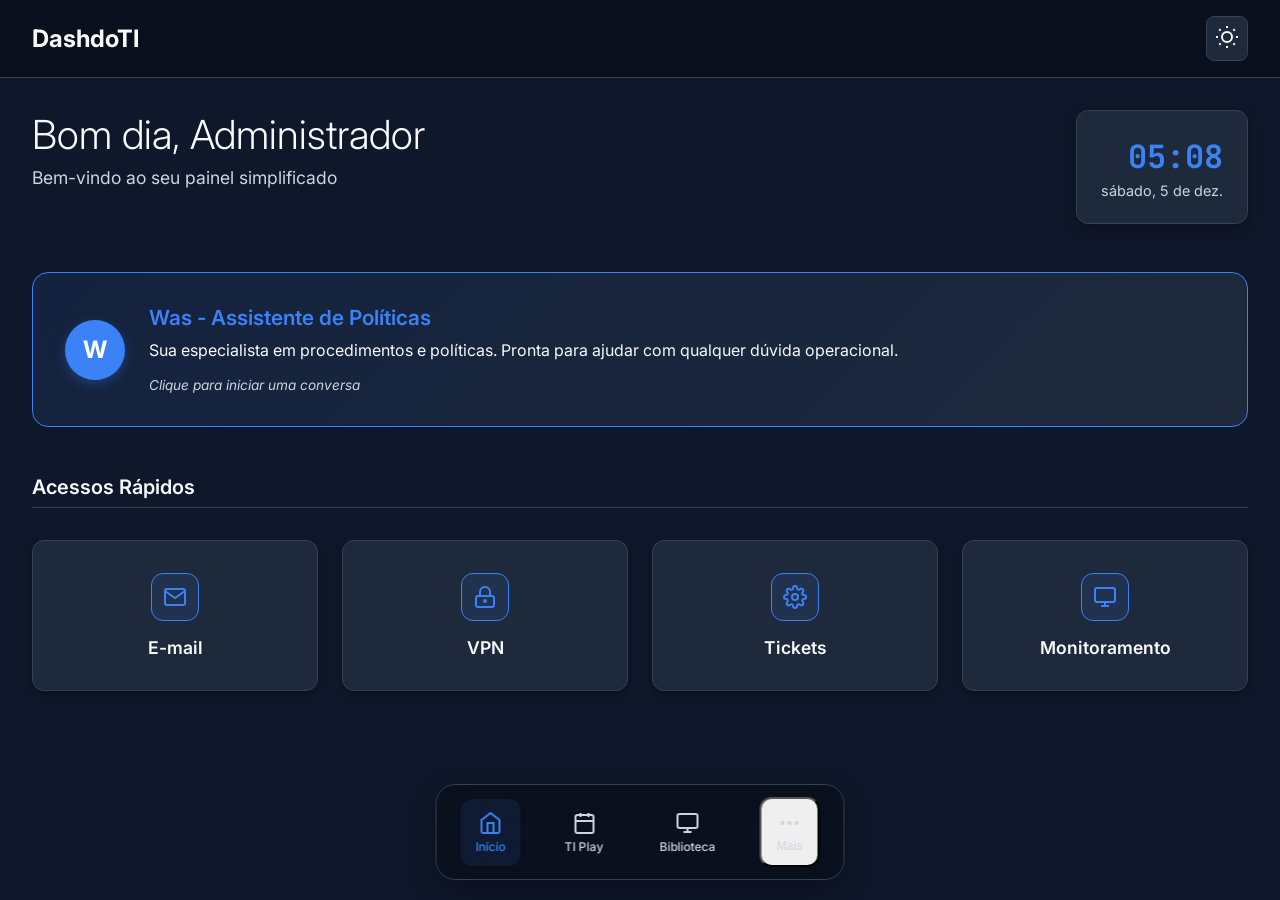
<file: pages/dashboard/dashboard.html>
<!DOCTYPE html>
<html lang="pt-BR">
<head>
    <meta charset="UTF-8">
    <meta name="viewport" content="width=device-width, initial-scale=1.0">
    <title>DashTI - Assistente Was</title>
    <link href="https://fonts.googleapis.com/css2?family=Inter:wght@300;400;500;600;700&family=JetBrains+Mono:wght@400;500;600&display=swap" rel="stylesheet">
    <style>
        * {
            margin: 0;
            padding: 0;
            box-sizing: border-box;
        }

        :root {
            /* Light Theme */
            --bg-primary: #ffffff;
            --bg-secondary: #f8fafc;
            --bg-tertiary: #f1f5f9;
            --text-primary: #1e293b;
            --text-secondary: #64748b;
            --text-muted: #94a3b8;
            --border: #e2e8f0;
            --border-hover: #cbd5e1;
            --accent: #3b82f6;
            --accent-light: #60a5fa;
            --accent-bg: #eff6ff;
            --success: #10b981;
            --success-bg: #ecfdf5;
            --warning: #f59e0b;
            --warning-bg: #fffbeb;
            --danger: #ef4444;
            --danger-bg: #fef2f2;
            --shadow: rgba(0, 0, 0, 0.1);
            --shadow-lg: rgba(0, 0, 0, 0.15);
            --glass: rgba(255, 255, 255, 0.8);
        }

        [data-theme="dark"] {
            /* Dark Theme */
            --bg-primary: #0f172a;
            --bg-secondary: #1e293b;
            --bg-tertiary: #334155;
            --text-primary: #f8fafc;
            --text-secondary: #cbd5e1;
            --text-muted: #94a3b8;
            --border: #334155;
            --border-hover: #475569;
            --accent: #3b82f6;
            --accent-light: #60a5fa;
            --accent-bg: rgba(59, 130, 246, 0.1);
            --success: #10b981;
            --success-bg: rgba(16, 185, 129, 0.1);
            --warning: #f59e0b;
            --warning-bg: rgba(245, 158, 11, 0.1);
            --danger: #ef4444;
            --danger-bg: rgba(239, 68, 68, 0.1);
            --shadow: rgba(0, 0, 0, 0.3);
            --shadow-lg: rgba(0, 0, 0, 0.4);
            --glass: rgba(0, 0, 0, 0.3);
        }

        body {
            font-family: 'Inter', -apple-system, BlinkMacSystemFont, sans-serif;
            background: var(--bg-primary);
            color: var(--text-primary);
            transition: background-color 0.3s ease, color 0.3s ease;
            min-height: 100vh;
        }

        /* Header */
        .header {
            position: sticky;
            top: 0;
            z-index: 100;
            background: var(--glass);
            backdrop-filter: blur(20px);
            border-bottom: 1px solid var(--border);
        }

        .header-content {
            max-width: 1400px;
            margin: 0 auto;
            display: flex;
            justify-content: space-between;
            align-items: center;
            padding: 1rem 2rem;
        }

        .logo {
            font-size: 1.5rem;
            font-weight: 700;
            color: var(--text-primary);
            text-decoration: none;
        }

        .theme-toggle {
            background: var(--bg-secondary);
            border: 1px solid var(--border);
            border-radius: 8px;
            padding: 0.5rem;
            cursor: pointer;
            transition: all 0.3s ease;
            color: var(--text-primary);
        }

        .theme-toggle:hover {
            border-color: var(--border-hover);
            background: var(--bg-tertiary);
        }

        /* Main Content */
        .main-content {
            max-width: 1400px;
            margin: 0 auto;
            padding: 2rem;
        }

        /* Welcome Section */
        .welcome-section {
            display: flex;
            justify-content: space-between;
            align-items: flex-start;
            margin-bottom: 3rem;
        }

        .welcome-text h2 {
            font-size: 2.5rem;
            font-weight: 300;
            margin-bottom: 0.5rem;
            color: var(--text-primary);
        }

        .welcome-text p {
            color: var(--text-secondary);
            font-size: 1.1rem;
        }

        .time-card {
            background: var(--bg-secondary);
            border: 1px solid var(--border);
            border-radius: 12px;
            padding: 1.5rem;
            text-align: right;
            box-shadow: 0 4px 15px var(--shadow);
        }

        .current-time {
            font-size: 2rem;
            font-weight: 700;
            color: var(--accent);
            font-family: 'JetBrains Mono', monospace;
            margin-bottom: 0.25rem;
        }

        .current-date {
            color: var(--text-secondary);
            font-size: 0.9rem;
        }

        /* Was Assistant Card */
        .was-card {
            background: linear-gradient(135deg, var(--accent-bg) 0%, var(--bg-secondary) 100%);
            border: 1px solid var(--accent);
            border-radius: 16px;
            padding: 2rem;
            margin-bottom: 3rem;
            position: relative;
            overflow: hidden;
            cursor: pointer;
            transition: all 0.3s cubic-bezier(0.4, 0, 0.2, 1);
        }

        .was-card:hover {
            transform: translateY(-2px);
            box-shadow: 0 12px 32px var(--shadow-lg);
            border-color: var(--accent-light);
        }

        .was-card::before {
            content: '';
            position: absolute;
            top: 0;
            left: -100%;
            width: 100%;
            height: 100%;
            background: linear-gradient(90deg, transparent, rgba(59, 130, 246, 0.1), transparent);
            transition: left 0.6s;
        }

        .was-card:hover::before {
            left: 100%;
        }

        .was-content {
            display: flex;
            align-items: center;
            gap: 1.5rem;
        }

        .was-avatar {
            width: 60px;
            height: 60px;
            background: var(--accent);
            border-radius: 50%;
            display: flex;
            align-items: center;
            justify-content: center;
            color: white;
            font-weight: 700;
            font-size: 1.5rem;
            box-shadow: 0 4px 12px rgba(59, 130, 246, 0.3);
            flex-shrink: 0;
        }

        .was-text h3 {
            color: var(--accent);
            font-size: 1.3rem;
            font-weight: 600;
            margin-bottom: 0.5rem;
        }

        .was-text p {
            color: var(--text-primary);
            font-size: 1rem;
            line-height: 1.5;
            margin-bottom: 0.75rem;
        }

        .was-text small {
            color: var(--text-secondary);
            font-size: 0.85rem;
            font-style: italic;
        }

        /* Quick Access */
        .section-title {
            font-size: 1.25rem;
            font-weight: 600;
            color: var(--text-primary);
            margin-bottom: 2rem;
            padding-bottom: 0.5rem;
            border-bottom: 1px solid var(--border);
        }

        .shortcut-grid {
            display: grid;
            grid-template-columns: repeat(auto-fit, minmax(200px, 1fr));
            gap: 1.5rem;
        }

        .shortcut-card {
            background: var(--bg-secondary);
            border: 1px solid var(--border);
            border-radius: 12px;
            padding: 2rem 1.5rem;
            text-decoration: none;
            color: var(--text-primary);
            transition: all 0.3s ease;
            display: flex;
            flex-direction: column;
            align-items: center;
            text-align: center;
            box-shadow: 0 4px 8px var(--shadow);
        }

        .shortcut-card:hover {
            transform: translateY(-3px);
            border-color: var(--accent);
            box-shadow: 0 8px 24px var(--shadow-lg);
        }

        .shortcut-icon {
            width: 48px;
            height: 48px;
            background: var(--accent-bg);
            border: 1px solid var(--accent);
            border-radius: 12px;
            display: flex;
            align-items: center;
            justify-content: center;
            color: var(--accent);
            margin-bottom: 1rem;
            transition: all 0.3s ease;
        }

        .shortcut-card:hover .shortcut-icon {
            background: var(--accent);
            color: white;
        }

        .shortcut-card h3 {
            font-size: 1.1rem;
            font-weight: 600;
            color: var(--text-primary);
        }

        /* Chat Interface */
        .chat-overlay {
            position: fixed;
            top: 0;
            left: 0;
            right: 0;
            bottom: 0;
            background: rgba(0, 0, 0, 0.5);
            backdrop-filter: blur(8px);
            z-index: 1000;
            display: flex;
            align-items: center;
            justify-content: center;
            opacity: 0;
            visibility: hidden;
            transition: all 0.3s ease;
        }

        .chat-overlay.active {
            opacity: 1;
            visibility: visible;
        }

        .chat-container {
            width: 90%;
            max-width: 800px;
            height: 80%;
            background: var(--bg-primary);
            border: 1px solid var(--border);
            border-radius: 16px;
            box-shadow: 0 20px 60px var(--shadow-lg);
            display: flex;
            flex-direction: column;
            overflow: hidden;
            transform: scale(0.9);
            transition: transform 0.3s ease;
        }

        .chat-overlay.active .chat-container {
            transform: scale(1);
        }

        .chat-header {
            background: var(--bg-secondary);
            border-bottom: 1px solid var(--border);
            padding: 1.5rem;
            display: flex;
            justify-content: space-between;
            align-items: center;
        }

        .chat-header h3 {
            font-size: 1.2rem;
            font-weight: 600;
            color: var(--text-primary);
        }

        .close-chat {
            background: none;
            border: none;
            color: var(--text-secondary);
            cursor: pointer;
            padding: 0.5rem;
            border-radius: 8px;
            transition: all 0.3s ease;
        }

        .close-chat:hover {
            background: var(--bg-tertiary);
            color: var(--text-primary);
        }

        .chat-messages {
            flex: 1;
            overflow-y: auto;
            padding: 2rem;
            display: flex;
            flex-direction: column;
            gap: 1.5rem;
        }

        .message {
            max-width: 85%;
            padding: 1rem 1.5rem;
            border-radius: 16px;
            line-height: 1.5;
            word-wrap: break-word;
        }

        .user-message {
            background: var(--accent);
            color: white;
            align-self: flex-end;
            border-bottom-right-radius: 6px;
        }

        .was-message {
            background: var(--bg-secondary);
            color: var(--text-primary);
            border: 1px solid var(--border);
            align-self: flex-start;
            border-bottom-left-radius: 6px;
        }

        .was-message strong {
            color: var(--accent);
            font-weight: 600;
        }

        .message-joke {
            margin-top: 1rem;
            padding-top: 1rem;
            border-top: 1px solid var(--border);
            font-size: 0.9rem;
            color: var(--text-secondary);
        }

        .chat-input-area {
            padding: 1.5rem;
            border-top: 1px solid var(--border);
            background: var(--bg-secondary);
        }

        .chat-input {
            width: 100%;
            padding: 1rem 1.5rem;
            border: 1px solid var(--border);
            border-radius: 25px;
            background: var(--bg-primary);
            color: var(--text-primary);
            font-size: 1rem;
            transition: border-color 0.3s ease;
        }

        .chat-input:focus {
            outline: none;
            border-color: var(--accent);
        }

        .chat-input::placeholder {
            color: var(--text-muted);
        }

        /* Bottom Navigation */
        .bottom-nav {
            position: fixed;
            bottom: 20px;
            left: 50%;
            transform: translateX(-50%);
            background: var(--glass);
            backdrop-filter: blur(20px);
            border: 1px solid var(--border);
            border-radius: 20px;
            padding: 0.75rem 1.5rem;
            box-shadow: 0 10px 30px var(--shadow);
            z-index: 200;
        }

        .nav-container {
            display: flex;
            gap: 2rem;
            align-items: center;
        }

        .nav-item {
            display: flex;
            flex-direction: column;
            align-items: center;
            gap: 0.25rem;
            color: var(--text-secondary);
            text-decoration: none;
            padding: 0.75rem;
            border-radius: 12px;
            transition: all 0.3s ease;
            min-width: 60px;
        }

        .nav-item:hover,
        .nav-item.active {
            color: var(--accent);
            background: var(--accent-bg);
        }

        .nav-icon {
            width: 24px;
            height: 24px;
            stroke: currentColor;
            stroke-width: 2;
            fill: none;
        }

        .nav-label {
            font-size: 0.75rem;
            font-weight: 500;
        }

        /* Modal */
        .modal-overlay {
            position: fixed;
            top: 0;
            left: 0;
            right: 0;
            bottom: 0;
            background: rgba(0, 0, 0, 0.5);
            backdrop-filter: blur(8px);
            z-index: 300;
            display: none;
            justify-content: center;
            align-items: center;
            opacity: 0;
            transition: opacity 0.3s ease;
        }

        .modal-overlay.open {
            display: flex;
            opacity: 1;
        }

        .modal-content {
            background: var(--bg-secondary);
            border-radius: 16px;
            padding: 2rem;
            width: 90%;
            max-width: 450px;
            box-shadow: 0 20px 60px var(--shadow-lg);
            transform: scale(0.9);
            transition: transform 0.3s ease;
        }

        .modal-overlay.open .modal-content {
            transform: scale(1);
        }

        .modal-header {
            display: flex;
            justify-content: space-between;
            align-items: center;
            margin-bottom: 2rem;
        }

        .modal-header h3 {
            color: var(--text-primary);
            font-size: 1.2rem;
            font-weight: 600;
        }

        .modal-close {
            background: none;
            border: none;
            color: var(--text-secondary);
            cursor: pointer;
            padding: 0.5rem;
            border-radius: 8px;
            transition: all 0.3s ease;
        }

        .modal-close:hover {
            background: var(--bg-tertiary);
            color: var(--text-primary);
        }

        .modal-grid {
            display: grid;
            grid-template-columns: repeat(2, 1fr);
            gap: 1rem;
        }

        .modal-item {
            display: flex;
            flex-direction: column;
            align-items: center;
            padding: 1.5rem 1rem;
            background: var(--bg-tertiary);
            border-radius: 12px;
            color: var(--text-primary);
            text-decoration: none;
            transition: all 0.3s ease;
        }

        .modal-item:hover {
            background: var(--accent-bg);
            color: var(--accent);
        }

        .modal-item.danger {
            color: var(--danger);
        }

        .modal-item.danger:hover {
            background: var(--danger-bg);
        }

        .modal-icon {
            width: 24px;
            height: 24px;
            margin-bottom: 0.5rem;
            stroke: currentColor;
            stroke-width: 2;
            fill: none;
        }

        /* Responsive */
        @media (max-width: 768px) {
            .main-content {
                padding: 1rem;
            }

            .welcome-section {
                flex-direction: column;
                gap: 1rem;
                text-align: left;
            }

            .time-card {
                text-align: left;
            }

            .shortcut-grid {
                grid-template-columns: repeat(2, 1fr);
            }

            .chat-container {
                width: 95%;
                height: 90%;
            }

            .nav-container {
                gap: 1rem;
            }

            .modal-grid {
                grid-template-columns: 1fr;
            }
        }
    </style>
</head>
<body data-theme="dark">
    <header class="header">
        <div class="header-content">
            <a href="#" class="logo">DashdoTI</a>
            <button class="theme-toggle" id="theme-toggle">
                <svg class="nav-icon" viewBox="0 0 24 24">
                    <circle cx="12" cy="12" r="5"></circle>
                    <path d="M12 1v2M12 21v2M4.22 4.22l1.42 1.42M18.36 18.36l1.42 1.42M1 12h2M21 12h2M4.22 19.78l1.42-1.42M18.36 5.64l1.42-1.42"></path>
                </svg>
            </button>
        </div>
    </header>

    <main class="main-content">
        <section class="welcome-section">
            <div class="welcome-text">
                <h2 id="greeting">Bom dia, Administrador</h2>
                <p id="welcome-message">Bem-vindo ao seu painel simplificado</p>
            </div>
            <div class="time-card">
                <div class="current-time" id="current-time">14:25</div>
                <div class="current-date" id="current-date">Segunda-feira, 26 Set</div>
            </div>
        </section>

        <div class="was-card" onclick="openChat()">
            <div class="was-content">
                <div class="was-avatar">W</div>
                <div class="was-text">
                    <h3 id="was-title">Was - Assistente de Políticas</h3>
                    <p id="was-description">Sua especialista em procedimentos e políticas. Pronta para ajudar com qualquer dúvida operacional.</p>
                    <small>Clique para iniciar uma conversa</small>
                </div>
            </div>
        </div>

        <section>
            <h2 class="section-title">Acessos Rápidos</h2>
            <div class="shortcut-grid">
                <a href="https://mail.google.com" target="_blank" class="shortcut-card">
                    <div class="shortcut-icon">
                        <svg class="nav-icon" viewBox="0 0 24 24">
                            <path d="M4 4h16c1.1 0 2 .9 2 2v12c0 1.1-.9 2-2 2H4c-1.1 0-2-.9-2-2V6c0-1.1.9-2 2-2z"></path>
                            <polyline points="22,6 12,13 2,6"></polyline>
                        </svg>
                    </div>
                    <h3>E-mail</h3>
                </a>

                <a href="#" class="shortcut-card">
                    <div class="shortcut-icon">
                        <svg class="nav-icon" viewBox="0 0 24 24">
                            <rect x="3" y="11" width="18" height="11" rx="2" ry="2"></rect>
                            <circle cx="12" cy="16" r="1"></circle>
                            <path d="M7 11V7a5 5 0 0 1 10 0v4"></path>
                        </svg>
                    </div>
                    <h3>VPN</h3>
                </a>

                <a href="#" class="shortcut-card">
                    <div class="shortcut-icon">
                        <svg class="nav-icon" viewBox="0 0 24 24">
                            <circle cx="12" cy="12" r="3"></circle>
                            <path d="M19.4 15a1.65 1.65 0 0 0 .33 1.82l.06.06a2 2 0 0 1 0 2.83 2 2 0 0 1-2.83 0l-.06-.06a1.65 1.65 0 0 0-1.82-.33 1.65 1.65 0 0 0-1 1.51V21a2 2 0 0 1-2 2 2 2 0 0 1-2-2v-.09A1.65 1.65 0 0 0 9 19.4a1.65 1.65 0 0 0-1.82.33l-.06.06a2 2 0 0 1-2.83 0 2 2 0 0 1 0-2.83l.06-.06a1.65 1.65 0 0 0 .33-1.82 1.65 1.65 0 0 0-1.51-1H3a2 2 0 0 1-2-2 2 2 0 0 1 2-2h.09A1.65 1.65 0 0 0 4.6 9a1.65 1.65 0 0 0-.33-1.82l-.06-.06a2 2 0 0 1 0-2.83 2 2 0 0 1 2.83 0l.06.06a1.65 1.65 0 0 0 1.82.33H9a1.65 1.65 0 0 0 1-1.51V3a2 2 0 0 1 2-2 2 2 0 0 1 2 2v.09a1.65 1.65 0 0 0 1 1.51 1.65 1.65 0 0 0 1.82-.33l.06-.06a2 2 0 0 1 2.83 0 2 2 0 0 1 0 2.83l-.06.06a1.65 1.65 0 0 0-.33 1.82V9a1.65 1.65 0 0 0 1.51 1H21a2 2 0 0 1 2 2 2 2 0 0 1-2 2h-.09a1.65 1.65 0 0 0-1.51 1z"></path>
                        </svg>
                    </div>
                    <h3>Tickets</h3>
                </a>

                <a href="#" class="shortcut-card">
                    <div class="shortcut-icon">
                        <svg class="nav-icon" viewBox="0 0 24 24">
                            <rect x="2" y="3" width="20" height="14" rx="2" ry="2"></rect>
                            <line x1="8" y1="21" x2="16" y2="21"></line>
                            <line x1="12" y1="17" x2="12" y2="21"></line>
                        </svg>
                    </div>
                    <h3>Monitoramento</h3>
                </a>
            </div>
        </section>
    </main>

    <!-- Chat Interface -->
    <div class="chat-overlay" id="chat-overlay">
        <div class="chat-container">
            <div class="chat-header">
                <h3>Chat com Was</h3>
                <button class="close-chat" onclick="closeChat()">
                    <svg class="nav-icon" viewBox="0 0 24 24">
                        <line x1="18" y1="6" x2="6" y2="18"></line>
                        <line x1="6" y1="6" x2="18" y2="18"></line>
                    </svg>
                </button>
            </div>
            <div class="chat-messages" id="chat-messages"></div>
            <div class="chat-input-area">
                <input type="text" class="chat-input" id="chat-input" placeholder="Digite sua pergunta sobre procedimentos...">
            </div>
        </div>
    </div>

    <!-- Bottom Navigation -->
    <nav class="bottom-nav">
        <div class="nav-container">
            <a href="#" class="nav-item active">
                <svg class="nav-icon" viewBox="0 0 24 24">
                    <path d="M3 9l9-7 9 7v11a2 2 0 01-2 2H5a2 2 0 01-2-2z"></path>
                    <polyline points="9 22 9 12 15 12 15 22"></polyline>
                </svg>
                <span class="nav-label">Início</span>
            </a>
            <a href="/pages/tutorials/tutorials.html" class="nav-item">
                <svg class="nav-icon" viewBox="0 0 24 24">
                    <rect x="3" y="4" width="18" height="18" rx="2" ry="2"></rect>
                    <line x1="16" y1="2" x2="16" y2="6"></line>
                    <line x1="8" y1="2" x2="8" y2="6"></line>
                    <line x1="3" y1="10" x2="21" y2="10"></line>
                </svg>
                <span class="nav-label">TI Play</span>
            </a>
            <a href="/pages/library/library.html" class="nav-item">
                <svg class="nav-icon" viewBox="0 0 24 24">
                    <rect x="2" y="3" width="20" height="14" rx="2" ry="2"></rect>
                    <line x1="8" y1="21" x2="16" y2="21"></line>
                    <line x1="12" y1="17" x2="12" y2="21"></line>
                </svg>
                <span class="nav-label">Biblioteca</span>
            </a>
            <button class="nav-item" onclick="openModal()">
                <svg class="nav-icon" viewBox="0 0 24 24">
                    <circle cx="12" cy="12" r="1"></circle>
                    <circle cx="19" cy="12" r="1"></circle>
                    <circle cx="5" cy="12" r="1"></circle>
                </svg>
                <span class="nav-label">Mais</span>
            </button>
        </div>
    </nav>

    <!-- Modal -->
    <div class="modal-overlay" id="modal-overlay">
        <div class="modal-content">
            <div class="modal-header">
                <h3>Acessos Adicionais</h3>
                <button class="modal-close" onclick="closeModal()">
                    <svg class="nav-icon" viewBox="0 0 24 24">
                        <line x1="18" y1="6" x2="6" y2="18"></line>
                        <line x1="6" y1="6" x2="18" y2="18"></line>
                    </svg>
                </button>
            </div>
            <div class="modal-grid">
                <a href="#" class="modal-item">
                    <svg class="modal-icon" viewBox="0 0 24 24">
                        <ellipse cx="12" cy="5" rx="9" ry="3"></ellipse>
                        <path d="M21 12c0 1.66-4 3-9 3s-9-1.34-9-3"></path>
                        <path d="M3 5v14c0 1.66 4 3 9 3s9-1.34 9-3V5"></path>
                    </svg>
                    <span>Documentação</span>
                </a>
                <a href="#" class="modal-item">
                    <svg class="modal-icon" viewBox="0 0 24 24">
                        <path d="M17 21v-2a4 4 0 0 0-4-4H5a4 4 0 0 0-4 4v2"></path>
                        <circle cx="9" cy="7" r="4"></circle>
                        <path d="M23 21v-2a4 4 0 0 0-3-3.87"></path>
                        <path d="M16 3.13a4 4 0 0 1 0 7.75"></path>
                    </svg>
                    <span>Equipe</span>
                </a>
                <a href="#" class="modal-item">
                    <svg class="modal-icon" viewBox="0 0 24 24">
                        <path d="M12 20h9"></path>
                        <path d="M16.5 3.5a2.121 2.121 0 0 1 3 3L7 19l-4 1 1-4L16.5 3.5z"></path>
                    </svg>
                    <span>Relatórios</span>
                </a>
                <a href="#" class="modal-item danger">
                    <svg class="modal-icon" viewBox="0 0 24 24">
                        <circle cx="12" cy="12" r="10"></circle>
                        <line x1="15" y1="9" x2="9" y2="15"></line>
                        <line x1="9" y1="9" x2="15" y2="15"></line>
                    </svg>
                    <span>Sair</span>
                </a>
            </div>
        </div>
    </div>
    <script src="wos.js"></script>

    <script>
        // Theme Toggle
        const themeToggle = document.getElementById('theme-toggle');
        const body = document.body;

        themeToggle.addEventListener('click', () => {
            const currentTheme = body.getAttribute('data-theme');
            const newTheme = currentTheme === 'dark' ? 'light' : 'dark';
            body.setAttribute('data-theme', newTheme);
            localStorage.setItem('theme', newTheme);
        });

        // Load saved theme
        const savedTheme = localStorage.getItem('theme') || 'dark';
        body.setAttribute('data-theme', savedTheme);

        // Time and Date
        function updateDateTime() {
            const now = new Date();
            const timeElement = document.getElementById('current-time');
            const dateElement = document.getElementById('current-date');
            
            const timeOptions = { hour: '2-digit', minute: '2-digit' };
            const dateOptions = { weekday: 'long', day: 'numeric', month: 'short' };
            
            timeElement.textContent = now.toLocaleTimeString('pt-BR', timeOptions);
            dateElement.textContent = now.toLocaleDateString('pt-BR', dateOptions);
            
            // Update greeting
            const hour = now.getHours();
            const greetingElement = document.getElementById('greeting');
            const welcomeElement = document.getElementById('welcome-message');
            
            if (hour < 12) {
                greetingElement.textContent = 'Bom dia, Administrador';
                welcomeElement.textContent = 'Bem-vindo ao seu painel simplificado';
            } else if (hour < 18) {
                greetingElement.textContent = 'Boa tarde, Administrador';
                welcomeElement.textContent = 'Esperamos que seu dia esteja produtivo';
            } else {
                greetingElement.textContent = 'Boa noite, Administrador';
                welcomeElement.textContent = 'Aproveite seu final de dia';
            }
        }

        // Chat Functions
        function openChat() {
            const chatOverlay = document.getElementById('chat-overlay');
            chatOverlay.classList.add('active');
            document.getElementById('chat-input').focus();
            
            // Add welcome message if chat is empty
            const chatMessages = document.getElementById('chat-messages');
            if (chatMessages.children.length === 0) {
                addWasMessage('Olá! Sou a Was, sua assistente de políticas e procedimentos. Como posso ajudá-lo hoje?');
            }
        }

        function closeChat() {
            const chatOverlay = document.getElementById('chat-overlay');
            chatOverlay.classList.remove('active');
        }

        function addUserMessage(message) {
            const chatMessages = document.getElementById('chat-messages');
            const messageDiv = document.createElement('div');
            messageDiv.className = 'message user-message';
            messageDiv.textContent = message;
            chatMessages.appendChild(messageDiv);
            chatMessages.scrollTop = chatMessages.scrollHeight;
        }

        function addWasMessage(message) {
            const chatMessages = document.getElementById('chat-messages');
            const messageDiv = document.createElement('div');
            messageDiv.className = 'message was-message';
            
            // Add joke for longer responses
            const jokes = [
                "Por que o documento foi ao psicólogo? Porque tinha muitos problemas de formatação!",
                "Qual é o animal mais antigo do mundo? A zebra, porque é preta e branca!",
                "Por que o Excel foi para a festa? Para aumentar a planilha!",
                "O que o PowerPoint disse para o Word? 'Você não tem slides para ser interessante!'"
            ];
            
            const randomJoke = jokes[Math.floor(Math.random() * jokes.length)];
            
            messageDiv.innerHTML = `<strong>Was:</strong> ${message}<div class="message-joke">💡 ${randomJoke}</div>`;
            chatMessages.appendChild(messageDiv);
            chatMessages.scrollTop = chatMessages.scrollHeight;
        }

        // Chat input handler
        document.getElementById('chat-input').addEventListener('keypress', function(e) {
            if (e.key === 'Enter' && this.value.trim()) {
                const userMessage = this.value.trim();
                addUserMessage(userMessage);
                this.value = '';
                
                // Simulate Was thinking
                setTimeout(() => {
                    const responses = [
                        "Baseado em nossa política de segurança, recomendo verificar a seção 4.2 do manual.",
                        "Para esse procedimento, você precisará acessar o sistema através da VPN corporativa.",
                        "Segundo as diretrizes atualizadas, esse processo deve ser realizado em até 48 horas.",
                        "Encontrei a informação que você precisa no documento POL-2023-08, página 15.",
                        "Para essa solicitação, você deve abrir um ticket através do sistema de chamados."
                    ];
                    const randomResponse = responses[Math.floor(Math.random() * responses.length)];
                    addWasMessage(randomResponse);
                }, 1000);
            }
        });

        // Modal Functions
        function openModal() {
            const modalOverlay = document.getElementById('modal-overlay');
            modalOverlay.classList.add('open');
        }

        function closeModal() {
            const modalOverlay = document.getElementById('modal-overlay');
            modalOverlay.classList.remove('open');
        }

        // Close modal when clicking outside
        document.getElementById('modal-overlay').addEventListener('click', function(e) {
            if (e.target === this) {
                closeModal();
            }
        });

        // Close chat when clicking outside
        document.getElementById('chat-overlay').addEventListener('click', function(e) {
            if (e.target === this) {
                closeChat();
            }
        });

        // Initialize
        updateDateTime();
        setInterval(updateDateTime, 60000);

        // Add some sample chat messages on first load
        window.addEventListener('load', () => {
            setTimeout(() => {
                const chatMessages = document.getElementById('chat-messages');
                if (chatMessages.children.length === 0) {
                    addWasMessage('Estou aqui para ajudar com dúvidas sobre políticas, procedimentos e documentação da empresa. Pergunte qualquer coisa!');
                }
            }, 2000);
        });
    </script>
</body>
</html>
</file>
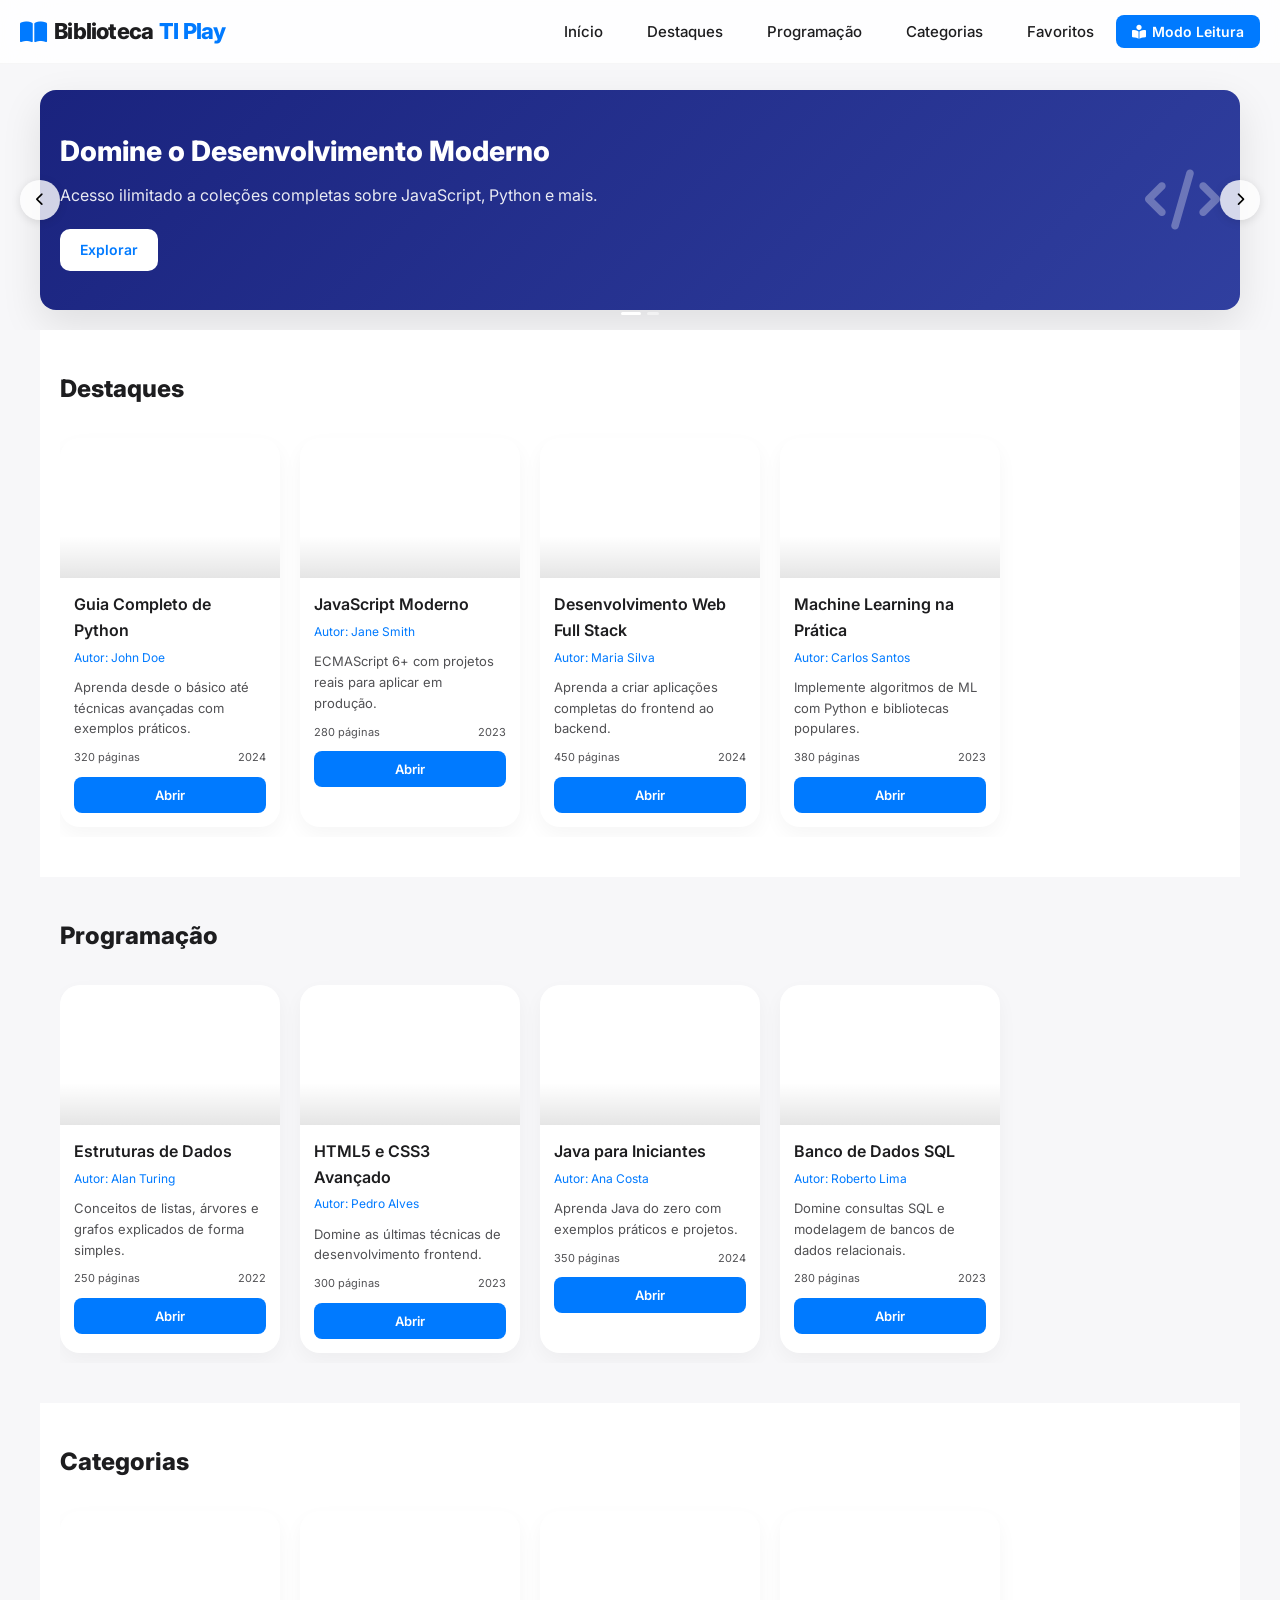
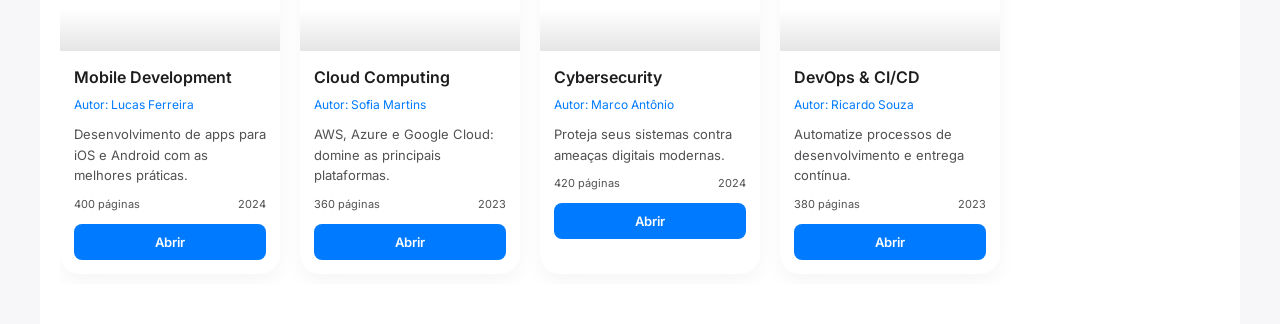
<file: pages/library/library.html>
<!DOCTYPE html>
<html lang="pt-BR">
<head>
  <meta charset="UTF-8">
  <meta name="viewport" content="width=device-width, initial-scale=1.0">
  <title>Biblioteca TI Play</title>
  <link href="https://fonts.googleapis.com/css2?family=Inter:wght@300;400;500;600;700;800&display=swap" rel="stylesheet">
  <link rel="stylesheet" href="https://cdnjs.cloudflare.com/ajax/libs/font-awesome/6.4.0/css/all.min.css">

  <style>
    /* === VARIÁVEIS APPLE STYLE === */
    :root {
      --apple-blue: #007AFF;
      --apple-gray-1: #1D1D1F;
      --apple-gray-2: #515154;
      --apple-gray-6: #F7F7F9;
      --apple-white: #FFFFFF;
      --card-radius: 20px;
      --card-shadow: 0 8px 20px rgba(0, 0, 0, 0.04);
      --transition: all 0.3s cubic-bezier(0.25,0.46,0.45,0.94);
    }
    
    * {
      margin: 0;
      padding: 0;
      box-sizing: border-box;
      font-family: 'Inter', -apple-system, BlinkMacSystemFont, "Segoe UI", Roboto, "Helvetica Neue", Arial, sans-serif;
    }
    
    body {
      background: var(--apple-gray-6);
      color: var(--apple-gray-1);
      line-height: 1.6;
      overflow-x: hidden;
      transition: background .3s, color .3s;
    }

    /* === HEADER === */
    header {
      position: fixed;
      top: 0;
      width: 100%;
      background: rgba(255, 255, 255, .85);
      backdrop-filter: blur(28px) saturate(200%);
      padding: 14px 20px;
      display: flex;
      justify-content: space-between;
      align-items: center;
      border-bottom: 1px solid rgba(0, 0, 0, .03);
      z-index: 1000;
    }
    
    .logo {
      font-size: 22px;
      font-weight: 800;
      letter-spacing: -.8px;
      color: var(--apple-gray-1);
      display: flex;
      align-items: center;
      gap: 8px;
      transition: var(--transition);
    }
    
    .logo-icon {
      color: var(--apple-blue);
      font-size: 24px;
    }
    
    .logo-text {
      display: flex;
      align-items: center;
    }
    
    .logo span {
      color: var(--apple-blue);
      margin-left: 6px;
    }
    
    nav ul {
      display: flex;
      list-style: none;
    }
    
    nav ul li {
      margin-left: 20px;
    }
    
    nav ul li a {
      color: var(--apple-gray-1);
      text-decoration: none;
      font-size: 15px;
      font-weight: 500;
      transition: var(--transition);
      padding: 8px 12px;
      border-radius: 8px;
    }
    
    nav ul li a:hover {
      color: var(--apple-blue);
      background: rgba(0, 122, 255, 0.1);
    }

    /* BOTÃO LEITURA */
    .tools {
      display: flex;
      align-items: center;
      gap: 10px;
    }
    
    #toggleRead {
      cursor: pointer;
      border: none;
      background: var(--apple-blue);
      color: white;
      padding: 8px 16px;
      border-radius: 8px;
      font-size: 14px;
      font-weight: 600;
      transition: var(--transition);
      display: flex;
      align-items: center;
      gap: 6px;
    }
    
    #toggleRead:hover {
      background: #0066d6;
      transform: translateY(-1px);
    }

    /* === CONTEÚDO PRINCIPAL === */
    .main-content {
      margin-top: 70px;
      transition: var(--transition);
    }

    /* === HERO SLIDER === */
    .hero-carousel {
      width: 100%;
      overflow: hidden;
      position: relative;
    }
    
    .hero-slides-wrapper {
      display: flex;
      transition: transform .6s ease;
      width: 100%;
    }
    
    .hero-slide {
      flex-shrink: 0;
      width: 100%;
      height: 260px;
      padding: 20px;
      display: flex;
      align-items: center;
      justify-content: center;
    }
    
    .hero-card-content {
      max-width: 1200px;
      width: 100%;
      height: 100%;
      border-radius: 16px;
      background: linear-gradient(135deg, #1A237E, #303F9F);
      color: white;
      display: flex;
      align-items: center;
      justify-content: space-between;
      padding: 20px;
      box-shadow: 0 15px 40px rgba(0, 0, 0, .1);
    }
    
    .slide-text h2 {
      font-size: 28px;
      margin-bottom: 10px;
      font-weight: 800;
    }
    
    .slide-text p {
      font-size: 16px;
      margin-bottom: 20px;
      opacity: .9;
    }
    
    .cta-button {
      display: inline-block;
      padding: 10px 20px;
      background: var(--apple-white);
      color: var(--apple-blue);
      border-radius: 10px;
      font-weight: 600;
      text-decoration: none;
      font-size: 14px;
      transition: var(--transition);
    }
    
    .cta-button:hover {
      transform: translateY(-2px);
      box-shadow: 0 5px 15px rgba(0, 0, 0, 0.1);
    }
    
    .slide-visual {
      font-size: 60px;
      opacity: .3;
    }
    
    .carousel-controls {
      position: absolute;
      top: 50%;
      width: 100%;
      display: flex;
      justify-content: space-between;
      transform: translateY(-50%);
      padding: 0 20px;
      pointer-events: none;
    }
    
    .carousel-btn {
      background: rgba(255, 255, 255, 0.8);
      border: none;
      border-radius: 50%;
      width: 40px;
      height: 40px;
      display: flex;
      align-items: center;
      justify-content: center;
      cursor: pointer;
      pointer-events: all;
      transition: var(--transition);
      box-shadow: 0 2px 10px rgba(0, 0, 0, 0.1);
    }
    
    .carousel-btn:hover {
      background: rgba(255, 255, 255, 1);
      transform: scale(1.1);
    }
    
    .carousel-indicators {
      position: absolute;
      bottom: 15px;
      left: 50%;
      transform: translateX(-50%);
      display: flex;
      gap: 6px;
    }
    
    .indicator {
      width: 12px;
      height: 3px;
      background: rgba(255, 255, 255, .5);
      border-radius: 1.5px;
      cursor: pointer;
      transition: var(--transition);
    }
    
    .indicator.active {
      background: var(--apple-white);
      width: 20px;
    }

    /* === SECTION CARDS === */
    .section-container {
      padding: 40px 20px;
      background: var(--apple-white);
      position: relative;
      max-width: 1200px;
      margin: 0 auto;
    }
    
    .section-container:nth-child(odd) {
      background: var(--apple-gray-6);
    }
    
    .section-title {
      font-size: 24px;
      font-weight: 800;
      margin-bottom: 20px;
    }
    
    .book-carousel {
      position: relative;
    }
    
    .book-carousel-container {
      display: flex;
      gap: 20px;
      overflow-x: auto;
      scroll-behavior: smooth;
      scrollbar-width: none; /* Firefox */
      -ms-overflow-style: none; /* IE and Edge */
      padding: 10px 0;
    }
    
    .book-carousel-container::-webkit-scrollbar {
      display: none; /* Chrome, Safari and Opera */
    }
    
    .book-card {
      flex-shrink: 0;
      width: 220px;
      background: var(--apple-white);
      border-radius: var(--card-radius);
      box-shadow: var(--card-shadow);
      overflow: hidden;
      transition: var(--transition);
      cursor: pointer;
      position: relative;
      transform: translateY(0) scale(1);
    }
    
    /* ANIMAÇÃO DO CARD AO PASSAR O MOUSE */
    .book-card:hover {
      transform: translateY(-10px) scale(1.02);
      box-shadow: 0 15px 30px rgba(0, 0, 0, 0.12);
    }
    
    .book-card::before {
      content: '';
      position: absolute;
      top: 0;
      left: 0;
      width: 100%;
      height: 100%;
      background: linear-gradient(to bottom, rgba(0,122,255,0) 0%, rgba(0,122,255,0.03) 100%);
      opacity: 0;
      transition: var(--transition);
      z-index: 1;
    }
    
    .book-card:hover::before {
      opacity: 1;
    }
    
    .book-cover {
      height: 140px;
      background-size: cover;
      background-position: center;
      position: relative;
      transition: var(--transition);
    }
    
    .book-card:hover .book-cover {
      transform: scale(1.05);
    }
    
    .book-cover::after {
      content: '';
      position: absolute;
      top: 0;
      left: 0;
      width: 100%;
      height: 100%;
      background: linear-gradient(to bottom, rgba(0,0,0,0) 70%, rgba(0,0,0,0.1));
    }
    
    .book-info {
      padding: 14px;
      position: relative;
      z-index: 2;
    }
    
    .book-title {
      font-size: 16px;
      font-weight: 600;
      margin-bottom: 4px;
      display: -webkit-box;
      -webkit-line-clamp: 2;
      -webkit-box-orient: vertical;
      overflow: hidden;
    }
    
    .book-author {
      font-size: 12px;
      color: var(--apple-blue);
      margin-bottom: 10px;
    }
    
    .book-desc {
      font-size: 13px;
      color: var(--apple-gray-2);
      display: -webkit-box;
      -webkit-line-clamp: 3;
      -webkit-box-orient: vertical;
      overflow: hidden;
      margin-bottom: 10px;
    }
    
    .book-meta {
      font-size: 11px;
      color: var(--apple-gray-2);
      margin: 10px 0;
      display: flex;
      justify-content: space-between;
    }
    
    .book-action {
      display: block;
      width: 100%;
      padding: 10px;
      background: var(--apple-blue);
      color: white;
      text-align: center;
      border-radius: 8px;
      font-weight: 600;
      text-decoration: none;
      font-size: 13px;
      transition: var(--transition);
      border: none;
      cursor: pointer;
      position: relative;
      overflow: hidden;
    }
    
    .book-action::after {
      content: '';
      position: absolute;
      top: 50%;
      left: 50%;
      width: 5px;
      height: 5px;
      background: rgba(255, 255, 255, 0.5);
      opacity: 0;
      border-radius: 100%;
      transform: scale(1, 1) translate(-50%);
      transform-origin: 50% 50%;
    }
    
    .book-action:hover {
      background: #0066d6;
    }
    
    .book-action:hover::after {
      animation: ripple 1s ease-out;
    }
    
    @keyframes ripple {
      0% {
        transform: scale(0, 0);
        opacity: 0.5;
      }
      100% {
        transform: scale(20, 20);
        opacity: 0;
      }
    }
    
    .carousel-nav {
      position: absolute;
      top: 50%;
      transform: translateY(-50%);
      background: rgba(255, 255, 255, 0.9);
      border: none;
      border-radius: 50%;
      width: 40px;
      height: 40px;
      display: flex;
      align-items: center;
      justify-content: center;
      cursor: pointer;
      box-shadow: 0 2px 10px rgba(0, 0, 0, 0.1);
      z-index: 10;
      transition: var(--transition);
    }
    
    .carousel-nav:hover {
      background: rgba(255, 255, 255, 1);
      transform: translateY(-50%) scale(1.1);
    }
    
    .carousel-nav.prev {
      left: 5px;
    }
    
    .carousel-nav.next {
      right: 5px;
    }
    
    .carousel-nav.hidden {
      display: none;
    }
    
    /* === MODAL DOC === */
    .modal {
      position: fixed;
      top: 0;
      left: 0;
      width: 100%;
      height: 100%;
      background: rgba(0, 0, 0, .7);
      display: none;
      align-items: center;
      justify-content: center;
      z-index: 2000;
    }
    
    .modal-content {
      width: 95%;
      height: 90%;
      background: white;
      border-radius: 16px;
      overflow: hidden;
      position: relative;
      display: flex;
      flex-direction: column;
      animation: modalFadeIn 0.3s ease;
    }
    
    @keyframes modalFadeIn {
      from { opacity: 0; transform: scale(0.9); }
      to { opacity: 1; transform: scale(1); }
    }
    
    .modal-header {
      padding: 15px 20px;
      background: var(--apple-blue);
      color: white;
      font-weight: 600;
      display: flex;
      justify-content: space-between;
      align-items: center;
    }
    
    .modal-body {
      flex: 1;
      position: relative;
    }
    
    .modal-body iframe {
      width: 100%;
      height: 100%;
      border: none;
    }
    
    .close-btn {
      cursor: pointer;
      font-size: 24px;
      transition: var(--transition);
    }
    
    .close-btn:hover {
      transform: scale(1.1);
    }
    
    /* === MODO LEITURA === */
    body.read-mode {
      background: #f5f2e9;
      color: #3a3a3a;
      font-size: 18px;
      line-height: 1.8;
    }
    
    body.read-mode header {
      background: #f0ede4;
      border-bottom: 1px solid #e0ddd4;
    }
    
    body.read-mode .section-container {
      background: #f5f2e9;
    }
    
    body.read-mode .section-container:nth-child(odd) {
      background: #f0ede4;
    }
    
    body.read-mode .book-card {
      box-shadow: none;
      border: 1px solid #ddd;
      background: #faf8f3;
    }
    
    body.read-mode .hero-carousel,
    body.read-mode .carousel-controls,
    body.read-mode .carousel-nav {
      display: none;
    }
    
    body.read-mode .book-card:hover {
      transform: none;
      box-shadow: none;
    }
    
    body.read-mode .book-card::before {
      display: none;
    }
    
    body.read-mode .book-card:hover .book-cover {
      transform: none;
    }
    
    /* === BOTÃO VOLTAR AO TOPO === */
    .back-to-top {
      position: fixed;
      bottom: 20px;
      right: 20px;
      background: var(--apple-blue);
      color: white;
      width: 50px;
      height: 50px;
      border-radius: 50%;
      display: flex;
      align-items: center;
      justify-content: center;
      cursor: pointer;
      opacity: 0;
      visibility: hidden;
      transition: var(--transition);
      z-index: 100;
      box-shadow: 0 4px 12px rgba(0, 122, 255, 0.3);
    }
    
    .back-to-top.visible {
      opacity: 1;
      visibility: visible;
    }
    
    .back-to-top:hover {
      background: #0066d6;
      transform: translateY(-3px);
    }
    
    /* === RESPONSIVIDADE === */
    @media (max-width: 768px) {
      nav ul {
        display: none;
      }
      
      .slide-text h2 {
        font-size: 20px;
      }
      
      .slide-text p {
        font-size: 14px;
      }
      
      .hero-slide {
        height: 200px;
      }
      
      .book-card {
        width: 180px;
      }
      
      .carousel-btn {
        width: 35px;
        height: 35px;
      }
    }
    
    @media (max-width: 480px) {
      header {
        flex-direction: column;
        align-items: flex-start;
      }
      
      .tools {
        margin-top: 8px;
        width: 100%;
        justify-content: space-between;
      }
      
      .book-card {
        width: 150px;
      }
      
      .hero-card-content {
        flex-direction: column;
        text-align: center;
        padding: 15px;
      }
      
      .slide-visual {
        font-size: 40px;
        margin-top: 10px;
      }
      
      .carousel-nav {
        display: none;
      }
    }
    
    /* === ANIMAÇÕES ADICIONAIS === */
    @keyframes fadeIn {
      from { opacity: 0; transform: translateY(20px); }
      to { opacity: 1; transform: translateY(0); }
    }
    
    .book-card {
      animation: fadeIn 0.5s ease forwards;
    }
    
    .book-card:nth-child(2) { animation-delay: 0.1s; }
    .book-card:nth-child(3) { animation-delay: 0.2s; }
    .book-card:nth-child(4) { animation-delay: 0.3s; }
    .book-card:nth-child(5) { animation-delay: 0.4s; }
  </style>
</head>
<body>

<header>
  <div class="logo">
    <i class="fas fa-book-open logo-icon"></i>
    <div class="logo-text">Biblioteca <span>TI Play</span></div>
  </div>
  <div class="tools">
    <nav>
      <ul>
        <li><a href="#inicio">Início</a></li>
        <li><a href="#destaques">Destaques</a></li>
        <li><a href="#programacao">Programação</a></li>
        <li><a href="#categorias">Categorias</a></li>
        <li><a href="#favoritos">Favoritos</a></li>
      </ul>
    </nav>
    <button id="toggleRead"><i class="fas fa-book-reader"></i> Modo Leitura</button>
  </div>
</header>

<!-- CONTEÚDO PRINCIPAL -->
<div class="main-content" id="mainContent">
  <!-- HERO -->
  <section class="hero-carousel" id="inicio">
    <div class="hero-slides-wrapper">
      <div class="hero-slide">
        <div class="hero-card-content">
          <div class="slide-text">
            <h2>Domine o Desenvolvimento Moderno</h2>
            <p>Acesso ilimitado a coleções completas sobre JavaScript, Python e mais.</p>
            <a href="#programacao" class="cta-button">Explorar</a>
          </div>
          <i class="fas fa-code slide-visual"></i>
        </div>
      </div>
      <div class="hero-slide">
        <div class="hero-card-content" style="background:linear-gradient(135deg,#1C8E58,#34C759)">
          <div class="slide-text">
            <h2>Novas Tendências de IA</h2>
            <p>Machine Learning, LLMs e MLOps para inovar sua carreira.</p>
            <a href="#destaques" class="cta-button">Ver Novidades</a>
          </div>
          <i class="fas fa-brain slide-visual"></i>
        </div>
      </div>
    </div>
    <div class="carousel-controls">
      <button class="carousel-btn prev-btn" aria-label="Slide anterior">
        <i class="fas fa-chevron-left"></i>
      </button>
      <button class="carousel-btn next-btn" aria-label="Próximo slide">
        <i class="fas fa-chevron-right"></i>
      </button>
    </div>
    <div class="carousel-indicators">
      <div class="indicator active" data-slide="0"></div>
      <div class="indicator" data-slide="1"></div>
    </div>
  </section>

  <!-- SEÇÃO DESTAQUES -->
  <section class="section-container" id="destaques">
    <h2 class="section-title">Destaques</h2>
    <div class="book-carousel">
      <button class="carousel-nav prev" aria-label="Livros anteriores">
        <i class="fas fa-chevron-left"></i>
      </button>
      <div class="book-carousel-container">
        <div class="book-card">
          <div class="book-cover" style="background-image:url('https://images.unsplash.com/photo-1584697964403-c4ef1a1a506f')"></div>
          <div class="book-info">
            <h3 class="book-title">Guia Completo de Python</h3>
            <p class="book-author">Autor: John Doe</p>
            <p class="book-desc">Aprenda desde o básico até técnicas avançadas com exemplos práticos.</p>
            <div class="book-meta"><span>320 páginas</span><span>2024</span></div>
            <button class="book-action" data-file="https://www.w3.org/WAI/ER/tests/xhtml/testfiles/resources/pdf/dummy.pdf">Abrir</button>
          </div>
        </div>
        <div class="book-card">
          <div class="book-cover" style="background-image:url('https://images.unsplash.com/photo-1522202176988-66273c2fd55f')"></div>
          <div class="book-info">
            <h3 class="book-title">JavaScript Moderno</h3>
            <p class="book-author">Autor: Jane Smith</p>
            <p class="book-desc">ECMAScript 6+ com projetos reais para aplicar em produção.</p>
            <div class="book-meta"><span>280 páginas</span><span>2023</span></div>
            <button class="book-action" data-file="https://www.orimi.com/pdf-test.pdf">Abrir</button>
          </div>
        </div>
        <div class="book-card">
          <div class="book-cover" style="background-image:url('https://images.unsplash.com/photo-1555066931-4365d14bab8c')"></div>
          <div class="book-info">
            <h3 class="book-title">Desenvolvimento Web Full Stack</h3>
            <p class="book-author">Autor: Maria Silva</p>
            <p class="book-desc">Aprenda a criar aplicações completas do frontend ao backend.</p>
            <div class="book-meta"><span>450 páginas</span><span>2024</span></div>
            <button class="book-action" data-file="https://www.w3.org/WAI/ER/tests/xhtml/testfiles/resources/pdf/dummy.pdf">Abrir</button>
          </div>
        </div>
        <div class="book-card">
          <div class="book-cover" style="background-image:url('https://images.unsplash.com/photo-1551288049-bebda4e38f71')"></div>
          <div class="book-info">
            <h3 class="book-title">Machine Learning na Prática</h3>
            <p class="book-author">Autor: Carlos Santos</p>
            <p class="book-desc">Implemente algoritmos de ML com Python e bibliotecas populares.</p>
            <div class="book-meta"><span>380 páginas</span><span>2023</span></div>
            <button class="book-action" data-file="https://www.orimi.com/pdf-test.pdf">Abrir</button>
          </div>
        </div>
      </div>
      <button class="carousel-nav next" aria-label="Próximos livros">
        <i class="fas fa-chevron-right"></i>
      </button>
    </div>
  </section>

  <!-- SEÇÃO PROGRAMAÇÃO -->
  <section class="section-container" id="programacao">
    <h2 class="section-title">Programação</h2>
    <div class="book-carousel">
      <button class="carousel-nav prev" aria-label="Livros anteriores">
        <i class="fas fa-chevron-left"></i>
      </button>
      <div class="book-carousel-container">
        <div class="book-card">
          <div class="book-cover" style="background-image:url('https://images.unsplash.com/photo-1518770660439-4636190af475')"></div>
          <div class="book-info">
            <h3 class="book-title">Estruturas de Dados</h3>
            <p class="book-author">Autor: Alan Turing</p>
            <p class="book-desc">Conceitos de listas, árvores e grafos explicados de forma simples.</p>
            <div class="book-meta"><span>250 páginas</span><span>2022</span></div>
            <button class="book-action" data-file="https://gahp.net/wp-content/uploads/2017/09/sample.pdf">Abrir</button>
          </div>
        </div>
        <div class="book-card">
          <div class="book-cover" style="background-image:url('https://images.unsplash.com/photo-1542831371-29b0f74f9713')"></div>
          <div class="book-info">
            <h3 class="book-title">HTML5 e CSS3 Avançado</h3>
            <p class="book-author">Autor: Pedro Alves</p>
            <p class="book-desc">Domine as últimas técnicas de desenvolvimento frontend.</p>
            <div class="book-meta"><span>300 páginas</span><span>2023</span></div>
            <button class="book-action" data-file="https://www.w3.org/WAI/ER/tests/xhtml/testfiles/resources/pdf/dummy.pdf">Abrir</button>
          </div>
        </div>
        <div class="book-card">
          <div class="book-cover" style="background-image:url('https://images.unsplash.com/photo-1627398242454-45a1465c2479')"></div>
          <div class="book-info">
            <h3 class="book-title">Java para Iniciantes</h3>
            <p class="book-author">Autor: Ana Costa</p>
            <p class="book-desc">Aprenda Java do zero com exemplos práticos e projetos.</p>
            <div class="book-meta"><span>350 páginas</span><span>2024</span></div>
            <button class="book-action" data-file="https://www.orimi.com/pdf-test.pdf">Abrir</button>
          </div>
        </div>
        <div class="book-card">
          <div class="book-cover" style="background-image:url('https://images.unsplash.com/photo-1555949963-aa79dcee981c')"></div>
          <div class="book-info">
            <h3 class="book-title">Banco de Dados SQL</h3>
            <p class="book-author">Autor: Roberto Lima</p>
            <p class="book-desc">Domine consultas SQL e modelagem de bancos de dados relacionais.</p>
            <div class="book-meta"><span>280 páginas</span><span>2023</span></div>
            <button class="book-action" data-file="https://gahp.net/wp-content/uploads/2017/09/sample.pdf">Abrir</button>
          </div>
        </div>
      </div>
      <button class="carousel-nav next" aria-label="Próximos livros">
        <i class="fas fa-chevron-right"></i>
      </button>
    </div>
  </section>

  <!-- SEÇÃO CATEGORIAS -->
  <section class="section-container" id="categorias">
    <h2 class="section-title">Categorias</h2>
    <div class="book-carousel">
      <button class="carousel-nav prev" aria-label="Livros anteriores">
        <i class="fas fa-chevron-left"></i>
      </button>
      <div class="book-carousel-container">
        <div class="book-card">
          <div class="book-cover" style="background-image:url('https://images.unsplash.com/photo-1551650975-87deedd944c3')"></div>
          <div class="book-info">
            <h3 class="book-title">Mobile Development</h3>
            <p class="book-author">Autor: Lucas Ferreira</p>
            <p class="book-desc">Desenvolvimento de apps para iOS e Android com as melhores práticas.</p>
            <div class="book-meta"><span>400 páginas</span><span>2024</span></div>
            <button class="book-action" data-file="https://www.w3.org/WAI/ER/tests/xhtml/testfiles/resources/pdf/dummy.pdf">Abrir</button>
          </div>
        </div>
        <div class="book-card">
          <div class="book-cover" style="background-image:url('https://images.unsplash.com/photo-1563206767-5b18f218e8de')"></div>
          <div class="book-info">
            <h3 class="book-title">Cloud Computing</h3>
            <p class="book-author">Autor: Sofia Martins</p>
            <p class="book-desc">AWS, Azure e Google Cloud: domine as principais plataformas.</p>
            <div class="book-meta"><span>360 páginas</span><span>2023</span></div>
            <button class="book-action" data-file="https://www.orimi.com/pdf-test.pdf">Abrir</button>
          </div>
        </div>
        <div class="book-card">
          <div class="book-cover" style="background-image:url('https://images.unsplash.com/photo-1563013544-824ae1b704d3')"></div>
          <div class="book-info">
            <h3 class="book-title">Cybersecurity</h3>
            <p class="book-author">Autor: Marco Antônio</p>
            <p class="book-desc">Proteja seus sistemas contra ameaças digitais modernas.</p>
            <div class="book-meta"><span>420 páginas</span><span>2024</span></div>
            <button class="book-action" data-file="https://gahp.net/wp-content/uploads/2017/09/sample.pdf">Abrir</button>
          </div>
        </div>
        <div class="book-card">
          <div class="book-cover" style="background-image:url('https://images.unsplash.com/photo-1558494949-ef010cbdcc31')"></div>
          <div class="book-info">
            <h3 class="book-title">DevOps & CI/CD</h3>
            <p class="book-author">Autor: Ricardo Souza</p>
            <p class="book-desc">Automatize processos de desenvolvimento e entrega contínua.</p>
            <div class="book-meta"><span>380 páginas</span><span>2023</span></div>
            <button class="book-action" data-file="https://www.w3.org/WAI/ER/tests/xhtml/testfiles/resources/pdf/dummy.pdf">Abrir</button>
          </div>
        </div>
      </div>
      <button class="carousel-nav next" aria-label="Próximos livros">
        <i class="fas fa-chevron-right"></i>
      </button>
    </div>
  </section>
</div>

<!-- MODAL -->
<div class="modal" id="docModal">
  <div class="modal-content">
    <div class="modal-header">
      <span id="docTitle">Documento</span>
      <span class="close-btn" id="closeModal">&times;</span>
    </div>
    <div class="modal-body">
      <iframe id="docViewer"></iframe>
    </div>
  </div>
</div>

<!-- BOTÃO VOLTAR AO TOPO -->
<div class="back-to-top" id="backToTop">
  <i class="fas fa-arrow-up"></i>
</div>

<script>
// HERO CAROUSEL
const slides = document.querySelector(".hero-slides-wrapper");
const indicators = document.querySelectorAll(".indicator");
const prevBtn = document.querySelector(".prev-btn");
const nextBtn = document.querySelector(".next-btn");
let current = 0;
let autoSlideInterval;

function goToSlide(i) {
  slides.style.transform = `translateX(-${i * 100}%)`;
  indicators.forEach(dot => dot.classList.remove("active"));
  indicators[i].classList.add("active");
  current = i;
}

function nextSlide() {
  current = (current + 1) % indicators.length;
  goToSlide(current);
}

function prevSlide() {
  current = (current - 1 + indicators.length) % indicators.length;
  goToSlide(current);
}

function startAutoSlide() {
  autoSlideInterval = setInterval(nextSlide, 5000);
}

function stopAutoSlide() {
  clearInterval(autoSlideInterval);
}

// Event listeners para controles do carrossel
indicators.forEach(dot => {
  dot.addEventListener("click", () => {
    stopAutoSlide();
    goToSlide(parseInt(dot.dataset.slide));
    startAutoSlide();
  });
});

prevBtn.addEventListener("click", () => {
  stopAutoSlide();
  prevSlide();
  startAutoSlide();
});

nextBtn.addEventListener("click", () => {
  stopAutoSlide();
  nextSlide();
  startAutoSlide();
});

// Pausar auto-slide quando o mouse estiver sobre o carrossel
document.querySelector('.hero-carousel').addEventListener('mouseenter', stopAutoSlide);
document.querySelector('.hero-carousel').addEventListener('mouseleave', startAutoSlide);

// Iniciar auto-slide
startAutoSlide();

// CARROSSÉIS DE LIVROS
document.querySelectorAll('.book-carousel').forEach(carousel => {
  const container = carousel.querySelector('.book-carousel-container');
  const prevBtn = carousel.querySelector('.carousel-nav.prev');
  const nextBtn = carousel.querySelector('.carousel-nav.next');
  const cardWidth = 220; // Largura do card + gap
  const gap = 20;
  
  function updateNavButtons() {
    const scrollLeft = container.scrollLeft;
    const maxScroll = container.scrollWidth - container.clientWidth;
    
    prevBtn.classList.toggle('hidden', scrollLeft === 0);
    nextBtn.classList.toggle('hidden', scrollLeft >= maxScroll - 1); // -1 para evitar problemas de arredondamento
  }
  
  prevBtn.addEventListener('click', () => {
    container.scrollBy({ left: -cardWidth - gap, behavior: 'smooth' });
  });
  
  nextBtn.addEventListener('click', () => {
    container.scrollBy({ left: cardWidth + gap, behavior: 'smooth' });
  });
  
  container.addEventListener('scroll', updateNavButtons);
  updateNavButtons(); // Inicializar estado dos botões
});

// MODAL DOC
const modal = document.getElementById("docModal");
const viewer = document.getElementById("docViewer");
const title = document.getElementById("docTitle");

document.querySelectorAll(".book-action").forEach(btn => {
  btn.addEventListener("click", e => {
    e.preventDefault();
    viewer.src = "https://docs.google.com/viewer?url=" + btn.dataset.file + "&embedded=true";
    title.innerText = btn.closest(".book-info").querySelector(".book-title").innerText;
    modal.style.display = "flex";
    document.body.style.overflow = "hidden"; // Impedir scroll da página quando o modal estiver aberto
  });
});

document.getElementById("closeModal").onclick = () => {
  modal.style.display = "none";
  viewer.src = "";
  document.body.style.overflow = "auto"; // Restaurar scroll da página
};

modal.onclick = e => {
  if (e.target === modal) {
    modal.style.display = "none";
    viewer.src = "";
    document.body.style.overflow = "auto";
  }
};

// TOGGLE READ MODE
document.getElementById("toggleRead").addEventListener("click", () => {
  document.body.classList.toggle("read-mode");
  const btn = document.getElementById("toggleRead");
  if (document.body.classList.contains("read-mode")) {
    btn.innerHTML = '<i class="fas fa-times"></i> Sair do Modo Leitura';
  } else {
    btn.innerHTML = '<i class="fas fa-book-reader"></i> Modo Leitura';
  }
});

// BOTÃO VOLTAR AO TOPO
const backToTopBtn = document.getElementById("backToTop");

window.addEventListener("scroll", () => {
  if (window.pageYOffset > 300) {
    backToTopBtn.classList.add("visible");
  } else {
    backToTopBtn.classList.remove("visible");
  }
});

backToTopBtn.addEventListener("click", () => {
  window.scrollTo({ top: 0, behavior: "smooth" });
});

// ANIMAÇÃO DE SCROLL SUAVE PARA LINKS DO MENU
document.querySelectorAll('nav a[href^="#"]').forEach(anchor => {
  anchor.addEventListener('click', function (e) {
    e.preventDefault();
    const target = document.querySelector(this.getAttribute('href'));
    if (target) {
      target.scrollIntoView({
        behavior: 'smooth',
        block: 'start'
      });
    }
  });
});
</script>
</body>
</html>
</file>
